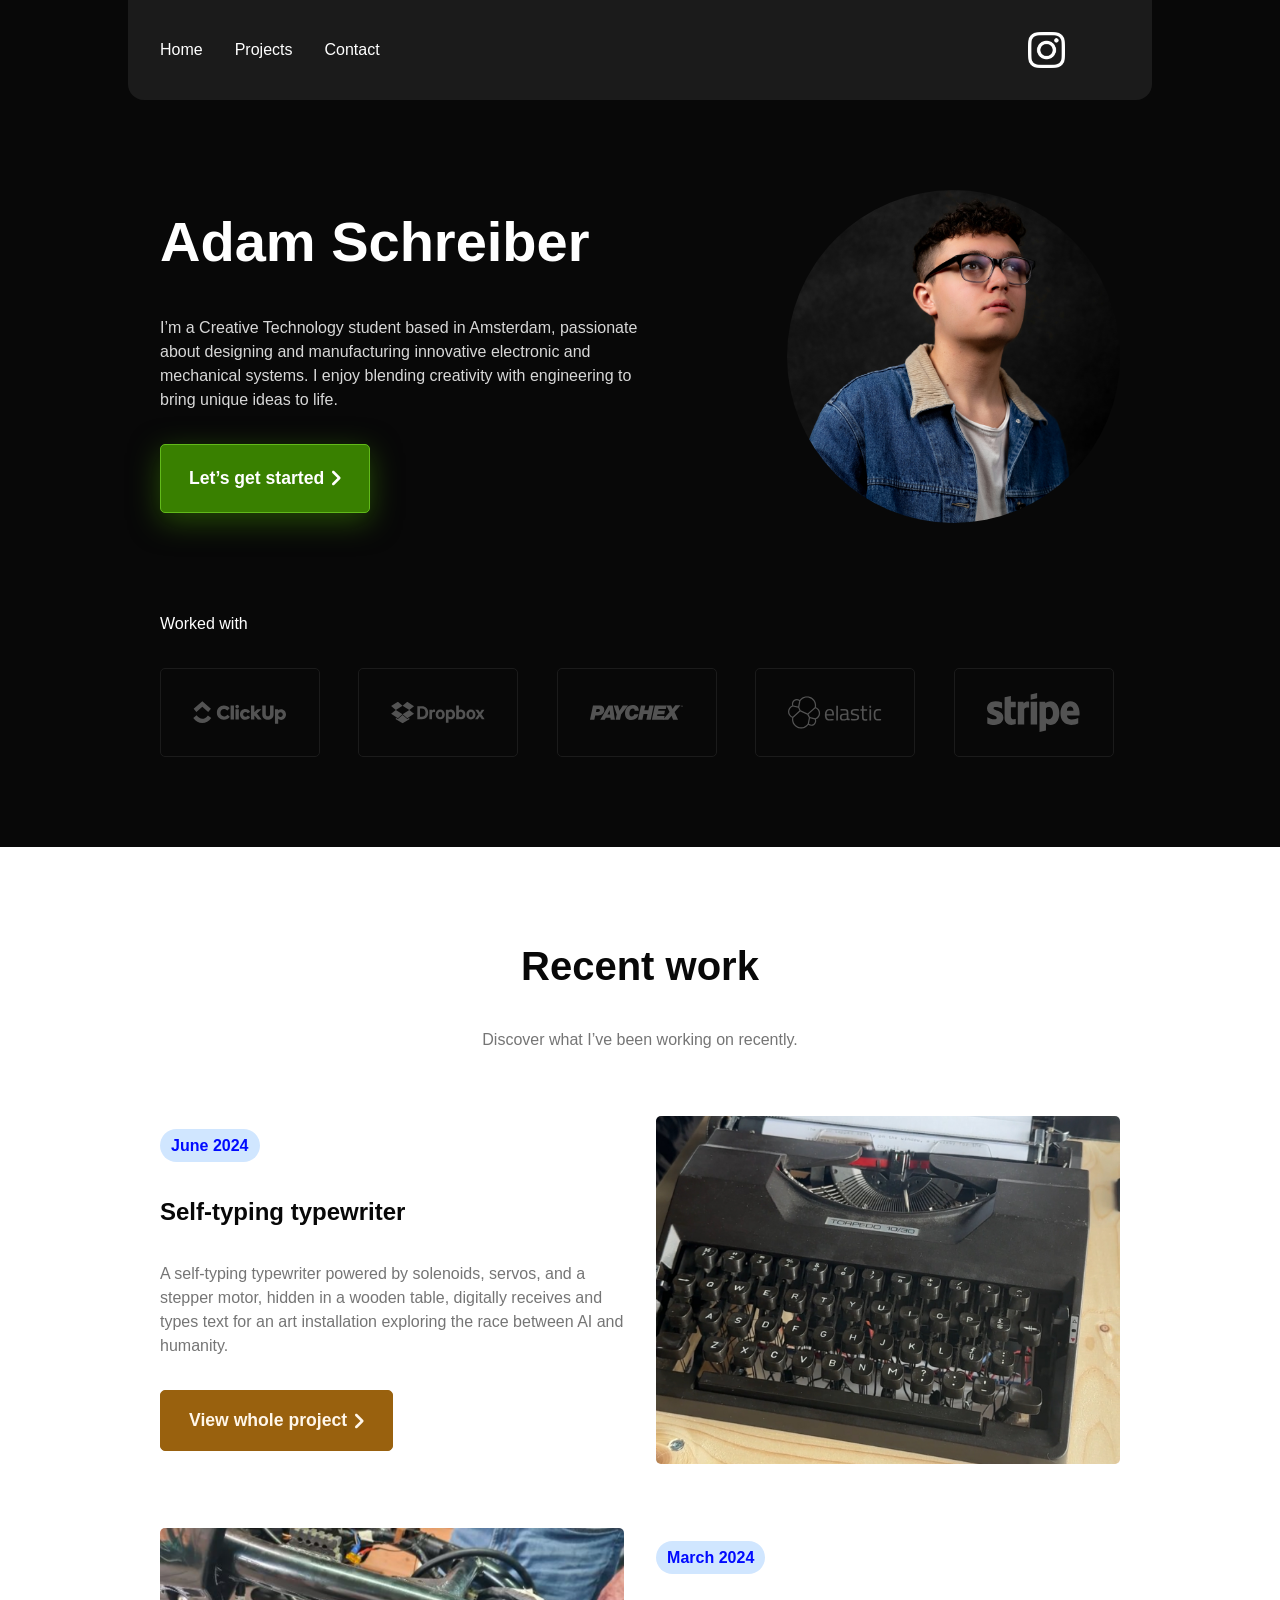
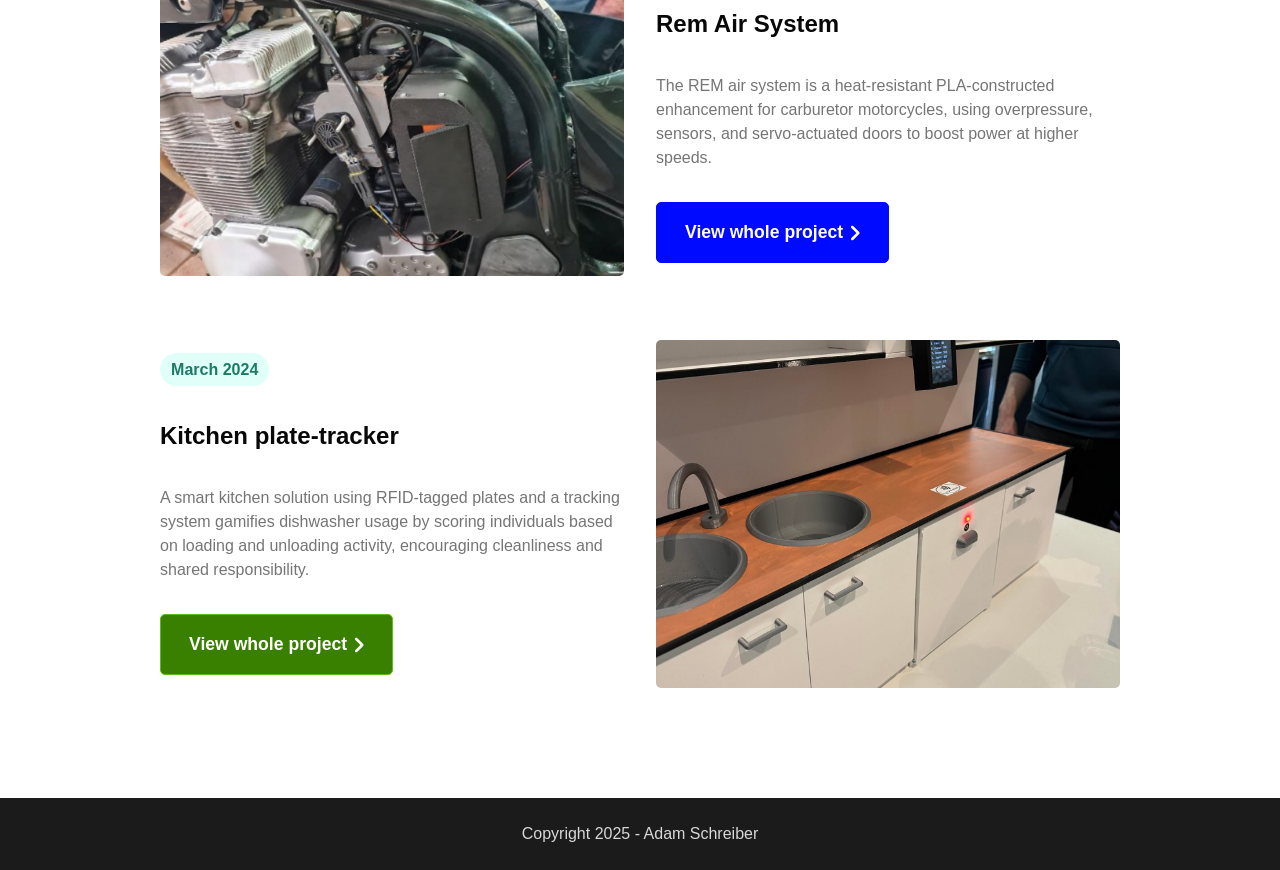
<file: index.html>
<!doctype html>
<html lang="en">
  <head>
    <link
      rel="stylesheet"
      type="text/css"
      href="/assets/static/app_generated_index-6937cd5a.DDUkP7f3.css"
    />
    <meta charset="UTF-8" />
    <meta name="viewport" content="width=device-width,initial-scale=1" />
    <link
      rel="preload"
      as="image"
      imagesrcset="/assets/jackson-schaal-MXOMvdH0E0A-unsplash_LJ3g1g03b8ed1gQbFj4vf.jpg 16w, /assets/jackson-schaal-MXOMvdH0E0A-unsplash_LJ3g1g03b8ed1gQbFj4vf.jpg 32w, /assets/jackson-schaal-MXOMvdH0E0A-unsplash_LJ3g1g03b8ed1gQbFj4vf.jpg 48w, /assets/jackson-schaal-MXOMvdH0E0A-unsplash_LJ3g1g03b8ed1gQbFj4vf.jpg 64w, /assets/jackson-schaal-MXOMvdH0E0A-unsplash_LJ3g1g03b8ed1gQbFj4vf.jpg 96w, /assets/jackson-schaal-MXOMvdH0E0A-unsplash_LJ3g1g03b8ed1gQbFj4vf.jpg 128w, /assets/jackson-schaal-MXOMvdH0E0A-unsplash_LJ3g1g03b8ed1gQbFj4vf.jpg 256w, /assets/jackson-schaal-MXOMvdH0E0A-unsplash_LJ3g1g03b8ed1gQbFj4vf.jpg 384w, /assets/jackson-schaal-MXOMvdH0E0A-unsplash_LJ3g1g03b8ed1gQbFj4vf.jpg 640w, /assets/jackson-schaal-MXOMvdH0E0A-unsplash_LJ3g1g03b8ed1gQbFj4vf.jpg 750w, /assets/jackson-schaal-MXOMvdH0E0A-unsplash_LJ3g1g03b8ed1gQbFj4vf.jpg 828w, /assets/jackson-schaal-MXOMvdH0E0A-unsplash_LJ3g1g03b8ed1gQbFj4vf.jpg 1080w"
      imagesizes="100vw"
    />
    <link
      rel="preload"
      as="image"
      imagesrcset="/assets/clickup_logo_1_N0xfWHz5Su17oejLYSjgH.svg 16w, /assets/clickup_logo_1_N0xfWHz5Su17oejLYSjgH.svg 32w, /assets/clickup_logo_1_N0xfWHz5Su17oejLYSjgH.svg 48w, /assets/clickup_logo_1_N0xfWHz5Su17oejLYSjgH.svg 64w, /assets/clickup_logo_1_N0xfWHz5Su17oejLYSjgH.svg 96w, /assets/clickup_logo_1_N0xfWHz5Su17oejLYSjgH.svg 128w, /assets/clickup_logo_1_N0xfWHz5Su17oejLYSjgH.svg 256w"
      imagesizes="100vw"
    />
    <link
      rel="preload"
      as="image"
      imagesrcset="/assets/dropbox_blue_1_3KbvkJlT6gMLtNm2Pj9sh.svg 16w, /assets/dropbox_blue_1_3KbvkJlT6gMLtNm2Pj9sh.svg 32w, /assets/dropbox_blue_1_3KbvkJlT6gMLtNm2Pj9sh.svg 48w, /assets/dropbox_blue_1_3KbvkJlT6gMLtNm2Pj9sh.svg 64w, /assets/dropbox_blue_1_3KbvkJlT6gMLtNm2Pj9sh.svg 96w, /assets/dropbox_blue_1_3KbvkJlT6gMLtNm2Pj9sh.svg 128w, /assets/dropbox_blue_1_3KbvkJlT6gMLtNm2Pj9sh.svg 256w"
      imagesizes="100vw"
    />
    <link
      rel="preload"
      as="image"
      imagesrcset="/assets/Group_(1)_3wsl5LDM-tBOSPQkbnCc3.svg 16w, /assets/Group_(1)_3wsl5LDM-tBOSPQkbnCc3.svg 32w, /assets/Group_(1)_3wsl5LDM-tBOSPQkbnCc3.svg 48w, /assets/Group_(1)_3wsl5LDM-tBOSPQkbnCc3.svg 64w, /assets/Group_(1)_3wsl5LDM-tBOSPQkbnCc3.svg 96w, /assets/Group_(1)_3wsl5LDM-tBOSPQkbnCc3.svg 128w, /assets/Group_(1)_3wsl5LDM-tBOSPQkbnCc3.svg 256w"
      imagesizes="100vw"
    />
    <link
      rel="preload"
      as="image"
      imagesrcset="/assets/Elastic_logo_1_jIqqikC1QFcSQhPOD55I-.svg 16w, /assets/Elastic_logo_1_jIqqikC1QFcSQhPOD55I-.svg 32w, /assets/Elastic_logo_1_jIqqikC1QFcSQhPOD55I-.svg 48w, /assets/Elastic_logo_1_jIqqikC1QFcSQhPOD55I-.svg 64w, /assets/Elastic_logo_1_jIqqikC1QFcSQhPOD55I-.svg 96w, /assets/Elastic_logo_1_jIqqikC1QFcSQhPOD55I-.svg 128w, /assets/Elastic_logo_1_jIqqikC1QFcSQhPOD55I-.svg 256w"
      imagesizes="100vw"
    />
    <link
      rel="preload"
      as="image"
      imagesrcset="/assets/Group_howpTHBKp5i1QxNPrrG_5.svg 16w, /assets/Group_howpTHBKp5i1QxNPrrG_5.svg 32w, /assets/Group_howpTHBKp5i1QxNPrrG_5.svg 48w, /assets/Group_howpTHBKp5i1QxNPrrG_5.svg 64w, /assets/Group_howpTHBKp5i1QxNPrrG_5.svg 96w, /assets/Group_howpTHBKp5i1QxNPrrG_5.svg 128w"
      imagesizes="100vw"
    />
    <meta property="og:url" content="https://url/" />
    <title>Personal Portfolio Template</title>
    <meta property="og:title" content="Personal Portfolio Template" />
    <meta
      name="description"
      content="Portoflio of my work and customer stories."
    />
    <meta
      property="og:description"
      content="Portoflio of my work and customer stories."
    />
    <meta property="og:type" content="website" />
    <meta property="og:image" />
    <link rel="icon" href="/assets/logo_r1qaJQiri6sK3rPyq-Sar.svg" />
  </head>
  <body class="w-body">
    <div class="w-box">
      <div style="display: contents">
        <div style="display: contents">
          <div class="w-html-embed">
            <style>
              * {
                /* Remove preset margins on everything so they can be applied where we want. */
                margin: 0;
                /* Make links scroll to their sections smoothly. */
                scroll-behavior: smooth;
              }
            </style>
          </div>
          <div class="w-box c130qyz3">
            <nav
              class="w-box c1357293 c9jnjeu c5tmc3l c1ldum37 czr2pxy c155uc7w cry9bxc c1lxiyww ca4qjwu c1cdc69r c1e5l06w c1kujfpy c1vfv5ml c18v2pa2 c1gut7ra cvyaqlm c5dy17i c1hsfuam c12jt7do cc3dq2t"
            >
              <div style="display: contents">
                <div style="display: contents">
                  <div
                    class="w-box cry9bxc c1qyy4dh c18v2pa2 c10zkoym ct8c5y2 c15cml01 c10x096o c1rstvfo"
                  >
                    <a
                      href="/"
                      class="w-link c1b44psv csru8nn c1hz2opz c1c9nyn co9inq6 c18nx7en c13zjl4p c135vpv5 c1qyy4dh ct02u4h cl60rel c1ib9cr2 cb06ied"
                      >Home</a
                    ><a
                      href="/#casestudies"
                      class="w-link c1b44psv csru8nn c1hz2opz c1c9nyn co9inq6 c18nx7en c13zjl4p c135vpv5 c1qyy4dh ct02u4h cl60rel c1ib9cr2 cb06ied"
                      >Projects</a
                    ><a
                      href="/#contact"
                      class="w-link c1b44psv csru8nn c1hz2opz c1c9nyn co9inq6 c18nx7en c13zjl4p c135vpv5 c1qyy4dh ct02u4h cl60rel c1ib9cr2 cb06ied"
                      >Contact</a
                    >
                  </div>
                  <div
                    class="w-box cry9bxc ce5h5qp csadq8m c1qyy4dh ct02u4h ck3ozxv c1rstvfo c10x096o"
                  >
                    <a
                      href="https://www.instagram.com/engineerschreiber?igsh=MW0wenJ1MzNwYWd0bA=="
                      class="w-link cir85gx cavd3zn calgwjp c1bkqfhr c1rpznit"
                      ><img
                        alt=""
                        width="512"
                        height="512"
                        src="/assets/instagram-white-icon_0GWjIe9xWKgG1WqUfUwi6.webp"
                        class="w-image czr2pxy cavd3zn c1n6cdq4 c3xzas1"
                        sizes="100vw"
                        srcset="
                          /assets/instagram-white-icon_0GWjIe9xWKgG1WqUfUwi6.webp   16w,
                          /assets/instagram-white-icon_0GWjIe9xWKgG1WqUfUwi6.webp   32w,
                          /assets/instagram-white-icon_0GWjIe9xWKgG1WqUfUwi6.webp   48w,
                          /assets/instagram-white-icon_0GWjIe9xWKgG1WqUfUwi6.webp   64w,
                          /assets/instagram-white-icon_0GWjIe9xWKgG1WqUfUwi6.webp   96w,
                          /assets/instagram-white-icon_0GWjIe9xWKgG1WqUfUwi6.webp  128w,
                          /assets/instagram-white-icon_0GWjIe9xWKgG1WqUfUwi6.webp  256w,
                          /assets/instagram-white-icon_0GWjIe9xWKgG1WqUfUwi6.webp  384w,
                          /assets/instagram-white-icon_0GWjIe9xWKgG1WqUfUwi6.webp  640w,
                          /assets/instagram-white-icon_0GWjIe9xWKgG1WqUfUwi6.webp  750w,
                          /assets/instagram-white-icon_0GWjIe9xWKgG1WqUfUwi6.webp  828w,
                          /assets/instagram-white-icon_0GWjIe9xWKgG1WqUfUwi6.webp 1080w
                        "
                        decoding="async"
                        loading="lazy"
                    /></a>
                  </div>
                </div>
              </div>
            </nav>
            <div
              data-state="closed"
              class="w-collapsible cwvpjlf cx6c9kw c174sw29 czqy8m4 c4etu7w c10x096o c1fvno8n c18rgifh cscsz6x coh89bn"
            >
              <button
                type="button"
                aria-label="Open mobile menu"
                class="w-button c1b44psv cl8m66n c1b2tb9q c1xm4ef6 c1j33arz c1r2vfc1 ccfzz03 cub2gss cgcvr98 c1xjllne c135vpv5 ckm1y83 csru8nn c1md20bl c1e892th c1qyy4dh ct02u4h c1nouzdk c1hz2opz c1c9nyn co9inq6 c18nx7en c13zjl4p c1cb3y4c c1h3d6dm c10psuuk cl60rel c1ib9cr2 cb06ied cv7lanz c1q2ekan cngthtj ckqzz7r"
                aria-controls="radix-:R56:"
                aria-expanded="false"
                data-state="closed"
              >
                <div class="w-html-embed">
                  <svg
                    xmlns="http://www.w3.org/2000/svg"
                    width="100%"
                    height="100%"
                    viewBox="0 0 24 24"
                    fill="none"
                    stroke="currentColor"
                    stroke-width="2"
                    stroke-linecap="round"
                    stroke-linejoin="round"
                    class="lucide lucide-menu"
                  >
                    <line x1="4" x2="20" y1="12" y2="12"></line>
                    <line x1="4" x2="20" y1="6" y2="6"></line>
                    <line x1="4" x2="20" y1="18" y2="18"></line>
                  </svg>
                </div>
              </button>
              <div
                data-state="closed"
                id="radix-:R56:"
                hidden=""
                data-ani="expand"
                class="w-collapsible-content"
              ></div>
            </div>
          </div>
        </div>
      </div>
      <main class="w-box">
        <section class="w-box cna0hdz c1mzb2kd c130qyz3 cqlgvkl c82o5tr">
          <div
            class="w-box c1357293 c9jnjeu c5tmc3l c1ldum37 czr2pxy c155uc7w copqmak c1lfjoq7 czt6zfr cen6rs1 c109i5bh c1qyy4dh cx6c9kw c174sw29"
          >
            <div
              class="w-box cry9bxc c1lfjoq7 c16xs6ny ct02u4h c10zkoym ct8c5y2"
            >
              <h1 class="w-heading c11nr3ex c11dowh9 c1b44psv c8ys3vy">
                Adam Schreiber
              </h1>
              <div class="w-box cwvpjlf c149s0mc">
                <div style="display: contents">
                  <div style="display: contents">
                    <img
                      alt="Picture of me"
                      width="500"
                      height="500"
                      src="/assets/jackson-schaal-MXOMvdH0E0A-unsplash_LJ3g1g03b8ed1gQbFj4vf.jpg"
                      class="w-image c57yvzh c1nj04wn c1nitjp7 c195lvp6 c1hr6a6t"
                      sizes="100vw"
                      srcset="
                        /assets/jackson-schaal-MXOMvdH0E0A-unsplash_LJ3g1g03b8ed1gQbFj4vf.jpg   16w,
                        /assets/jackson-schaal-MXOMvdH0E0A-unsplash_LJ3g1g03b8ed1gQbFj4vf.jpg   32w,
                        /assets/jackson-schaal-MXOMvdH0E0A-unsplash_LJ3g1g03b8ed1gQbFj4vf.jpg   48w,
                        /assets/jackson-schaal-MXOMvdH0E0A-unsplash_LJ3g1g03b8ed1gQbFj4vf.jpg   64w,
                        /assets/jackson-schaal-MXOMvdH0E0A-unsplash_LJ3g1g03b8ed1gQbFj4vf.jpg   96w,
                        /assets/jackson-schaal-MXOMvdH0E0A-unsplash_LJ3g1g03b8ed1gQbFj4vf.jpg  128w,
                        /assets/jackson-schaal-MXOMvdH0E0A-unsplash_LJ3g1g03b8ed1gQbFj4vf.jpg  256w,
                        /assets/jackson-schaal-MXOMvdH0E0A-unsplash_LJ3g1g03b8ed1gQbFj4vf.jpg  384w,
                        /assets/jackson-schaal-MXOMvdH0E0A-unsplash_LJ3g1g03b8ed1gQbFj4vf.jpg  640w,
                        /assets/jackson-schaal-MXOMvdH0E0A-unsplash_LJ3g1g03b8ed1gQbFj4vf.jpg  750w,
                        /assets/jackson-schaal-MXOMvdH0E0A-unsplash_LJ3g1g03b8ed1gQbFj4vf.jpg  828w,
                        /assets/jackson-schaal-MXOMvdH0E0A-unsplash_LJ3g1g03b8ed1gQbFj4vf.jpg 1080w
                      "
                      decoding="async"
                      loading="eager"
                    />
                  </div>
                </div>
              </div>
              <p class="w-paragraph c1rco612">
                I’m a Creative Technology student based in Amsterdam, passionate
                about designing and manufacturing innovative electronic and
                mechanical systems. I enjoy blending creativity with engineering
                to bring unique ideas to life.
              </p>
              <a
                href="/#casestudies"
                class="w-link c1b44psv cl8m66n cihfpxt cb4vmi8 c1j33arz c1r2vfc1 ccfzz03 cub2gss cgcvr98 c1xjllne c135vpv5 ckm1y83 csru8nn c1md20bl c1e892th c1qyy4dh ct02u4h c1nouzdk c1hz2opz c1c9nyn co9inq6 c18nx7en c13zjl4p c1cb3y4c c1h3d6dm c10psuuk cl60rel c1ib9cr2 cb06ied"
                ><span class="w-text">Let’s get started</span>
                <div class="w-html-embed csru8nn cblpe2z c1y0z7zr">
                  <svg
                    width="100%"
                    height="100%"
                    viewBox="0 0 6 11"
                    fill="none"
                    xmlns="http://www.w3.org/2000/svg"
                  >
                    <path
                      d="M5.63335 4.87364L1.51379 0.759206C1.16776 0.413598 0.605566 0.413598 0.259528 0.759206C-0.0865095 1.10481 -0.0865095 1.66631 0.259528 2.01191L3.75196 5.5L0.259528 8.9881C-0.0865095 9.3337 -0.0865095 9.8952 0.259528 10.2408C0.432545 10.4136 0.65957 10.5 0.886652 10.5C1.11373 10.5 1.34078 10.4136 1.51378 10.2408L5.63333 6.12637C5.97937 5.78076 5.97937 5.21927 5.63333 4.87366L5.63335 4.87364Z"
                      fill="currentColor"
                    ></path>
                  </svg></div
              ></a>
            </div>
            <div class="w-box cc3dq2t">
              <div style="display: contents">
                <div style="display: contents">
                  <img
                    alt="Picture of me"
                    width="500"
                    height="500"
                    src="/assets/jackson-schaal-MXOMvdH0E0A-unsplash_LJ3g1g03b8ed1gQbFj4vf.jpg"
                    class="w-image c57yvzh c1nj04wn c1nitjp7 c195lvp6 c1hr6a6t"
                    sizes="100vw"
                    srcset="
                      /assets/jackson-schaal-MXOMvdH0E0A-unsplash_LJ3g1g03b8ed1gQbFj4vf.jpg   16w,
                      /assets/jackson-schaal-MXOMvdH0E0A-unsplash_LJ3g1g03b8ed1gQbFj4vf.jpg   32w,
                      /assets/jackson-schaal-MXOMvdH0E0A-unsplash_LJ3g1g03b8ed1gQbFj4vf.jpg   48w,
                      /assets/jackson-schaal-MXOMvdH0E0A-unsplash_LJ3g1g03b8ed1gQbFj4vf.jpg   64w,
                      /assets/jackson-schaal-MXOMvdH0E0A-unsplash_LJ3g1g03b8ed1gQbFj4vf.jpg   96w,
                      /assets/jackson-schaal-MXOMvdH0E0A-unsplash_LJ3g1g03b8ed1gQbFj4vf.jpg  128w,
                      /assets/jackson-schaal-MXOMvdH0E0A-unsplash_LJ3g1g03b8ed1gQbFj4vf.jpg  256w,
                      /assets/jackson-schaal-MXOMvdH0E0A-unsplash_LJ3g1g03b8ed1gQbFj4vf.jpg  384w,
                      /assets/jackson-schaal-MXOMvdH0E0A-unsplash_LJ3g1g03b8ed1gQbFj4vf.jpg  640w,
                      /assets/jackson-schaal-MXOMvdH0E0A-unsplash_LJ3g1g03b8ed1gQbFj4vf.jpg  750w,
                      /assets/jackson-schaal-MXOMvdH0E0A-unsplash_LJ3g1g03b8ed1gQbFj4vf.jpg  828w,
                      /assets/jackson-schaal-MXOMvdH0E0A-unsplash_LJ3g1g03b8ed1gQbFj4vf.jpg 1080w
                    "
                    decoding="async"
                    loading="eager"
                  />
                </div>
              </div>
            </div>
          </div>
        </section>
        <section
          id="casestudies"
          class="w-box c1fo9lv5 c1mzb2kd c130qyz3 cqlgvkl c82o5tr"
        >
          <div
            class="w-box c1357293 c9jnjeu c5tmc3l c1ldum37 czr2pxy c155uc7w cry9bxc c1lfjoq7 c1v273o4 c1nn476t"
          >
            <h2 class="w-heading c160atll cn12ej2 c1b44psv c1iq8fyu c12f3mdq">
              Worked with
            </h2>
            <div
              class="w-box copqmak c10zkoym ct8c5y2 corcrpm cx6c9kw c1mpedrw c1jjfh4b c1bulmrh cehyk0s"
            >
              <img
                alt="Clickup Logo"
                width="83"
                height="20"
                src="/assets/clickup_logo_1_N0xfWHz5Su17oejLYSjgH.svg"
                class="w-image cup9vyi c1ldum37 c1n5d942 c5tmc3l ccfzz03 cub2gss cgcvr98 c1xjllne c1s9lq31 c1bkqfhr c1bt8bzx c1e3v5m0 c17jj8qr c1mt98we"
                sizes="100vw"
                srcset="
                  /assets/clickup_logo_1_N0xfWHz5Su17oejLYSjgH.svg  16w,
                  /assets/clickup_logo_1_N0xfWHz5Su17oejLYSjgH.svg  32w,
                  /assets/clickup_logo_1_N0xfWHz5Su17oejLYSjgH.svg  48w,
                  /assets/clickup_logo_1_N0xfWHz5Su17oejLYSjgH.svg  64w,
                  /assets/clickup_logo_1_N0xfWHz5Su17oejLYSjgH.svg  96w,
                  /assets/clickup_logo_1_N0xfWHz5Su17oejLYSjgH.svg 128w,
                  /assets/clickup_logo_1_N0xfWHz5Su17oejLYSjgH.svg 256w
                "
                decoding="async"
                loading="eager"
              /><img
                alt="Dropbox Logo"
                width="95"
                height="22"
                src="/assets/dropbox_blue_1_3KbvkJlT6gMLtNm2Pj9sh.svg"
                class="w-image cup9vyi c1ldum37 c1n5d942 c5tmc3l ccfzz03 cub2gss cgcvr98 c1xjllne c1s9lq31 c1bkqfhr c1bt8bzx c1e3v5m0 c17jj8qr c1mt98we"
                sizes="100vw"
                srcset="
                  /assets/dropbox_blue_1_3KbvkJlT6gMLtNm2Pj9sh.svg  16w,
                  /assets/dropbox_blue_1_3KbvkJlT6gMLtNm2Pj9sh.svg  32w,
                  /assets/dropbox_blue_1_3KbvkJlT6gMLtNm2Pj9sh.svg  48w,
                  /assets/dropbox_blue_1_3KbvkJlT6gMLtNm2Pj9sh.svg  64w,
                  /assets/dropbox_blue_1_3KbvkJlT6gMLtNm2Pj9sh.svg  96w,
                  /assets/dropbox_blue_1_3KbvkJlT6gMLtNm2Pj9sh.svg 128w,
                  /assets/dropbox_blue_1_3KbvkJlT6gMLtNm2Pj9sh.svg 256w
                "
                decoding="async"
                loading="eager"
              /><img
                alt="Paychex Logo"
                width="88"
                height="14"
                src="/assets/Group_(1)_3wsl5LDM-tBOSPQkbnCc3.svg"
                class="w-image cup9vyi c1ldum37 c1n5d942 c5tmc3l ccfzz03 cub2gss cgcvr98 c1xjllne c1s9lq31 c1bkqfhr c1bt8bzx c1e3v5m0 c17jj8qr c1mt98we"
                sizes="100vw"
                srcset="
                  /assets/Group_(1)_3wsl5LDM-tBOSPQkbnCc3.svg  16w,
                  /assets/Group_(1)_3wsl5LDM-tBOSPQkbnCc3.svg  32w,
                  /assets/Group_(1)_3wsl5LDM-tBOSPQkbnCc3.svg  48w,
                  /assets/Group_(1)_3wsl5LDM-tBOSPQkbnCc3.svg  64w,
                  /assets/Group_(1)_3wsl5LDM-tBOSPQkbnCc3.svg  96w,
                  /assets/Group_(1)_3wsl5LDM-tBOSPQkbnCc3.svg 128w,
                  /assets/Group_(1)_3wsl5LDM-tBOSPQkbnCc3.svg 256w
                "
                decoding="async"
                loading="eager"
              /><img
                alt="Elastic Logo"
                width="82"
                height="28"
                src="/assets/Elastic_logo_1_jIqqikC1QFcSQhPOD55I-.svg"
                class="w-image cup9vyi c1ldum37 c1n5d942 c5tmc3l ccfzz03 cub2gss cgcvr98 c1xjllne c1s9lq31 c1bkqfhr c1bt8bzx c1e3v5m0 c17jj8qr c1mt98we"
                sizes="100vw"
                srcset="
                  /assets/Elastic_logo_1_jIqqikC1QFcSQhPOD55I-.svg  16w,
                  /assets/Elastic_logo_1_jIqqikC1QFcSQhPOD55I-.svg  32w,
                  /assets/Elastic_logo_1_jIqqikC1QFcSQhPOD55I-.svg  48w,
                  /assets/Elastic_logo_1_jIqqikC1QFcSQhPOD55I-.svg  64w,
                  /assets/Elastic_logo_1_jIqqikC1QFcSQhPOD55I-.svg  96w,
                  /assets/Elastic_logo_1_jIqqikC1QFcSQhPOD55I-.svg 128w,
                  /assets/Elastic_logo_1_jIqqikC1QFcSQhPOD55I-.svg 256w
                "
                decoding="async"
                loading="eager"
              /><img
                alt="Stripe Logo"
                width="61"
                height="25"
                src="/assets/Group_howpTHBKp5i1QxNPrrG_5.svg"
                class="w-image cup9vyi c1ldum37 c1n5d942 c5tmc3l ccfzz03 cub2gss cgcvr98 c1xjllne c1s9lq31 c1bkqfhr c1bt8bzx c1e3v5m0 c17jj8qr c1mt98we"
                sizes="100vw"
                srcset="
                  /assets/Group_howpTHBKp5i1QxNPrrG_5.svg  16w,
                  /assets/Group_howpTHBKp5i1QxNPrrG_5.svg  32w,
                  /assets/Group_howpTHBKp5i1QxNPrrG_5.svg  48w,
                  /assets/Group_howpTHBKp5i1QxNPrrG_5.svg  64w,
                  /assets/Group_howpTHBKp5i1QxNPrrG_5.svg  96w,
                  /assets/Group_howpTHBKp5i1QxNPrrG_5.svg 128w
                "
                decoding="async"
                loading="eager"
              />
            </div>
          </div>
        </section>
        <section id="casestudies" class="w-box cna0hdz c1mzb2kd">
          <div
            class="w-box c1357293 c9jnjeu c5tmc3l c1ldum37 czr2pxy c155uc7w cry9bxc c1lfjoq7 ca4qjwu c1cdc69r"
          >
            <div
              class="w-box cry9bxc c1qyy4dh ct02u4h c1z0l37u c1ml0hr7 c1lfjoq7 c1qom380 c1rco612 c9jnjeu c1357293"
            >
              <h2 class="w-heading c1dxq9cf c11dowh9 c12y6bqh c8ys3vy c1qom380">
                Recent work
              </h2>
              <p class="w-paragraph c1qom380">
                Discover what I’ve been working on recently.
              </p>
            </div>
            <div class="w-box cry9bxc c1lfjoq7 c1s46o9r cdczzub">
              <div
                class="w-box c1p8k1aa copqmak c1lxiyww c10zkoym ct8c5y2 c18v2pa2 c1qyy4dh c1f64byh cx6c9kw c13vvg1g"
              >
                <div
                  data-ani="slide-right"
                  class="w-box cry9bxc c1lfjoq7 c10zkoym ct8c5y2 ct02u4h c1mcu1jn c16xs6ny"
                >
                  <div
                    class="w-text c9o269a c1tpxdjq c1911kcz cif7xwi crezeol cy9kb2v cu385pj cvghewe cfzf927 c1noknrj c11dowh9"
                  >
                    June 2024
                  </div>
                  <div
                    class="w-box cry9bxc c1lfjoq7 c1z0l37u c1ml0hr7 c16xs6ny c1wt8a7g"
                  >
                    <h3 class="w-heading cuoke4w c11dowh9 c12y6bqh c8ys3vy">
                      Self-typing typewriter
                    </h3>
                    <p class="w-paragraph">
                      A self-typing typewriter powered by solenoids, servos, and
                      a stepper motor, hidden in a wooden table, digitally
                      receives and types text for an art installation exploring
                      the race between AI and humanity.
                    </p>
                  </div>
                  <div class="w-box">
                    <a
                      href="/typewriter"
                      class="w-link c1a6lg5i c276cpf c1b2tb9q c1xm4ef6 c1j33arz c1r2vfc1 ccfzz03 cub2gss cgcvr98 c1xjllne c135vpv5 caafw5v csru8nn c1md20bl c1e892th c1qyy4dh ct02u4h c1nouzdk c1hz2opz c1c9nyn co9inq6 c18nx7en c13zjl4p c1cb3y4c c1h3d6dm cm6idqo cl60rel c1ib9cr2 cb06ied"
                      ><span class="w-text">View whole project</span>
                      <div class="w-html-embed csru8nn cblpe2z c1y0z7zr">
                        <svg
                          width="100%"
                          height="100%"
                          viewBox="0 0 6 11"
                          fill="none"
                          xmlns="http://www.w3.org/2000/svg"
                        >
                          <path
                            d="M5.63335 4.87364L1.51379 0.759206C1.16776 0.413598 0.605566 0.413598 0.259528 0.759206C-0.0865095 1.10481 -0.0865095 1.66631 0.259528 2.01191L3.75196 5.5L0.259528 8.9881C-0.0865095 9.3337 -0.0865095 9.8952 0.259528 10.2408C0.432545 10.4136 0.65957 10.5 0.886652 10.5C1.11373 10.5 1.34078 10.4136 1.51378 10.2408L5.63333 6.12637C5.97937 5.78076 5.97937 5.21927 5.63333 4.87366L5.63335 4.87364Z"
                            fill="currentColor"
                          ></path>
                        </svg></div
                    ></a>
                  </div>
                </div>
                <div data-ani="slide-left" class="w-box">
                  <img
                    alt="Laptop on desk"
                    width="1290"
                    height="2143"
                    src="/assets/IMG-8912_uYb7gSM64sDFPRnU_Bwa-.jpg"
                    class="w-image cr8yqfm c1ufwdzl c5blvcv cml0h3f crf3ls2 c1gxuxwl c57idyp"
                    sizes="100vw"
                    srcset="
                      /assets/IMG-8912_uYb7gSM64sDFPRnU_Bwa-.jpg   16w,
                      /assets/IMG-8912_uYb7gSM64sDFPRnU_Bwa-.jpg   32w,
                      /assets/IMG-8912_uYb7gSM64sDFPRnU_Bwa-.jpg   48w,
                      /assets/IMG-8912_uYb7gSM64sDFPRnU_Bwa-.jpg   64w,
                      /assets/IMG-8912_uYb7gSM64sDFPRnU_Bwa-.jpg   96w,
                      /assets/IMG-8912_uYb7gSM64sDFPRnU_Bwa-.jpg  128w,
                      /assets/IMG-8912_uYb7gSM64sDFPRnU_Bwa-.jpg  256w,
                      /assets/IMG-8912_uYb7gSM64sDFPRnU_Bwa-.jpg  384w,
                      /assets/IMG-8912_uYb7gSM64sDFPRnU_Bwa-.jpg  640w,
                      /assets/IMG-8912_uYb7gSM64sDFPRnU_Bwa-.jpg  750w,
                      /assets/IMG-8912_uYb7gSM64sDFPRnU_Bwa-.jpg  828w,
                      /assets/IMG-8912_uYb7gSM64sDFPRnU_Bwa-.jpg 1080w,
                      /assets/IMG-8912_uYb7gSM64sDFPRnU_Bwa-.jpg 1200w,
                      /assets/IMG-8912_uYb7gSM64sDFPRnU_Bwa-.jpg 1920w,
                      /assets/IMG-8912_uYb7gSM64sDFPRnU_Bwa-.jpg 2048w,
                      /assets/IMG-8912_uYb7gSM64sDFPRnU_Bwa-.jpg 3840w
                    "
                    decoding="async"
                    loading="lazy"
                  />
                </div>
              </div>
              <div
                class="w-box c1p8k1aa copqmak c1lxiyww c10zkoym ct8c5y2 c18v2pa2 c1qyy4dh c1f64byh cx6c9kw c174sw29"
              >
                <div data-ani="slide-right" class="w-box">
                  <img
                    alt="creator studio"
                    width="1188"
                    height="886"
                    src="/assets/Screenshot_2024-07-16_at_12.21.07_pqOqax8ViHoVTbqwaX9ua.png"
                    class="w-image cr8yqfm c1ufwdzl c5blvcv cml0h3f crf3ls2 c1gxuxwl c57idyp"
                    sizes="100vw"
                    srcset="
                      /assets/Screenshot_2024-07-16_at_12.21.07_pqOqax8ViHoVTbqwaX9ua.png   16w,
                      /assets/Screenshot_2024-07-16_at_12.21.07_pqOqax8ViHoVTbqwaX9ua.png   32w,
                      /assets/Screenshot_2024-07-16_at_12.21.07_pqOqax8ViHoVTbqwaX9ua.png   48w,
                      /assets/Screenshot_2024-07-16_at_12.21.07_pqOqax8ViHoVTbqwaX9ua.png   64w,
                      /assets/Screenshot_2024-07-16_at_12.21.07_pqOqax8ViHoVTbqwaX9ua.png   96w,
                      /assets/Screenshot_2024-07-16_at_12.21.07_pqOqax8ViHoVTbqwaX9ua.png  128w,
                      /assets/Screenshot_2024-07-16_at_12.21.07_pqOqax8ViHoVTbqwaX9ua.png  256w,
                      /assets/Screenshot_2024-07-16_at_12.21.07_pqOqax8ViHoVTbqwaX9ua.png  384w,
                      /assets/Screenshot_2024-07-16_at_12.21.07_pqOqax8ViHoVTbqwaX9ua.png  640w,
                      /assets/Screenshot_2024-07-16_at_12.21.07_pqOqax8ViHoVTbqwaX9ua.png  750w,
                      /assets/Screenshot_2024-07-16_at_12.21.07_pqOqax8ViHoVTbqwaX9ua.png  828w,
                      /assets/Screenshot_2024-07-16_at_12.21.07_pqOqax8ViHoVTbqwaX9ua.png 1080w,
                      /assets/Screenshot_2024-07-16_at_12.21.07_pqOqax8ViHoVTbqwaX9ua.png 1200w,
                      /assets/Screenshot_2024-07-16_at_12.21.07_pqOqax8ViHoVTbqwaX9ua.png 1920w,
                      /assets/Screenshot_2024-07-16_at_12.21.07_pqOqax8ViHoVTbqwaX9ua.png 2048w,
                      /assets/Screenshot_2024-07-16_at_12.21.07_pqOqax8ViHoVTbqwaX9ua.png 3840w
                    "
                    decoding="async"
                    loading="lazy"
                  />
                </div>
                <div
                  data-ani="slide-left"
                  class="w-box cry9bxc c1lfjoq7 c10zkoym ct8c5y2 ct02u4h c1mcu1jn c16xs6ny"
                >
                  <div
                    class="w-box cry9bxc c1lfjoq7 c1z0l37u c1ml0hr7 c16xs6ny c1wt8a7g"
                  >
                    <div
                      class="w-text c9o269a c1tpxdjq c1911kcz cif7xwi crezeol cy9kb2v cu385pj cvghewe cfzf927 c1noknrj c11dowh9"
                    >
                      March 2024
                    </div>
                    <h3 class="w-heading cuoke4w c11dowh9 c12y6bqh c8ys3vy">
                      Rem Air System
                    </h3>
                    <p class="w-paragraph">
                      The REM air system is a heat-resistant PLA-constructed
                      enhancement for carburetor motorcycles, using
                      overpressure, sensors, and servo-actuated doors to boost
                      power at higher speeds.
                    </p>
                  </div>
                  <div class="w-box">
                    <a
                      href="/rem"
                      class="w-link c1b44psv c1l1cgt9 c1b2tb9q c1xm4ef6 c1j33arz c1r2vfc1 ccfzz03 cub2gss cgcvr98 c1xjllne c135vpv5 caafw5v csru8nn c1md20bl c1e892th c1qyy4dh ct02u4h c1nouzdk c1hz2opz c1c9nyn co9inq6 c18nx7en c13zjl4p c1cb3y4c c1h3d6dm c5nr124 cl60rel c1ib9cr2 cb06ied"
                      ><span class="w-text">View whole project</span>
                      <div class="w-html-embed csru8nn cblpe2z c1y0z7zr">
                        <svg
                          width="100%"
                          height="100%"
                          viewBox="0 0 6 11"
                          fill="none"
                          xmlns="http://www.w3.org/2000/svg"
                        >
                          <path
                            d="M5.63335 4.87364L1.51379 0.759206C1.16776 0.413598 0.605566 0.413598 0.259528 0.759206C-0.0865095 1.10481 -0.0865095 1.66631 0.259528 2.01191L3.75196 5.5L0.259528 8.9881C-0.0865095 9.3337 -0.0865095 9.8952 0.259528 10.2408C0.432545 10.4136 0.65957 10.5 0.886652 10.5C1.11373 10.5 1.34078 10.4136 1.51378 10.2408L5.63333 6.12637C5.97937 5.78076 5.97937 5.21927 5.63333 4.87366L5.63335 4.87364Z"
                            fill="currentColor"
                          ></path>
                        </svg></div
                    ></a>
                  </div>
                </div>
              </div>
              <div
                class="w-box c1p8k1aa copqmak c1lxiyww c10zkoym ct8c5y2 c18v2pa2 c1qyy4dh c1f64byh cx6c9kw c13vvg1g"
              >
                <div
                  data-ani="slide-right"
                  class="w-box cry9bxc c1lfjoq7 c10zkoym ct8c5y2 ct02u4h c1mcu1jn c16xs6ny"
                >
                  <div
                    class="w-box cry9bxc c1lfjoq7 c1z0l37u c1ml0hr7 c16xs6ny c1wt8a7g"
                  >
                    <div
                      class="w-text c24qcja c9u18q3 c1911kcz cif7xwi crezeol cy9kb2v cu385pj cvghewe cfzf927 c1noknrj c11dowh9"
                    >
                      March 2024
                    </div>
                    <h3 class="w-heading cuoke4w c11dowh9 c12y6bqh c8ys3vy">
                      Kitchen plate-tracker
                    </h3>
                    <p class="w-paragraph">
                      A smart kitchen solution using RFID-tagged plates and a
                      tracking system gamifies dishwasher usage by scoring
                      individuals based on loading and unloading activity,
                      encouraging cleanliness and shared responsibility.
                    </p>
                  </div>
                  <div class="w-box">
                    <a
                      href="/kitchen"
                      class="w-link c1b44psv cl8m66n c1b2tb9q c1xm4ef6 c1j33arz c1r2vfc1 ccfzz03 cub2gss cgcvr98 c1xjllne c135vpv5 caafw5v csru8nn c1md20bl c1e892th c1qyy4dh ct02u4h c1nouzdk c1hz2opz c1c9nyn co9inq6 c18nx7en c13zjl4p c1cb3y4c c1h3d6dm c10psuuk cl60rel c1ib9cr2 cb06ied"
                      ><span class="w-text">View whole project</span>
                      <div class="w-html-embed csru8nn cblpe2z c1y0z7zr">
                        <svg
                          width="100%"
                          height="100%"
                          viewBox="0 0 6 11"
                          fill="none"
                          xmlns="http://www.w3.org/2000/svg"
                        >
                          <path
                            d="M5.63335 4.87364L1.51379 0.759206C1.16776 0.413598 0.605566 0.413598 0.259528 0.759206C-0.0865095 1.10481 -0.0865095 1.66631 0.259528 2.01191L3.75196 5.5L0.259528 8.9881C-0.0865095 9.3337 -0.0865095 9.8952 0.259528 10.2408C0.432545 10.4136 0.65957 10.5 0.886652 10.5C1.11373 10.5 1.34078 10.4136 1.51378 10.2408L5.63333 6.12637C5.97937 5.78076 5.97937 5.21927 5.63333 4.87366L5.63335 4.87364Z"
                            fill="currentColor"
                          ></path>
                        </svg></div
                    ></a>
                  </div>
                </div>
                <div data-ani="slide-left" class="w-box">
                  <img
                    alt="Screen behind plant"
                    width="1440"
                    height="1920"
                    src="/assets/6E207AEC-FA0F-45A7-B802-5828901F51AD_MLw61Vc3zN1mu6IgM4JuU.jpg"
                    class="w-image cr8yqfm c1ufwdzl c5blvcv cml0h3f crf3ls2 c1gxuxwl c57idyp"
                    sizes="100vw"
                    srcset="
                      /assets/6E207AEC-FA0F-45A7-B802-5828901F51AD_MLw61Vc3zN1mu6IgM4JuU.jpg   16w,
                      /assets/6E207AEC-FA0F-45A7-B802-5828901F51AD_MLw61Vc3zN1mu6IgM4JuU.jpg   32w,
                      /assets/6E207AEC-FA0F-45A7-B802-5828901F51AD_MLw61Vc3zN1mu6IgM4JuU.jpg   48w,
                      /assets/6E207AEC-FA0F-45A7-B802-5828901F51AD_MLw61Vc3zN1mu6IgM4JuU.jpg   64w,
                      /assets/6E207AEC-FA0F-45A7-B802-5828901F51AD_MLw61Vc3zN1mu6IgM4JuU.jpg   96w,
                      /assets/6E207AEC-FA0F-45A7-B802-5828901F51AD_MLw61Vc3zN1mu6IgM4JuU.jpg  128w,
                      /assets/6E207AEC-FA0F-45A7-B802-5828901F51AD_MLw61Vc3zN1mu6IgM4JuU.jpg  256w,
                      /assets/6E207AEC-FA0F-45A7-B802-5828901F51AD_MLw61Vc3zN1mu6IgM4JuU.jpg  384w,
                      /assets/6E207AEC-FA0F-45A7-B802-5828901F51AD_MLw61Vc3zN1mu6IgM4JuU.jpg  640w,
                      /assets/6E207AEC-FA0F-45A7-B802-5828901F51AD_MLw61Vc3zN1mu6IgM4JuU.jpg  750w,
                      /assets/6E207AEC-FA0F-45A7-B802-5828901F51AD_MLw61Vc3zN1mu6IgM4JuU.jpg  828w,
                      /assets/6E207AEC-FA0F-45A7-B802-5828901F51AD_MLw61Vc3zN1mu6IgM4JuU.jpg 1080w,
                      /assets/6E207AEC-FA0F-45A7-B802-5828901F51AD_MLw61Vc3zN1mu6IgM4JuU.jpg 1200w,
                      /assets/6E207AEC-FA0F-45A7-B802-5828901F51AD_MLw61Vc3zN1mu6IgM4JuU.jpg 1920w,
                      /assets/6E207AEC-FA0F-45A7-B802-5828901F51AD_MLw61Vc3zN1mu6IgM4JuU.jpg 2048w,
                      /assets/6E207AEC-FA0F-45A7-B802-5828901F51AD_MLw61Vc3zN1mu6IgM4JuU.jpg 3840w
                    "
                    decoding="async"
                    loading="lazy"
                  />
                </div>
              </div>
            </div>
          </div>
          <form class="w-form"></form>
        </section>
      </main>
      <div style="display: contents">
        <div style="display: contents">
          <footer id="contact" class="w-box c130qyz3 cqlgvkl c82o5tr">
            <div class="w-box c1e5l06w cup9vyi c1n5d942">
              <div
                class="w-box c1357293 c9jnjeu c5tmc3l c1ldum37 czr2pxy c155uc7w cry9bxc c1lfjoq7 c1md20bl c1e892th c1qyy4dh c1wt8a7g"
              >
                <div class="w-text c1qom380">
                  Copyright 2025 - Adam Schreiber
                </div>
              </div>
            </div>
          </footer>
          <div style="display: contents">
            <div style="display: contents">
              <div class="w-html-embed">
                <style>
                  :root {
                    --ani-duration: var(--duration-default, 0.2s);
                    --ani-delay: 0s;
                    --ani-slide-offset: 20%;
                    --ani-zoom-in-scale: 1;
                    --ani-zoom-out-scale: 0.85;
                    --ani-flip-rotate: 30deg;
                    --ani-easing: var(--easing-default, ease);
                    --ani-fill-mode: forwards;
                  }
                  [data-ani]:not([data-ani-children]),
                  [data-ani-children]:not([data-ani-progress]) > * {
                    animation-duration: var(--ani-duration);
                    animation-delay: var(--ani-delay);
                    animation-timing-function: var(--ani-easing);
                    animation-fill-mode: var(--ani-fill-mode);
                    opacity: 0;
                  }
                  [data-ani-progress]:not([data-ani-children]),
                  [data-ani-children]:not([data-ani]) > * {
                    transition-property: opacity, transform;
                    transition-duration: var(--ani-duration);
                    transition-timing-function: var(--ani-easing);
                    opacity: 0;
                  }
                  @keyframes fadeIn {
                    from {
                      opacity: 0;
                    }
                    to {
                      opacity: 1;
                    }
                  }
                  @keyframes fadeOut {
                    from {
                      opacity: 1;
                    }
                    to {
                      opacity: 0;
                    }
                  }
                  [data-ani-children][data-ani="fade"] > .in,
                  [data-ani="fade"]:where(
                      .in:not([data-state]),
                      [data-state$="open"],
                      [data-state="active"]
                    ) {
                    animation-name: fadeIn;
                  }
                  [data-ani-children][data-ani="fade"] > .out,
                  [data-ani="fade"]:where(
                      .out:not([data-state]),
                      [data-state="closed"],
                      [data-state="inactive"]
                    ) {
                    animation-name: fadeOut;
                  }
                  @keyframes slideIn {
                    from {
                      opacity: 0;
                      translate: var(--ani-slide-transform);
                    }
                    to {
                      opacity: 1;
                      translate: none;
                    }
                  }
                  @keyframes slideOut {
                    from {
                      opacity: 1;
                      translate: none;
                    }
                    to {
                      opacity: 0;
                      translate: var(--ani-slide-transform);
                    }
                  }
                  [data-ani-children][data-ani|="slide"] > .in,
                  [data-ani|="slide"]:where(
                      .in:not([data-state]),
                      [data-state$="open"],
                      [data-state="active"]
                    ) {
                    animation-name: slideIn;
                  }
                  [data-ani-children][data-ani|="slide"] > .out,
                  [data-ani|="slide"]:where(
                      .out:not([data-state]),
                      [data-state="closed"],
                      [data-state="inactive"]
                    ) {
                    animation-name: slideOut;
                  }
                  [data-ani="slide-up"] {
                    --ani-slide-transform: 0 var(--ani-slide-offset);
                  }
                  [data-ani="slide-down"] {
                    --ani-slide-transform: 0 calc(-1 * var(--ani-slide-offset));
                  }
                  [data-ani="slide-left"] {
                    --ani-slide-transform: var(--ani-slide-offset);
                  }
                  [data-ani="slide-right"] {
                    --ani-slide-transform: calc(-1 * var(--ani-slide-offset));
                  }
                  @keyframes zoomIn {
                    from {
                      opacity: 0;
                      scale: var(--ani-zoom-out-scale);
                    }
                    to {
                      opacity: 1;
                      scale: 1;
                    }
                  }
                  @keyframes zoomOut {
                    from {
                      opacity: 1;
                      scale: 1;
                    }
                    to {
                      opacity: 0;
                      scale: var(--ani-zoom-in-scale);
                    }
                  }
                  [data-ani-children][data-ani="zoom"] > .in,
                  [data-ani|="zoom"]:where(
                      .in:not([data-state]),
                      [data-state$="open"],
                      [data-state="active"]
                    ) {
                    animation-name: zoomIn;
                  }
                  [data-ani-children][data-ani="zoom"] > .out,
                  [data-ani|="zoom"]:where(
                      .out:not([data-state]),
                      [data-state="closed"],
                      [data-state="inactive"]
                    ) {
                    animation-name: zoomOut;
                  }
                  [data-ani-children][data-ani-progress="zoom"] > *,
                  [data-ani-progress="zoom"]:not([data-ani-children]) {
                    transform: scale(var(--ani-zoom-out-scale));
                  }
                  @keyframes flipInY {
                    from {
                      rotate: y var(--ani-flip-rotate);
                      perspective: 2000px;
                      opacity: 0;
                    }
                    to {
                      rotate: y 0;
                      opacity: 1;
                    }
                  }
                  @keyframes flipOutY {
                    from {
                      rotate: y 0;
                      opacity: 1;
                    }
                    to {
                      perspective: 2000px;
                      rotate: y var(--ani-flip-rotate);
                      opacity: 0;
                    }
                  }
                  @keyframes flipInX {
                    from {
                      perspective: 2000px;
                      rotate: x var(--ani-flip-rotate);
                      opacity: 0;
                    }
                    to {
                      rotate: x 0;
                      opacity: 1;
                    }
                  }
                  @keyframes flipOutX {
                    from {
                      rotate: x 0;
                      opacity: 1;
                    }
                    to {
                      perspective: 2000px;
                      rotate: x var(--ani-flip-rotate);
                      opacity: 0;
                    }
                  }
                  [data-ani-children][data-ani="flip-y"] > .in,
                  [data-ani="flip-y"]:where(
                      .in:not([data-state]),
                      [data-state$="open"],
                      [data-state="active"]
                    ) {
                    animation-name: flipInY;
                  }
                  [data-ani-children][data-ani="flip-x"] > .in,
                  [data-ani="flip-x"]:where(
                      .in:not([data-state]),
                      [data-state$="open"],
                      [data-state="active"]
                    ) {
                    animation-name: flipInX;
                  }
                  [data-ani-children][data-ani="flip-y"] > .out,
                  [data-ani="flip-y"]:where(
                      .out:not([data-state]),
                      [data-state="closed"],
                      [data-state="inactive"]
                    ) {
                    animation-name: flipOutY;
                  }
                  [data-ani-children][data-ani="flip-x"] > .out,
                  [data-ani="flip-x"]:where(
                      .out:not([data-state]),
                      [data-state="closed"],
                      [data-state="inactive"]
                    ) {
                    animation-name: flipOutX;
                  }
                  @keyframes expandDown {
                    from {
                      height: 0;
                    }
                    to {
                      height: var(--newHeight);
                    }
                  }
                  @keyframes expandUp {
                    from {
                      height: var(--newHeight);
                    }
                    to {
                      height: 0;
                    }
                  }
                  [data-ani="expand"],
                  [data-ani="expand"][data-state="open"],
                  [data-ani="expand"].in {
                    --newHeight: var(
                      --custom-height,
                      var(
                        --radix-accordion-content-height,
                        var(--radix-collapsible-content-height, 100%)
                      )
                    );
                    overflow: hidden;
                    opacity: 1;
                  }
                  [data-ani-children][data-ani="expand"] > .in,
                  [data-ani="expand"]:where(
                      .in:not([data-state]),
                      [data-state$="open"],
                      [data-state="active"]
                    ) {
                    animation: expandDown var(--ani-duration) var(--ani-easing);
                  }
                  [data-ani-children][data-ani="expand"] > .out,
                  [data-ani="expand"]:where(
                      .out:not([data-state]),
                      [data-state="closed"],
                      [data-state="inactive"]
                    ) {
                    animation: expandUp var(--ani-duration) var(--ani-easing);
                  }
                  @media (prefers-reduced-motion: reduce) {
                    [data-ani]:not([data-ani-children]),
                    [data-ani-progress]:not([data-ani-children]),
                    [data-ani-children] > * {
                      opacity: 1;
                      transform: none;
                      animation: none;
                      rotate: none;
                      scale: none;
                      translate: none;
                    }
                  }
                </style>
              </div>
            </div>
          </div>
        </div>
      </div>
    </div>
    <script id="vike_pageContext" type="application/json">
      {
        "abortReason": "!undefined",
        "_urlRewrite": null,
        "_urlRedirect": "!undefined",
        "abortStatusCode": "!undefined",
        "_abortCall": "!undefined",
        "_pageContextInitIsPassedToClient": "!undefined",
        "pageId": "/pages/index",
        "routeParams": {},
        "data": {
          "url": "https://url/",
          "system": { "params": {}, "search": {}, "origin": "https://url" },
          "resources": {},
          "pageMeta": {
            "title": "Personal Portfolio Template",
            "description": "Portoflio of my work and customer stories.",
            "excludePageFromSearch": false,
            "language": "!undefined",
            "socialImageAssetName": "personal-template-cover-dashboard_spB7Gi5zu-002iSzK8HOo.png",
            "socialImageUrl": "!undefined",
            "status": "!undefined",
            "redirect": "!undefined",
            "custom": []
          }
        }
      }
    </script>
    <script
      src="/assets/entries/entry-server-routing.BAQwm0j9.js"
      type="module"
      async
    ></script>
    <link
      rel="modulepreload"
      href="/assets/entries/pages_index.DA03UTuo.js"
      as="script"
      type="text/javascript"
    /><link
      rel="modulepreload"
      href="/assets/chunks/chunk-SkIsAsCn.js"
      as="script"
      type="text/javascript"
    />
  </body>
</html>
</file>
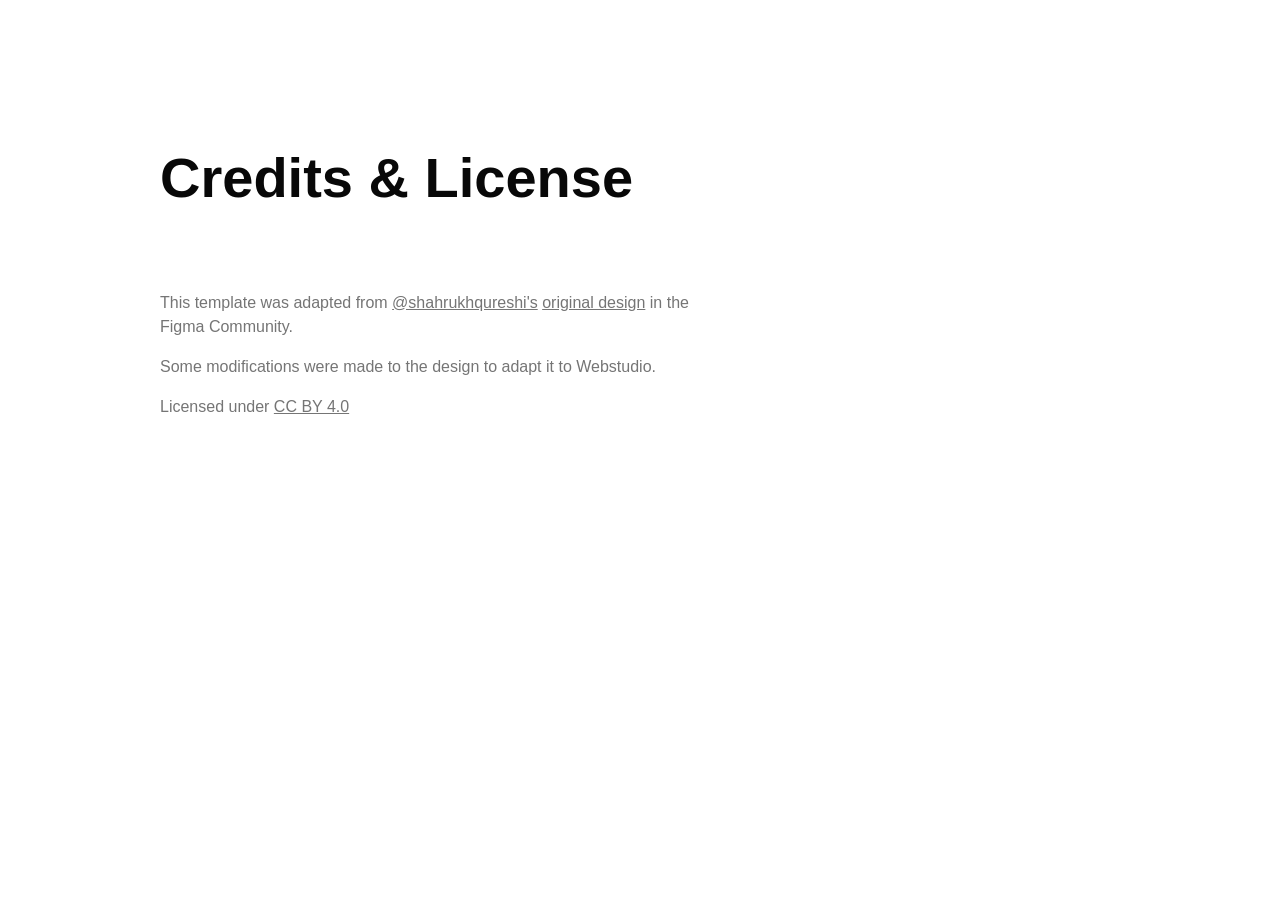
<file: credits/index.html>
<!doctype html>
<html lang="en">
  <head>
    <link
      rel="stylesheet"
      type="text/css"
      href="/assets/static/app_generated_index-6937cd5a.DDUkP7f3.css"
    />
    <meta charset="UTF-8" />
    <meta name="viewport" content="width=device-width,initial-scale=1" />
    <meta property="og:url" content="https://url/credits" />
    <title>Credits</title>
    <meta property="og:title" content="Credits" />
    <meta property="og:type" content="website" />
    <meta name="robots" content="noindex, nofollow" />
    <link rel="icon" href="/assets/logo_r1qaJQiri6sK3rPyq-Sar.svg" />
  </head>
  <body class="w-body">
    <div class="w-box">
      <main class="w-box">
        <section class="w-box cna0hdz c1mzb2kd">
          <div
            class="w-box c1357293 c9jnjeu c5tmc3l c1ldum37 czr2pxy c155uc7w cry9bxc c1lfjoq7 cn6056e c1117wcl"
          >
            <h1 class="w-heading c11nr3ex c11dowh9 c1dnnq07 c8ys3vy">
              Credits &amp; License
            </h1>
            <div class="w-box c1rco612">
              <p class="w-paragraph">
                This template was adapted from
                <a
                  href="https://www.figma.com/@shahrukhqureshi"
                  target="_blank"
                  class="w-rich-text-link cd07aq5 cld4m44 c1hz2opz c1c9nyn co9inq6 c18nx7en c13zjl4p cl60rel c1ib9cr2 cb06ied"
                  >@shahrukhqureshi&#x27;s</a
                >
                <a
                  href="https://www.figma.com/community/file/1116316830579955404"
                  target="_blank"
                  class="w-rich-text-link cd07aq5 cld4m44 c1hz2opz c1c9nyn co9inq6 c18nx7en c13zjl4p cl60rel c1ib9cr2 cb06ied"
                  >original design</a
                >
                in the Figma Community.
              </p>
              <p class="w-paragraph">
                Some modifications were made to the design to adapt it to
                Webstudio.
              </p>
              <p class="w-paragraph">
                Licensed under
                <a
                  href="https://creativecommons.org/licenses/by/4.0/"
                  target="_blank"
                  class="w-rich-text-link cd07aq5 cld4m44 c1hz2opz c1c9nyn co9inq6 c18nx7en c13zjl4p cl60rel c1ib9cr2 cb06ied"
                  >CC BY 4.0</a
                >
              </p>
            </div>
          </div>
        </section>
      </main>
    </div>
    <script id="vike_pageContext" type="application/json">
      {
        "abortReason": "!undefined",
        "_urlRewrite": null,
        "_urlRedirect": "!undefined",
        "abortStatusCode": "!undefined",
        "_abortCall": "!undefined",
        "_pageContextInitIsPassedToClient": "!undefined",
        "pageId": "/pages/credits",
        "routeParams": {},
        "data": {
          "url": "https://url/credits",
          "system": { "params": {}, "search": {}, "origin": "https://url" },
          "resources": {},
          "pageMeta": {
            "title": "Credits",
            "description": "",
            "excludePageFromSearch": true,
            "language": "",
            "socialImageAssetName": "!undefined",
            "socialImageUrl": "",
            "status": 200,
            "redirect": "",
            "custom": []
          }
        }
      }
    </script>
    <script
      src="/assets/entries/entry-server-routing.BAQwm0j9.js"
      type="module"
      async
    ></script>
    <link
      rel="modulepreload"
      href="/assets/entries/pages_credits.CFG44ymU.js"
      as="script"
      type="text/javascript"
    /><link
      rel="modulepreload"
      href="/assets/chunks/chunk-SkIsAsCn.js"
      as="script"
      type="text/javascript"
    />
  </body>
</html>
</file>
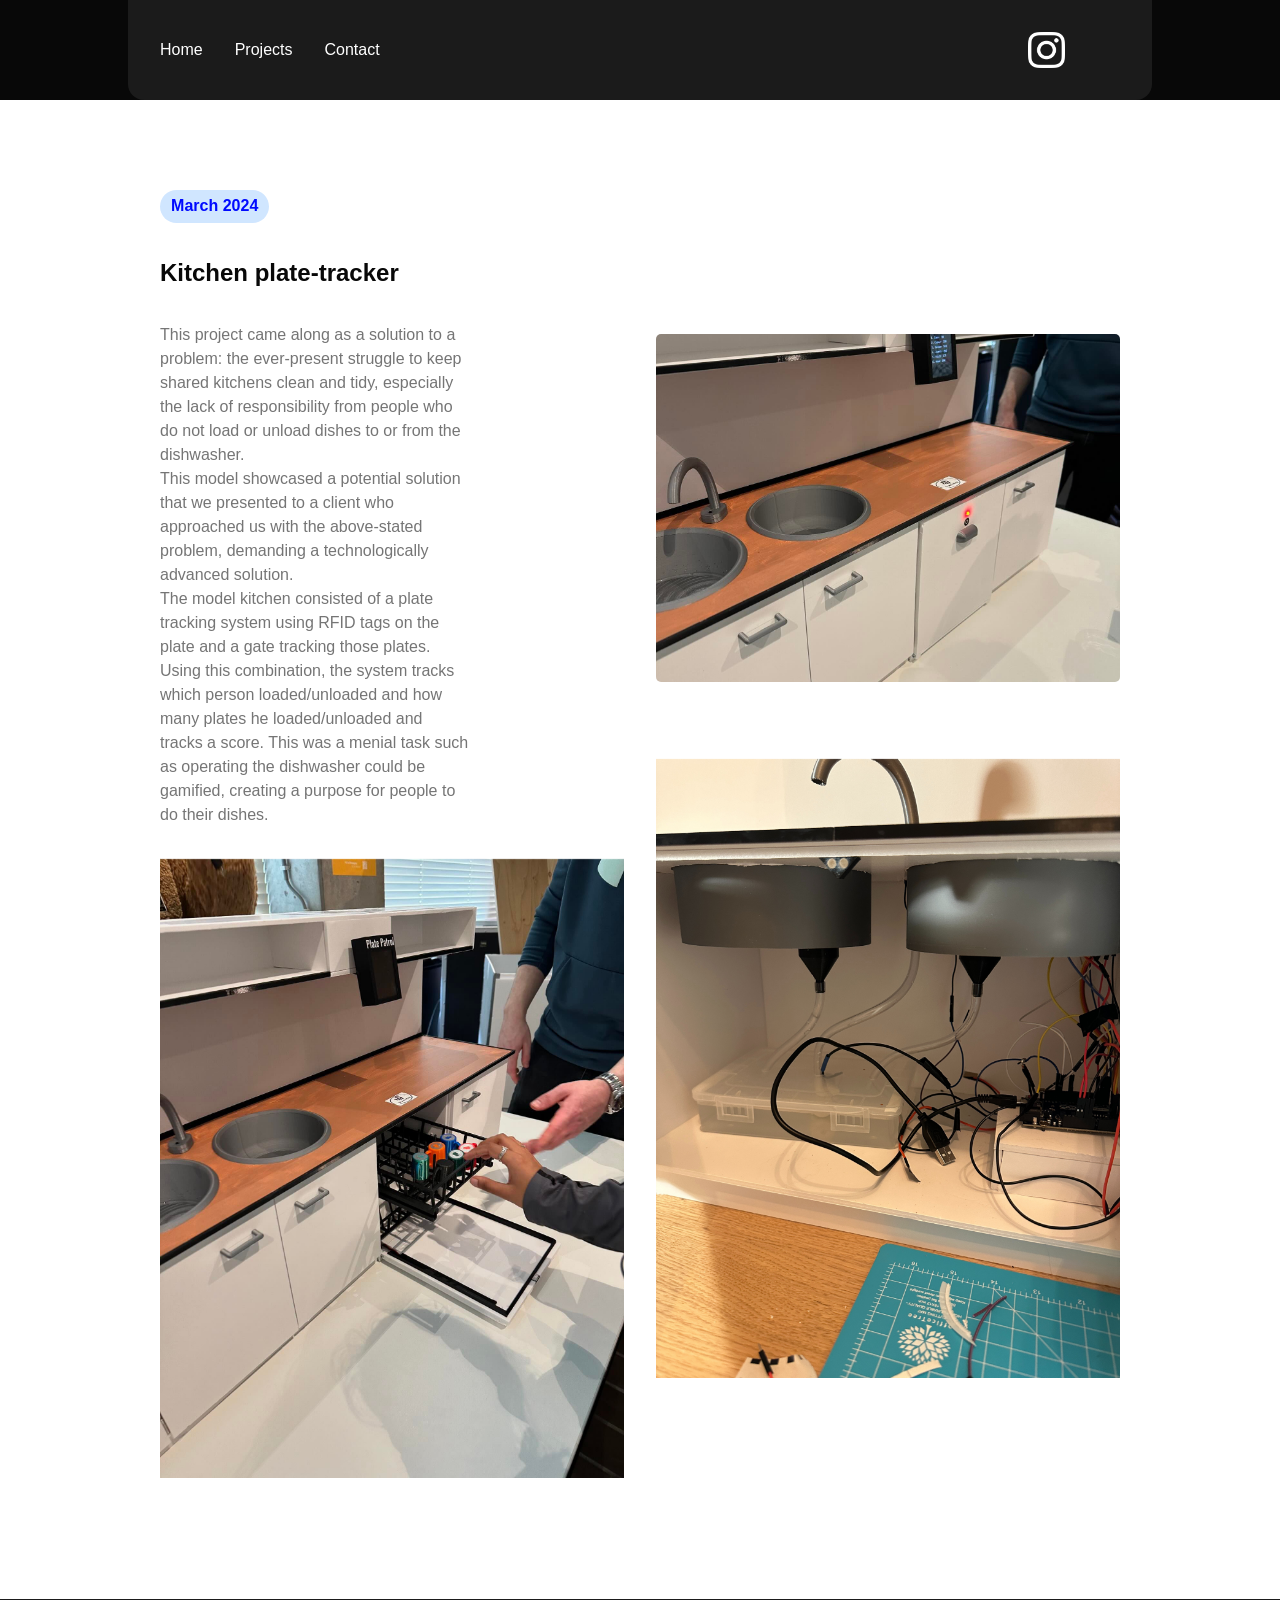
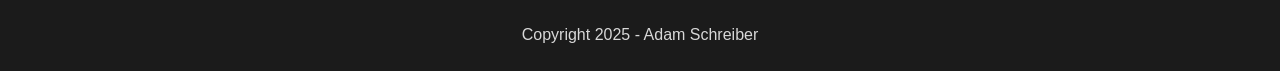
<file: kitchen/index.html>
<!doctype html>
<html lang="en">
  <head>
    <link
      rel="stylesheet"
      type="text/css"
      href="/assets/static/app_generated_index-6937cd5a.DDUkP7f3.css"
    />
    <meta charset="UTF-8" />
    <meta name="viewport" content="width=device-width,initial-scale=1" />
    <meta property="og:url" content="https://url/kitchen" />
    <title>Personal Portfolio Template</title>
    <meta property="og:title" content="Personal Portfolio Template" />
    <meta
      name="description"
      content="Portoflio of my work and customer stories."
    />
    <meta
      property="og:description"
      content="Portoflio of my work and customer stories."
    />
    <meta property="og:type" content="website" />
    <meta property="og:image" />
    <link rel="icon" href="/assets/logo_r1qaJQiri6sK3rPyq-Sar.svg" />
  </head>
  <body class="w-body">
    <div class="w-box">
      <div style="display: contents">
        <div style="display: contents">
          <div class="w-html-embed">
            <style>
              * {
                /* Remove preset margins on everything so they can be applied where we want. */
                margin: 0;
                /* Make links scroll to their sections smoothly. */
                scroll-behavior: smooth;
              }
            </style>
          </div>
          <div class="w-box c130qyz3">
            <nav
              class="w-box c1357293 c9jnjeu c5tmc3l c1ldum37 czr2pxy c155uc7w cry9bxc c1lxiyww ca4qjwu c1cdc69r c1e5l06w c1kujfpy c1vfv5ml c18v2pa2 c1gut7ra cvyaqlm c5dy17i c1hsfuam c12jt7do cc3dq2t"
            >
              <div style="display: contents">
                <div style="display: contents">
                  <div
                    class="w-box cry9bxc c1qyy4dh c18v2pa2 c10zkoym ct8c5y2 c15cml01 c10x096o c1rstvfo"
                  >
                    <a
                      href="/"
                      class="w-link c1b44psv csru8nn c1hz2opz c1c9nyn co9inq6 c18nx7en c13zjl4p c135vpv5 c1qyy4dh ct02u4h cl60rel c1ib9cr2 cb06ied"
                      >Home</a
                    ><a
                      href="/#casestudies"
                      class="w-link c1b44psv csru8nn c1hz2opz c1c9nyn co9inq6 c18nx7en c13zjl4p c135vpv5 c1qyy4dh ct02u4h cl60rel c1ib9cr2 cb06ied"
                      >Projects</a
                    ><a
                      href="/#contact"
                      class="w-link c1b44psv csru8nn c1hz2opz c1c9nyn co9inq6 c18nx7en c13zjl4p c135vpv5 c1qyy4dh ct02u4h cl60rel c1ib9cr2 cb06ied"
                      >Contact</a
                    >
                  </div>
                  <div
                    class="w-box cry9bxc ce5h5qp csadq8m c1qyy4dh ct02u4h ck3ozxv c1rstvfo c10x096o"
                  >
                    <a
                      href="https://www.instagram.com/engineerschreiber?igsh=MW0wenJ1MzNwYWd0bA=="
                      class="w-link cir85gx cavd3zn calgwjp c1bkqfhr c1rpznit"
                      ><img
                        alt=""
                        width="512"
                        height="512"
                        src="/assets/instagram-white-icon_0GWjIe9xWKgG1WqUfUwi6.webp"
                        class="w-image czr2pxy cavd3zn c1n6cdq4 c3xzas1"
                        sizes="100vw"
                        srcset="
                          /assets/instagram-white-icon_0GWjIe9xWKgG1WqUfUwi6.webp   16w,
                          /assets/instagram-white-icon_0GWjIe9xWKgG1WqUfUwi6.webp   32w,
                          /assets/instagram-white-icon_0GWjIe9xWKgG1WqUfUwi6.webp   48w,
                          /assets/instagram-white-icon_0GWjIe9xWKgG1WqUfUwi6.webp   64w,
                          /assets/instagram-white-icon_0GWjIe9xWKgG1WqUfUwi6.webp   96w,
                          /assets/instagram-white-icon_0GWjIe9xWKgG1WqUfUwi6.webp  128w,
                          /assets/instagram-white-icon_0GWjIe9xWKgG1WqUfUwi6.webp  256w,
                          /assets/instagram-white-icon_0GWjIe9xWKgG1WqUfUwi6.webp  384w,
                          /assets/instagram-white-icon_0GWjIe9xWKgG1WqUfUwi6.webp  640w,
                          /assets/instagram-white-icon_0GWjIe9xWKgG1WqUfUwi6.webp  750w,
                          /assets/instagram-white-icon_0GWjIe9xWKgG1WqUfUwi6.webp  828w,
                          /assets/instagram-white-icon_0GWjIe9xWKgG1WqUfUwi6.webp 1080w
                        "
                        decoding="async"
                        loading="lazy"
                    /></a>
                  </div>
                </div>
              </div>
            </nav>
            <div
              data-state="closed"
              class="w-collapsible cwvpjlf cx6c9kw c174sw29 czqy8m4 c4etu7w c10x096o c1fvno8n c18rgifh cscsz6x coh89bn"
            >
              <button
                type="button"
                aria-label="Open mobile menu"
                class="w-button c1b44psv cl8m66n c1b2tb9q c1xm4ef6 c1j33arz c1r2vfc1 ccfzz03 cub2gss cgcvr98 c1xjllne c135vpv5 ckm1y83 csru8nn c1md20bl c1e892th c1qyy4dh ct02u4h c1nouzdk c1hz2opz c1c9nyn co9inq6 c18nx7en c13zjl4p c1cb3y4c c1h3d6dm c10psuuk cl60rel c1ib9cr2 cb06ied cv7lanz c1q2ekan cngthtj ckqzz7r"
                aria-controls="radix-:R56:"
                aria-expanded="false"
                data-state="closed"
              >
                <div class="w-html-embed">
                  <svg
                    xmlns="http://www.w3.org/2000/svg"
                    width="100%"
                    height="100%"
                    viewBox="0 0 24 24"
                    fill="none"
                    stroke="currentColor"
                    stroke-width="2"
                    stroke-linecap="round"
                    stroke-linejoin="round"
                    class="lucide lucide-menu"
                  >
                    <line x1="4" x2="20" y1="12" y2="12"></line>
                    <line x1="4" x2="20" y1="6" y2="6"></line>
                    <line x1="4" x2="20" y1="18" y2="18"></line>
                  </svg>
                </div>
              </button>
              <div
                data-state="closed"
                id="radix-:R56:"
                hidden=""
                data-ani="expand"
                class="w-collapsible-content"
              ></div>
            </div>
          </div>
        </div>
      </div>
      <main class="w-box">
        <section id="casestudies" class="w-box cna0hdz c1mzb2kd">
          <div
            class="w-box c1357293 c9jnjeu c5tmc3l c1ldum37 czr2pxy c155uc7w cry9bxc c1lfjoq7 ca4qjwu c1cdc69r"
          >
            <div class="w-box cry9bxc c1lfjoq7 c1s46o9r cdczzub">
              <div
                class="w-box c1p8k1aa copqmak c1lxiyww c10zkoym ct8c5y2 c18v2pa2 c1qyy4dh c1f64byh cx6c9kw c13vvg1g"
              >
                <div
                  data-ani="slide-right"
                  class="w-box cry9bxc c1lfjoq7 c10zkoym ct8c5y2 ct02u4h c1mcu1jn c16xs6ny"
                >
                  <div
                    class="w-text c9o269a c1tpxdjq c1911kcz cif7xwi crezeol cy9kb2v cu385pj cvghewe cfzf927 c1noknrj c11dowh9"
                  >
                    March 2024
                  </div>
                  <div
                    class="w-box cry9bxc c1lfjoq7 c1z0l37u c1ml0hr7 c16xs6ny c1wt8a7g"
                  >
                    <h3 class="w-heading cuoke4w c11dowh9 c12y6bqh c8ys3vy">
                      Kitchen plate-tracker
                    </h3>
                    <p class="w-paragraph">
                      This project came along as a solution to a<br />problem:
                      the ever-present struggle to keep<br />shared kitchens
                      clean and tidy, especially<br />the lack of responsibility
                      from people who<br />do not load or unload dishes to or
                      from the<br />dishwasher.<br />This model showcased a
                      potential solution<br />that we presented to a client
                      who<br />approached us with the above-stated<br />problem,
                      demanding a technologically<br />advanced solution.<br />The
                      model kitchen consisted of a plate<br />tracking system
                      using RFID tags on the<br />plate and a gate tracking
                      those plates.<br />Using this combination, the system
                      tracks<br />which person loaded/unloaded and how<br />many
                      plates he loaded/unloaded and<br />tracks a score. This
                      was a menial task such<br />as operating the dishwasher
                      could be<br />gamified, creating a purpose for people
                      to<br />do their dishes.
                    </p>
                  </div>
                </div>
                <img
                  alt="Laptop on desk"
                  width="1440"
                  height="1920"
                  src="/assets/6E207AEC-FA0F-45A7-B802-5828901F51AD_MLw61Vc3zN1mu6IgM4JuU.jpg"
                  class="w-image cr8yqfm c1ufwdzl c5blvcv cml0h3f crf3ls2 c1gxuxwl c57idyp cavd3zn"
                  sizes="100vw"
                  srcset="
                    /assets/6E207AEC-FA0F-45A7-B802-5828901F51AD_MLw61Vc3zN1mu6IgM4JuU.jpg   16w,
                    /assets/6E207AEC-FA0F-45A7-B802-5828901F51AD_MLw61Vc3zN1mu6IgM4JuU.jpg   32w,
                    /assets/6E207AEC-FA0F-45A7-B802-5828901F51AD_MLw61Vc3zN1mu6IgM4JuU.jpg   48w,
                    /assets/6E207AEC-FA0F-45A7-B802-5828901F51AD_MLw61Vc3zN1mu6IgM4JuU.jpg   64w,
                    /assets/6E207AEC-FA0F-45A7-B802-5828901F51AD_MLw61Vc3zN1mu6IgM4JuU.jpg   96w,
                    /assets/6E207AEC-FA0F-45A7-B802-5828901F51AD_MLw61Vc3zN1mu6IgM4JuU.jpg  128w,
                    /assets/6E207AEC-FA0F-45A7-B802-5828901F51AD_MLw61Vc3zN1mu6IgM4JuU.jpg  256w,
                    /assets/6E207AEC-FA0F-45A7-B802-5828901F51AD_MLw61Vc3zN1mu6IgM4JuU.jpg  384w,
                    /assets/6E207AEC-FA0F-45A7-B802-5828901F51AD_MLw61Vc3zN1mu6IgM4JuU.jpg  640w,
                    /assets/6E207AEC-FA0F-45A7-B802-5828901F51AD_MLw61Vc3zN1mu6IgM4JuU.jpg  750w,
                    /assets/6E207AEC-FA0F-45A7-B802-5828901F51AD_MLw61Vc3zN1mu6IgM4JuU.jpg  828w,
                    /assets/6E207AEC-FA0F-45A7-B802-5828901F51AD_MLw61Vc3zN1mu6IgM4JuU.jpg 1080w,
                    /assets/6E207AEC-FA0F-45A7-B802-5828901F51AD_MLw61Vc3zN1mu6IgM4JuU.jpg 1200w,
                    /assets/6E207AEC-FA0F-45A7-B802-5828901F51AD_MLw61Vc3zN1mu6IgM4JuU.jpg 1920w,
                    /assets/6E207AEC-FA0F-45A7-B802-5828901F51AD_MLw61Vc3zN1mu6IgM4JuU.jpg 2048w,
                    /assets/6E207AEC-FA0F-45A7-B802-5828901F51AD_MLw61Vc3zN1mu6IgM4JuU.jpg 3840w
                  "
                  decoding="async"
                  loading="lazy"
                /><img
                  alt=""
                  width="1440"
                  height="1920"
                  src="/assets/D313C1D1-C9BA-4C34-AE74-9E2E960CA83B_2GQ7a9wwRBkM2BA4RQQDo.jpg"
                  class="w-image cavd3zn c1cvcmzo"
                  sizes="100vw"
                  srcset="
                    /assets/D313C1D1-C9BA-4C34-AE74-9E2E960CA83B_2GQ7a9wwRBkM2BA4RQQDo.jpg   16w,
                    /assets/D313C1D1-C9BA-4C34-AE74-9E2E960CA83B_2GQ7a9wwRBkM2BA4RQQDo.jpg   32w,
                    /assets/D313C1D1-C9BA-4C34-AE74-9E2E960CA83B_2GQ7a9wwRBkM2BA4RQQDo.jpg   48w,
                    /assets/D313C1D1-C9BA-4C34-AE74-9E2E960CA83B_2GQ7a9wwRBkM2BA4RQQDo.jpg   64w,
                    /assets/D313C1D1-C9BA-4C34-AE74-9E2E960CA83B_2GQ7a9wwRBkM2BA4RQQDo.jpg   96w,
                    /assets/D313C1D1-C9BA-4C34-AE74-9E2E960CA83B_2GQ7a9wwRBkM2BA4RQQDo.jpg  128w,
                    /assets/D313C1D1-C9BA-4C34-AE74-9E2E960CA83B_2GQ7a9wwRBkM2BA4RQQDo.jpg  256w,
                    /assets/D313C1D1-C9BA-4C34-AE74-9E2E960CA83B_2GQ7a9wwRBkM2BA4RQQDo.jpg  384w,
                    /assets/D313C1D1-C9BA-4C34-AE74-9E2E960CA83B_2GQ7a9wwRBkM2BA4RQQDo.jpg  640w,
                    /assets/D313C1D1-C9BA-4C34-AE74-9E2E960CA83B_2GQ7a9wwRBkM2BA4RQQDo.jpg  750w,
                    /assets/D313C1D1-C9BA-4C34-AE74-9E2E960CA83B_2GQ7a9wwRBkM2BA4RQQDo.jpg  828w,
                    /assets/D313C1D1-C9BA-4C34-AE74-9E2E960CA83B_2GQ7a9wwRBkM2BA4RQQDo.jpg 1080w,
                    /assets/D313C1D1-C9BA-4C34-AE74-9E2E960CA83B_2GQ7a9wwRBkM2BA4RQQDo.jpg 1200w,
                    /assets/D313C1D1-C9BA-4C34-AE74-9E2E960CA83B_2GQ7a9wwRBkM2BA4RQQDo.jpg 1920w,
                    /assets/D313C1D1-C9BA-4C34-AE74-9E2E960CA83B_2GQ7a9wwRBkM2BA4RQQDo.jpg 2048w,
                    /assets/D313C1D1-C9BA-4C34-AE74-9E2E960CA83B_2GQ7a9wwRBkM2BA4RQQDo.jpg 3840w
                  "
                  decoding="async"
                  loading="lazy"
                /><img
                  alt=""
                  width="3024"
                  height="4032"
                  src="/assets/IMG_7147_QGHZ8xiCe3PLI_0HM54o-.jpg"
                  class="w-image cavd3zn ctinjr"
                  sizes="100vw"
                  srcset="
                    /assets/IMG_7147_QGHZ8xiCe3PLI_0HM54o-.jpg   16w,
                    /assets/IMG_7147_QGHZ8xiCe3PLI_0HM54o-.jpg   32w,
                    /assets/IMG_7147_QGHZ8xiCe3PLI_0HM54o-.jpg   48w,
                    /assets/IMG_7147_QGHZ8xiCe3PLI_0HM54o-.jpg   64w,
                    /assets/IMG_7147_QGHZ8xiCe3PLI_0HM54o-.jpg   96w,
                    /assets/IMG_7147_QGHZ8xiCe3PLI_0HM54o-.jpg  128w,
                    /assets/IMG_7147_QGHZ8xiCe3PLI_0HM54o-.jpg  256w,
                    /assets/IMG_7147_QGHZ8xiCe3PLI_0HM54o-.jpg  384w,
                    /assets/IMG_7147_QGHZ8xiCe3PLI_0HM54o-.jpg  640w,
                    /assets/IMG_7147_QGHZ8xiCe3PLI_0HM54o-.jpg  750w,
                    /assets/IMG_7147_QGHZ8xiCe3PLI_0HM54o-.jpg  828w,
                    /assets/IMG_7147_QGHZ8xiCe3PLI_0HM54o-.jpg 1080w,
                    /assets/IMG_7147_QGHZ8xiCe3PLI_0HM54o-.jpg 1200w,
                    /assets/IMG_7147_QGHZ8xiCe3PLI_0HM54o-.jpg 1920w,
                    /assets/IMG_7147_QGHZ8xiCe3PLI_0HM54o-.jpg 2048w,
                    /assets/IMG_7147_QGHZ8xiCe3PLI_0HM54o-.jpg 3840w
                  "
                  decoding="async"
                  loading="lazy"
                />
                <div data-ani="slide-left" class="w-box"></div>
              </div>
            </div>
          </div>
        </section>
      </main>
      <div style="display: contents">
        <div style="display: contents">
          <footer id="contact" class="w-box c130qyz3 cqlgvkl c82o5tr">
            <div class="w-box c1e5l06w cup9vyi c1n5d942">
              <div
                class="w-box c1357293 c9jnjeu c5tmc3l c1ldum37 czr2pxy c155uc7w cry9bxc c1lfjoq7 c1md20bl c1e892th c1qyy4dh c1wt8a7g"
              >
                <div class="w-text c1qom380">
                  Copyright 2025 - Adam Schreiber
                </div>
              </div>
            </div>
          </footer>
          <div style="display: contents">
            <div style="display: contents">
              <div class="w-html-embed">
                <style>
                  :root {
                    --ani-duration: var(--duration-default, 0.2s);
                    --ani-delay: 0s;
                    --ani-slide-offset: 20%;
                    --ani-zoom-in-scale: 1;
                    --ani-zoom-out-scale: 0.85;
                    --ani-flip-rotate: 30deg;
                    --ani-easing: var(--easing-default, ease);
                    --ani-fill-mode: forwards;
                  }
                  [data-ani]:not([data-ani-children]),
                  [data-ani-children]:not([data-ani-progress]) > * {
                    animation-duration: var(--ani-duration);
                    animation-delay: var(--ani-delay);
                    animation-timing-function: var(--ani-easing);
                    animation-fill-mode: var(--ani-fill-mode);
                    opacity: 0;
                  }
                  [data-ani-progress]:not([data-ani-children]),
                  [data-ani-children]:not([data-ani]) > * {
                    transition-property: opacity, transform;
                    transition-duration: var(--ani-duration);
                    transition-timing-function: var(--ani-easing);
                    opacity: 0;
                  }
                  @keyframes fadeIn {
                    from {
                      opacity: 0;
                    }
                    to {
                      opacity: 1;
                    }
                  }
                  @keyframes fadeOut {
                    from {
                      opacity: 1;
                    }
                    to {
                      opacity: 0;
                    }
                  }
                  [data-ani-children][data-ani="fade"] > .in,
                  [data-ani="fade"]:where(
                      .in:not([data-state]),
                      [data-state$="open"],
                      [data-state="active"]
                    ) {
                    animation-name: fadeIn;
                  }
                  [data-ani-children][data-ani="fade"] > .out,
                  [data-ani="fade"]:where(
                      .out:not([data-state]),
                      [data-state="closed"],
                      [data-state="inactive"]
                    ) {
                    animation-name: fadeOut;
                  }
                  @keyframes slideIn {
                    from {
                      opacity: 0;
                      translate: var(--ani-slide-transform);
                    }
                    to {
                      opacity: 1;
                      translate: none;
                    }
                  }
                  @keyframes slideOut {
                    from {
                      opacity: 1;
                      translate: none;
                    }
                    to {
                      opacity: 0;
                      translate: var(--ani-slide-transform);
                    }
                  }
                  [data-ani-children][data-ani|="slide"] > .in,
                  [data-ani|="slide"]:where(
                      .in:not([data-state]),
                      [data-state$="open"],
                      [data-state="active"]
                    ) {
                    animation-name: slideIn;
                  }
                  [data-ani-children][data-ani|="slide"] > .out,
                  [data-ani|="slide"]:where(
                      .out:not([data-state]),
                      [data-state="closed"],
                      [data-state="inactive"]
                    ) {
                    animation-name: slideOut;
                  }
                  [data-ani="slide-up"] {
                    --ani-slide-transform: 0 var(--ani-slide-offset);
                  }
                  [data-ani="slide-down"] {
                    --ani-slide-transform: 0 calc(-1 * var(--ani-slide-offset));
                  }
                  [data-ani="slide-left"] {
                    --ani-slide-transform: var(--ani-slide-offset);
                  }
                  [data-ani="slide-right"] {
                    --ani-slide-transform: calc(-1 * var(--ani-slide-offset));
                  }
                  @keyframes zoomIn {
                    from {
                      opacity: 0;
                      scale: var(--ani-zoom-out-scale);
                    }
                    to {
                      opacity: 1;
                      scale: 1;
                    }
                  }
                  @keyframes zoomOut {
                    from {
                      opacity: 1;
                      scale: 1;
                    }
                    to {
                      opacity: 0;
                      scale: var(--ani-zoom-in-scale);
                    }
                  }
                  [data-ani-children][data-ani="zoom"] > .in,
                  [data-ani|="zoom"]:where(
                      .in:not([data-state]),
                      [data-state$="open"],
                      [data-state="active"]
                    ) {
                    animation-name: zoomIn;
                  }
                  [data-ani-children][data-ani="zoom"] > .out,
                  [data-ani|="zoom"]:where(
                      .out:not([data-state]),
                      [data-state="closed"],
                      [data-state="inactive"]
                    ) {
                    animation-name: zoomOut;
                  }
                  [data-ani-children][data-ani-progress="zoom"] > *,
                  [data-ani-progress="zoom"]:not([data-ani-children]) {
                    transform: scale(var(--ani-zoom-out-scale));
                  }
                  @keyframes flipInY {
                    from {
                      rotate: y var(--ani-flip-rotate);
                      perspective: 2000px;
                      opacity: 0;
                    }
                    to {
                      rotate: y 0;
                      opacity: 1;
                    }
                  }
                  @keyframes flipOutY {
                    from {
                      rotate: y 0;
                      opacity: 1;
                    }
                    to {
                      perspective: 2000px;
                      rotate: y var(--ani-flip-rotate);
                      opacity: 0;
                    }
                  }
                  @keyframes flipInX {
                    from {
                      perspective: 2000px;
                      rotate: x var(--ani-flip-rotate);
                      opacity: 0;
                    }
                    to {
                      rotate: x 0;
                      opacity: 1;
                    }
                  }
                  @keyframes flipOutX {
                    from {
                      rotate: x 0;
                      opacity: 1;
                    }
                    to {
                      perspective: 2000px;
                      rotate: x var(--ani-flip-rotate);
                      opacity: 0;
                    }
                  }
                  [data-ani-children][data-ani="flip-y"] > .in,
                  [data-ani="flip-y"]:where(
                      .in:not([data-state]),
                      [data-state$="open"],
                      [data-state="active"]
                    ) {
                    animation-name: flipInY;
                  }
                  [data-ani-children][data-ani="flip-x"] > .in,
                  [data-ani="flip-x"]:where(
                      .in:not([data-state]),
                      [data-state$="open"],
                      [data-state="active"]
                    ) {
                    animation-name: flipInX;
                  }
                  [data-ani-children][data-ani="flip-y"] > .out,
                  [data-ani="flip-y"]:where(
                      .out:not([data-state]),
                      [data-state="closed"],
                      [data-state="inactive"]
                    ) {
                    animation-name: flipOutY;
                  }
                  [data-ani-children][data-ani="flip-x"] > .out,
                  [data-ani="flip-x"]:where(
                      .out:not([data-state]),
                      [data-state="closed"],
                      [data-state="inactive"]
                    ) {
                    animation-name: flipOutX;
                  }
                  @keyframes expandDown {
                    from {
                      height: 0;
                    }
                    to {
                      height: var(--newHeight);
                    }
                  }
                  @keyframes expandUp {
                    from {
                      height: var(--newHeight);
                    }
                    to {
                      height: 0;
                    }
                  }
                  [data-ani="expand"],
                  [data-ani="expand"][data-state="open"],
                  [data-ani="expand"].in {
                    --newHeight: var(
                      --custom-height,
                      var(
                        --radix-accordion-content-height,
                        var(--radix-collapsible-content-height, 100%)
                      )
                    );
                    overflow: hidden;
                    opacity: 1;
                  }
                  [data-ani-children][data-ani="expand"] > .in,
                  [data-ani="expand"]:where(
                      .in:not([data-state]),
                      [data-state$="open"],
                      [data-state="active"]
                    ) {
                    animation: expandDown var(--ani-duration) var(--ani-easing);
                  }
                  [data-ani-children][data-ani="expand"] > .out,
                  [data-ani="expand"]:where(
                      .out:not([data-state]),
                      [data-state="closed"],
                      [data-state="inactive"]
                    ) {
                    animation: expandUp var(--ani-duration) var(--ani-easing);
                  }
                  @media (prefers-reduced-motion: reduce) {
                    [data-ani]:not([data-ani-children]),
                    [data-ani-progress]:not([data-ani-children]),
                    [data-ani-children] > * {
                      opacity: 1;
                      transform: none;
                      animation: none;
                      rotate: none;
                      scale: none;
                      translate: none;
                    }
                  }
                </style>
              </div>
            </div>
          </div>
        </div>
      </div>
    </div>
    <script id="vike_pageContext" type="application/json">
      {
        "abortReason": "!undefined",
        "_urlRewrite": null,
        "_urlRedirect": "!undefined",
        "abortStatusCode": "!undefined",
        "_abortCall": "!undefined",
        "_pageContextInitIsPassedToClient": "!undefined",
        "pageId": "/pages/kitchen",
        "routeParams": {},
        "data": {
          "url": "https://url/kitchen",
          "system": { "params": {}, "search": {}, "origin": "https://url" },
          "resources": {},
          "pageMeta": {
            "title": "Personal Portfolio Template",
            "description": "Portoflio of my work and customer stories.",
            "excludePageFromSearch": false,
            "language": "!undefined",
            "socialImageAssetName": "personal-template-cover-dashboard_spB7Gi5zu-002iSzK8HOo.png",
            "socialImageUrl": "!undefined",
            "status": "!undefined",
            "redirect": "!undefined",
            "custom": []
          }
        }
      }
    </script>
    <script
      src="/assets/entries/entry-server-routing.BAQwm0j9.js"
      type="module"
      async
    ></script>
    <link
      rel="modulepreload"
      href="/assets/entries/pages_kitchen.BfaKBQ6x.js"
      as="script"
      type="text/javascript"
    /><link
      rel="modulepreload"
      href="/assets/chunks/chunk-SkIsAsCn.js"
      as="script"
      type="text/javascript"
    />
  </body>
</html>
</file>
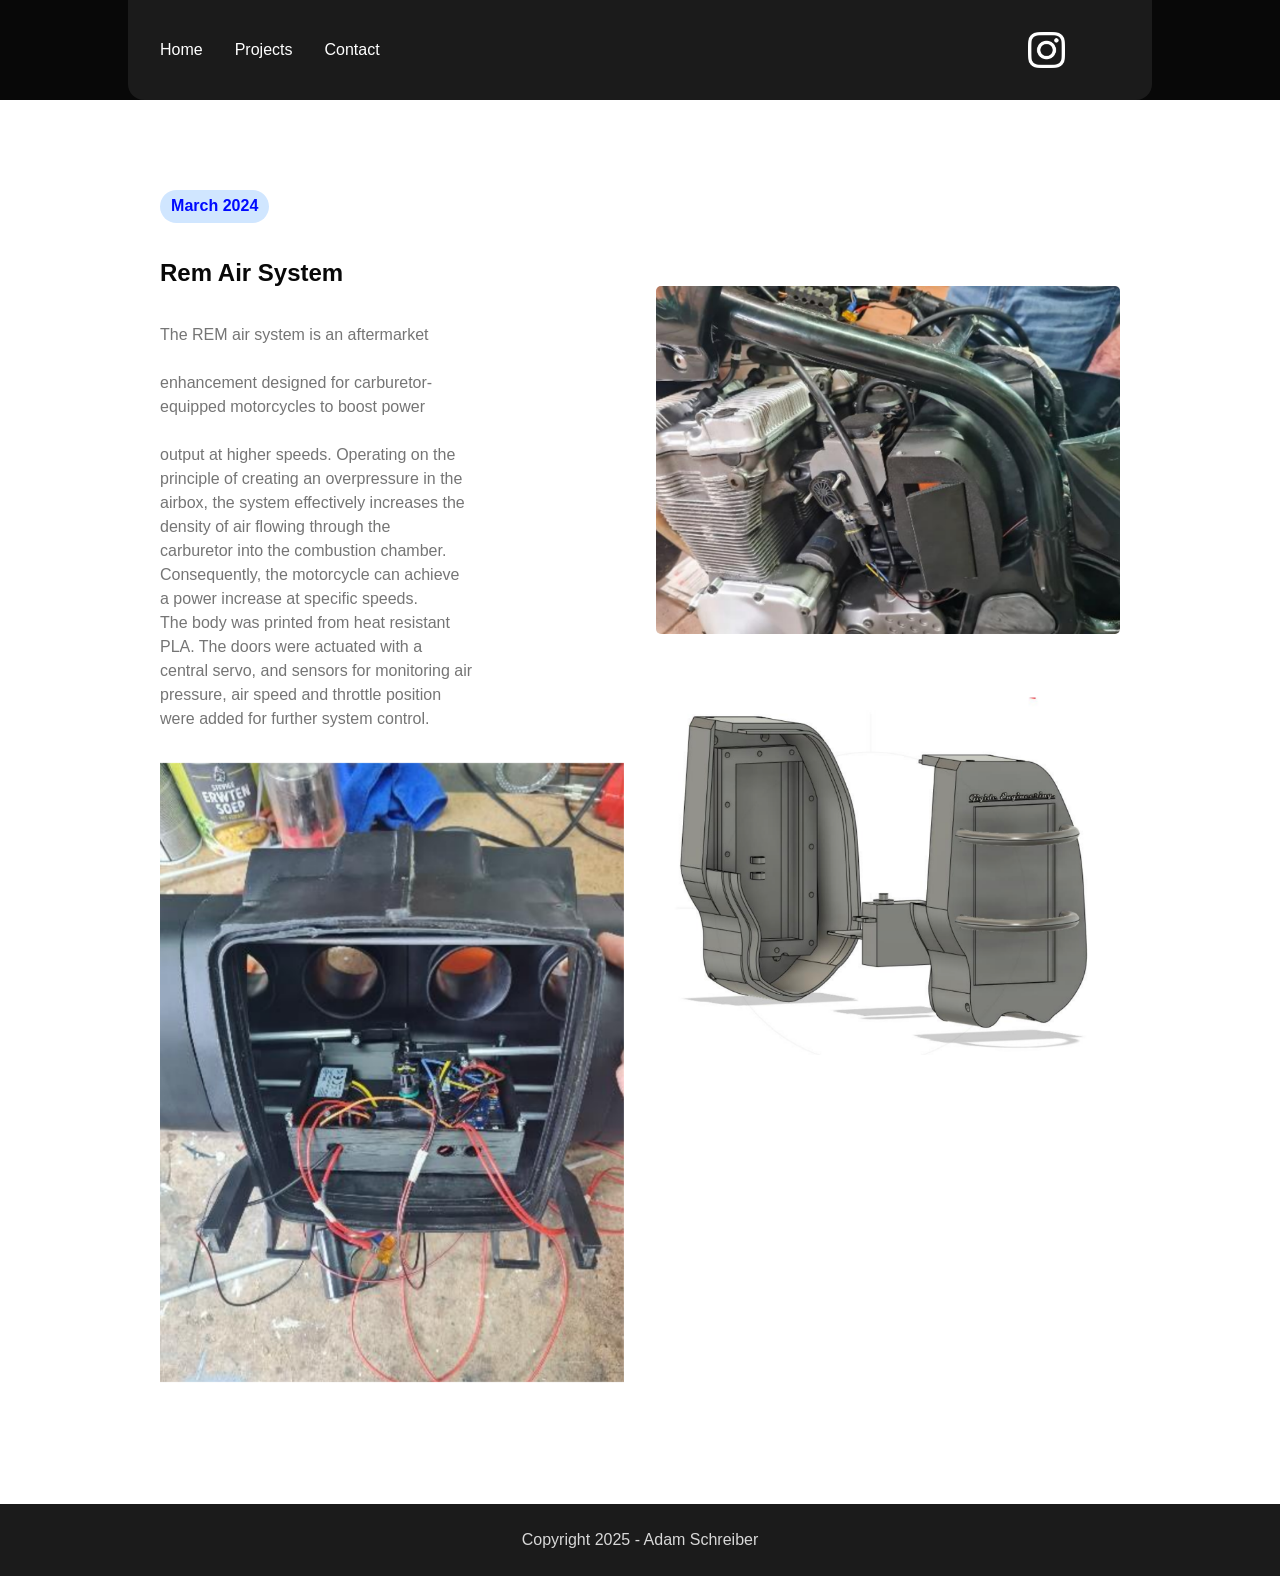
<file: rem/index.html>
<!doctype html>
<html lang="en">
  <head>
    <link
      rel="stylesheet"
      type="text/css"
      href="/assets/static/app_generated_index-6937cd5a.DDUkP7f3.css"
    />
    <meta charset="UTF-8" />
    <meta name="viewport" content="width=device-width,initial-scale=1" />
    <meta property="og:url" content="https://url/rem" />
    <title>Personal Portfolio Template</title>
    <meta property="og:title" content="Personal Portfolio Template" />
    <meta
      name="description"
      content="Portoflio of my work and customer stories."
    />
    <meta
      property="og:description"
      content="Portoflio of my work and customer stories."
    />
    <meta property="og:type" content="website" />
    <meta property="og:image" />
    <link rel="icon" href="/assets/logo_r1qaJQiri6sK3rPyq-Sar.svg" />
  </head>
  <body class="w-body">
    <div class="w-box">
      <div style="display: contents">
        <div style="display: contents">
          <div class="w-html-embed">
            <style>
              * {
                /* Remove preset margins on everything so they can be applied where we want. */
                margin: 0;
                /* Make links scroll to their sections smoothly. */
                scroll-behavior: smooth;
              }
            </style>
          </div>
          <div class="w-box c130qyz3">
            <nav
              class="w-box c1357293 c9jnjeu c5tmc3l c1ldum37 czr2pxy c155uc7w cry9bxc c1lxiyww ca4qjwu c1cdc69r c1e5l06w c1kujfpy c1vfv5ml c18v2pa2 c1gut7ra cvyaqlm c5dy17i c1hsfuam c12jt7do cc3dq2t"
            >
              <div style="display: contents">
                <div style="display: contents">
                  <div
                    class="w-box cry9bxc c1qyy4dh c18v2pa2 c10zkoym ct8c5y2 c15cml01 c10x096o c1rstvfo"
                  >
                    <a
                      href="/"
                      class="w-link c1b44psv csru8nn c1hz2opz c1c9nyn co9inq6 c18nx7en c13zjl4p c135vpv5 c1qyy4dh ct02u4h cl60rel c1ib9cr2 cb06ied"
                      >Home</a
                    ><a
                      href="/#casestudies"
                      class="w-link c1b44psv csru8nn c1hz2opz c1c9nyn co9inq6 c18nx7en c13zjl4p c135vpv5 c1qyy4dh ct02u4h cl60rel c1ib9cr2 cb06ied"
                      >Projects</a
                    ><a
                      href="/#contact"
                      class="w-link c1b44psv csru8nn c1hz2opz c1c9nyn co9inq6 c18nx7en c13zjl4p c135vpv5 c1qyy4dh ct02u4h cl60rel c1ib9cr2 cb06ied"
                      >Contact</a
                    >
                  </div>
                  <div
                    class="w-box cry9bxc ce5h5qp csadq8m c1qyy4dh ct02u4h ck3ozxv c1rstvfo c10x096o"
                  >
                    <a
                      href="https://www.instagram.com/engineerschreiber?igsh=MW0wenJ1MzNwYWd0bA=="
                      class="w-link cir85gx cavd3zn calgwjp c1bkqfhr c1rpznit"
                      ><img
                        alt=""
                        width="512"
                        height="512"
                        src="/assets/instagram-white-icon_0GWjIe9xWKgG1WqUfUwi6.webp"
                        class="w-image czr2pxy cavd3zn c1n6cdq4 c3xzas1"
                        sizes="100vw"
                        srcset="
                          /assets/instagram-white-icon_0GWjIe9xWKgG1WqUfUwi6.webp   16w,
                          /assets/instagram-white-icon_0GWjIe9xWKgG1WqUfUwi6.webp   32w,
                          /assets/instagram-white-icon_0GWjIe9xWKgG1WqUfUwi6.webp   48w,
                          /assets/instagram-white-icon_0GWjIe9xWKgG1WqUfUwi6.webp   64w,
                          /assets/instagram-white-icon_0GWjIe9xWKgG1WqUfUwi6.webp   96w,
                          /assets/instagram-white-icon_0GWjIe9xWKgG1WqUfUwi6.webp  128w,
                          /assets/instagram-white-icon_0GWjIe9xWKgG1WqUfUwi6.webp  256w,
                          /assets/instagram-white-icon_0GWjIe9xWKgG1WqUfUwi6.webp  384w,
                          /assets/instagram-white-icon_0GWjIe9xWKgG1WqUfUwi6.webp  640w,
                          /assets/instagram-white-icon_0GWjIe9xWKgG1WqUfUwi6.webp  750w,
                          /assets/instagram-white-icon_0GWjIe9xWKgG1WqUfUwi6.webp  828w,
                          /assets/instagram-white-icon_0GWjIe9xWKgG1WqUfUwi6.webp 1080w
                        "
                        decoding="async"
                        loading="lazy"
                    /></a>
                  </div>
                </div>
              </div>
            </nav>
            <div
              data-state="closed"
              class="w-collapsible cwvpjlf cx6c9kw c174sw29 czqy8m4 c4etu7w c10x096o c1fvno8n c18rgifh cscsz6x coh89bn"
            >
              <button
                type="button"
                aria-label="Open mobile menu"
                class="w-button c1b44psv cl8m66n c1b2tb9q c1xm4ef6 c1j33arz c1r2vfc1 ccfzz03 cub2gss cgcvr98 c1xjllne c135vpv5 ckm1y83 csru8nn c1md20bl c1e892th c1qyy4dh ct02u4h c1nouzdk c1hz2opz c1c9nyn co9inq6 c18nx7en c13zjl4p c1cb3y4c c1h3d6dm c10psuuk cl60rel c1ib9cr2 cb06ied cv7lanz c1q2ekan cngthtj ckqzz7r"
                aria-controls="radix-:R56:"
                aria-expanded="false"
                data-state="closed"
              >
                <div class="w-html-embed">
                  <svg
                    xmlns="http://www.w3.org/2000/svg"
                    width="100%"
                    height="100%"
                    viewBox="0 0 24 24"
                    fill="none"
                    stroke="currentColor"
                    stroke-width="2"
                    stroke-linecap="round"
                    stroke-linejoin="round"
                    class="lucide lucide-menu"
                  >
                    <line x1="4" x2="20" y1="12" y2="12"></line>
                    <line x1="4" x2="20" y1="6" y2="6"></line>
                    <line x1="4" x2="20" y1="18" y2="18"></line>
                  </svg>
                </div>
              </button>
              <div
                data-state="closed"
                id="radix-:R56:"
                hidden=""
                data-ani="expand"
                class="w-collapsible-content"
              ></div>
            </div>
          </div>
        </div>
      </div>
      <main class="w-box">
        <section id="casestudies" class="w-box cna0hdz c1mzb2kd">
          <div
            class="w-box c1357293 c9jnjeu c5tmc3l c1ldum37 czr2pxy c155uc7w cry9bxc c1lfjoq7 ca4qjwu c1cdc69r"
          >
            <div class="w-box cry9bxc c1lfjoq7 c1s46o9r cdczzub">
              <div
                class="w-box c1p8k1aa copqmak c1lxiyww c10zkoym ct8c5y2 c18v2pa2 c1qyy4dh c1f64byh cx6c9kw c13vvg1g"
              >
                <div
                  data-ani="slide-right"
                  class="w-box cry9bxc c1lfjoq7 c10zkoym ct8c5y2 ct02u4h c1mcu1jn c16xs6ny"
                >
                  <div
                    class="w-text c9o269a c1tpxdjq c1911kcz cif7xwi crezeol cy9kb2v cu385pj cvghewe cfzf927 c1noknrj c11dowh9"
                  >
                    March 2024
                  </div>
                  <div
                    class="w-box cry9bxc c1lfjoq7 c1z0l37u c1ml0hr7 c16xs6ny c1wt8a7g"
                  >
                    <h3 class="w-heading cuoke4w c11dowh9 c12y6bqh c8ys3vy">
                      Rem Air System
                    </h3>
                    <p class="w-paragraph">
                      The REM air system is an aftermarket<br /><br />enhancement
                      designed for carburetor-<br />equipped motorcycles to
                      boost power<br /><br />output at higher speeds. Operating
                      on the<br />principle of creating an overpressure in
                      the<br />airbox, the system effectively increases the<br />density
                      of air flowing through the<br />carburetor into the
                      combustion chamber.<br />Consequently, the motorcycle can
                      achieve<br />a power increase at specific speeds.<br />The
                      body was printed from heat resistant<br />PLA. The doors
                      were actuated with a<br />central servo, and sensors for
                      monitoring air<br />pressure, air speed and throttle
                      position<br />were added for further system control.
                    </p>
                  </div>
                </div>
                <img
                  alt="Laptop on desk"
                  width="1188"
                  height="886"
                  src="/assets/Screenshot_2024-07-16_at_12.21.07_pqOqax8ViHoVTbqwaX9ua.png"
                  class="w-image cr8yqfm c1ufwdzl c5blvcv cml0h3f crf3ls2 c1gxuxwl c57idyp cavd3zn"
                  sizes="100vw"
                  srcset="
                    /assets/Screenshot_2024-07-16_at_12.21.07_pqOqax8ViHoVTbqwaX9ua.png   16w,
                    /assets/Screenshot_2024-07-16_at_12.21.07_pqOqax8ViHoVTbqwaX9ua.png   32w,
                    /assets/Screenshot_2024-07-16_at_12.21.07_pqOqax8ViHoVTbqwaX9ua.png   48w,
                    /assets/Screenshot_2024-07-16_at_12.21.07_pqOqax8ViHoVTbqwaX9ua.png   64w,
                    /assets/Screenshot_2024-07-16_at_12.21.07_pqOqax8ViHoVTbqwaX9ua.png   96w,
                    /assets/Screenshot_2024-07-16_at_12.21.07_pqOqax8ViHoVTbqwaX9ua.png  128w,
                    /assets/Screenshot_2024-07-16_at_12.21.07_pqOqax8ViHoVTbqwaX9ua.png  256w,
                    /assets/Screenshot_2024-07-16_at_12.21.07_pqOqax8ViHoVTbqwaX9ua.png  384w,
                    /assets/Screenshot_2024-07-16_at_12.21.07_pqOqax8ViHoVTbqwaX9ua.png  640w,
                    /assets/Screenshot_2024-07-16_at_12.21.07_pqOqax8ViHoVTbqwaX9ua.png  750w,
                    /assets/Screenshot_2024-07-16_at_12.21.07_pqOqax8ViHoVTbqwaX9ua.png  828w,
                    /assets/Screenshot_2024-07-16_at_12.21.07_pqOqax8ViHoVTbqwaX9ua.png 1080w,
                    /assets/Screenshot_2024-07-16_at_12.21.07_pqOqax8ViHoVTbqwaX9ua.png 1200w,
                    /assets/Screenshot_2024-07-16_at_12.21.07_pqOqax8ViHoVTbqwaX9ua.png 1920w,
                    /assets/Screenshot_2024-07-16_at_12.21.07_pqOqax8ViHoVTbqwaX9ua.png 2048w,
                    /assets/Screenshot_2024-07-16_at_12.21.07_pqOqax8ViHoVTbqwaX9ua.png 3840w
                  "
                  decoding="async"
                  loading="lazy"
                /><img
                  alt=""
                  width="746"
                  height="996"
                  src="/assets/Screenshot_2024-07-16_at_12.20.57_0pDT54RZWV84p3aAYxe8T.png"
                  class="w-image cavd3zn c1cvcmzo"
                  sizes="100vw"
                  srcset="
                    /assets/Screenshot_2024-07-16_at_12.20.57_0pDT54RZWV84p3aAYxe8T.png   16w,
                    /assets/Screenshot_2024-07-16_at_12.20.57_0pDT54RZWV84p3aAYxe8T.png   32w,
                    /assets/Screenshot_2024-07-16_at_12.20.57_0pDT54RZWV84p3aAYxe8T.png   48w,
                    /assets/Screenshot_2024-07-16_at_12.20.57_0pDT54RZWV84p3aAYxe8T.png   64w,
                    /assets/Screenshot_2024-07-16_at_12.20.57_0pDT54RZWV84p3aAYxe8T.png   96w,
                    /assets/Screenshot_2024-07-16_at_12.20.57_0pDT54RZWV84p3aAYxe8T.png  128w,
                    /assets/Screenshot_2024-07-16_at_12.20.57_0pDT54RZWV84p3aAYxe8T.png  256w,
                    /assets/Screenshot_2024-07-16_at_12.20.57_0pDT54RZWV84p3aAYxe8T.png  384w,
                    /assets/Screenshot_2024-07-16_at_12.20.57_0pDT54RZWV84p3aAYxe8T.png  640w,
                    /assets/Screenshot_2024-07-16_at_12.20.57_0pDT54RZWV84p3aAYxe8T.png  750w,
                    /assets/Screenshot_2024-07-16_at_12.20.57_0pDT54RZWV84p3aAYxe8T.png  828w,
                    /assets/Screenshot_2024-07-16_at_12.20.57_0pDT54RZWV84p3aAYxe8T.png 1080w,
                    /assets/Screenshot_2024-07-16_at_12.20.57_0pDT54RZWV84p3aAYxe8T.png 1200w,
                    /assets/Screenshot_2024-07-16_at_12.20.57_0pDT54RZWV84p3aAYxe8T.png 1920w
                  "
                  decoding="async"
                  loading="lazy"
                /><img
                  alt=""
                  width="1350"
                  height="1062"
                  src="/assets/Screenshot_2024-07-16_at_12.20.19_2SO7rJ-klSRhUIHere6Gx.png"
                  class="w-image cavd3zn craukw5"
                  sizes="100vw"
                  srcset="
                    /assets/Screenshot_2024-07-16_at_12.20.19_2SO7rJ-klSRhUIHere6Gx.png   16w,
                    /assets/Screenshot_2024-07-16_at_12.20.19_2SO7rJ-klSRhUIHere6Gx.png   32w,
                    /assets/Screenshot_2024-07-16_at_12.20.19_2SO7rJ-klSRhUIHere6Gx.png   48w,
                    /assets/Screenshot_2024-07-16_at_12.20.19_2SO7rJ-klSRhUIHere6Gx.png   64w,
                    /assets/Screenshot_2024-07-16_at_12.20.19_2SO7rJ-klSRhUIHere6Gx.png   96w,
                    /assets/Screenshot_2024-07-16_at_12.20.19_2SO7rJ-klSRhUIHere6Gx.png  128w,
                    /assets/Screenshot_2024-07-16_at_12.20.19_2SO7rJ-klSRhUIHere6Gx.png  256w,
                    /assets/Screenshot_2024-07-16_at_12.20.19_2SO7rJ-klSRhUIHere6Gx.png  384w,
                    /assets/Screenshot_2024-07-16_at_12.20.19_2SO7rJ-klSRhUIHere6Gx.png  640w,
                    /assets/Screenshot_2024-07-16_at_12.20.19_2SO7rJ-klSRhUIHere6Gx.png  750w,
                    /assets/Screenshot_2024-07-16_at_12.20.19_2SO7rJ-klSRhUIHere6Gx.png  828w,
                    /assets/Screenshot_2024-07-16_at_12.20.19_2SO7rJ-klSRhUIHere6Gx.png 1080w,
                    /assets/Screenshot_2024-07-16_at_12.20.19_2SO7rJ-klSRhUIHere6Gx.png 1200w,
                    /assets/Screenshot_2024-07-16_at_12.20.19_2SO7rJ-klSRhUIHere6Gx.png 1920w,
                    /assets/Screenshot_2024-07-16_at_12.20.19_2SO7rJ-klSRhUIHere6Gx.png 2048w,
                    /assets/Screenshot_2024-07-16_at_12.20.19_2SO7rJ-klSRhUIHere6Gx.png 3840w
                  "
                  decoding="async"
                  loading="lazy"
                />
                <div data-ani="slide-left" class="w-box"></div>
              </div>
            </div>
          </div>
        </section>
      </main>
      <div style="display: contents">
        <div style="display: contents">
          <footer id="contact" class="w-box c130qyz3 cqlgvkl c82o5tr">
            <div class="w-box c1e5l06w cup9vyi c1n5d942">
              <div
                class="w-box c1357293 c9jnjeu c5tmc3l c1ldum37 czr2pxy c155uc7w cry9bxc c1lfjoq7 c1md20bl c1e892th c1qyy4dh c1wt8a7g"
              >
                <div class="w-text c1qom380">
                  Copyright 2025 - Adam Schreiber
                </div>
              </div>
            </div>
          </footer>
          <div style="display: contents">
            <div style="display: contents">
              <div class="w-html-embed">
                <style>
                  :root {
                    --ani-duration: var(--duration-default, 0.2s);
                    --ani-delay: 0s;
                    --ani-slide-offset: 20%;
                    --ani-zoom-in-scale: 1;
                    --ani-zoom-out-scale: 0.85;
                    --ani-flip-rotate: 30deg;
                    --ani-easing: var(--easing-default, ease);
                    --ani-fill-mode: forwards;
                  }
                  [data-ani]:not([data-ani-children]),
                  [data-ani-children]:not([data-ani-progress]) > * {
                    animation-duration: var(--ani-duration);
                    animation-delay: var(--ani-delay);
                    animation-timing-function: var(--ani-easing);
                    animation-fill-mode: var(--ani-fill-mode);
                    opacity: 0;
                  }
                  [data-ani-progress]:not([data-ani-children]),
                  [data-ani-children]:not([data-ani]) > * {
                    transition-property: opacity, transform;
                    transition-duration: var(--ani-duration);
                    transition-timing-function: var(--ani-easing);
                    opacity: 0;
                  }
                  @keyframes fadeIn {
                    from {
                      opacity: 0;
                    }
                    to {
                      opacity: 1;
                    }
                  }
                  @keyframes fadeOut {
                    from {
                      opacity: 1;
                    }
                    to {
                      opacity: 0;
                    }
                  }
                  [data-ani-children][data-ani="fade"] > .in,
                  [data-ani="fade"]:where(
                      .in:not([data-state]),
                      [data-state$="open"],
                      [data-state="active"]
                    ) {
                    animation-name: fadeIn;
                  }
                  [data-ani-children][data-ani="fade"] > .out,
                  [data-ani="fade"]:where(
                      .out:not([data-state]),
                      [data-state="closed"],
                      [data-state="inactive"]
                    ) {
                    animation-name: fadeOut;
                  }
                  @keyframes slideIn {
                    from {
                      opacity: 0;
                      translate: var(--ani-slide-transform);
                    }
                    to {
                      opacity: 1;
                      translate: none;
                    }
                  }
                  @keyframes slideOut {
                    from {
                      opacity: 1;
                      translate: none;
                    }
                    to {
                      opacity: 0;
                      translate: var(--ani-slide-transform);
                    }
                  }
                  [data-ani-children][data-ani|="slide"] > .in,
                  [data-ani|="slide"]:where(
                      .in:not([data-state]),
                      [data-state$="open"],
                      [data-state="active"]
                    ) {
                    animation-name: slideIn;
                  }
                  [data-ani-children][data-ani|="slide"] > .out,
                  [data-ani|="slide"]:where(
                      .out:not([data-state]),
                      [data-state="closed"],
                      [data-state="inactive"]
                    ) {
                    animation-name: slideOut;
                  }
                  [data-ani="slide-up"] {
                    --ani-slide-transform: 0 var(--ani-slide-offset);
                  }
                  [data-ani="slide-down"] {
                    --ani-slide-transform: 0 calc(-1 * var(--ani-slide-offset));
                  }
                  [data-ani="slide-left"] {
                    --ani-slide-transform: var(--ani-slide-offset);
                  }
                  [data-ani="slide-right"] {
                    --ani-slide-transform: calc(-1 * var(--ani-slide-offset));
                  }
                  @keyframes zoomIn {
                    from {
                      opacity: 0;
                      scale: var(--ani-zoom-out-scale);
                    }
                    to {
                      opacity: 1;
                      scale: 1;
                    }
                  }
                  @keyframes zoomOut {
                    from {
                      opacity: 1;
                      scale: 1;
                    }
                    to {
                      opacity: 0;
                      scale: var(--ani-zoom-in-scale);
                    }
                  }
                  [data-ani-children][data-ani="zoom"] > .in,
                  [data-ani|="zoom"]:where(
                      .in:not([data-state]),
                      [data-state$="open"],
                      [data-state="active"]
                    ) {
                    animation-name: zoomIn;
                  }
                  [data-ani-children][data-ani="zoom"] > .out,
                  [data-ani|="zoom"]:where(
                      .out:not([data-state]),
                      [data-state="closed"],
                      [data-state="inactive"]
                    ) {
                    animation-name: zoomOut;
                  }
                  [data-ani-children][data-ani-progress="zoom"] > *,
                  [data-ani-progress="zoom"]:not([data-ani-children]) {
                    transform: scale(var(--ani-zoom-out-scale));
                  }
                  @keyframes flipInY {
                    from {
                      rotate: y var(--ani-flip-rotate);
                      perspective: 2000px;
                      opacity: 0;
                    }
                    to {
                      rotate: y 0;
                      opacity: 1;
                    }
                  }
                  @keyframes flipOutY {
                    from {
                      rotate: y 0;
                      opacity: 1;
                    }
                    to {
                      perspective: 2000px;
                      rotate: y var(--ani-flip-rotate);
                      opacity: 0;
                    }
                  }
                  @keyframes flipInX {
                    from {
                      perspective: 2000px;
                      rotate: x var(--ani-flip-rotate);
                      opacity: 0;
                    }
                    to {
                      rotate: x 0;
                      opacity: 1;
                    }
                  }
                  @keyframes flipOutX {
                    from {
                      rotate: x 0;
                      opacity: 1;
                    }
                    to {
                      perspective: 2000px;
                      rotate: x var(--ani-flip-rotate);
                      opacity: 0;
                    }
                  }
                  [data-ani-children][data-ani="flip-y"] > .in,
                  [data-ani="flip-y"]:where(
                      .in:not([data-state]),
                      [data-state$="open"],
                      [data-state="active"]
                    ) {
                    animation-name: flipInY;
                  }
                  [data-ani-children][data-ani="flip-x"] > .in,
                  [data-ani="flip-x"]:where(
                      .in:not([data-state]),
                      [data-state$="open"],
                      [data-state="active"]
                    ) {
                    animation-name: flipInX;
                  }
                  [data-ani-children][data-ani="flip-y"] > .out,
                  [data-ani="flip-y"]:where(
                      .out:not([data-state]),
                      [data-state="closed"],
                      [data-state="inactive"]
                    ) {
                    animation-name: flipOutY;
                  }
                  [data-ani-children][data-ani="flip-x"] > .out,
                  [data-ani="flip-x"]:where(
                      .out:not([data-state]),
                      [data-state="closed"],
                      [data-state="inactive"]
                    ) {
                    animation-name: flipOutX;
                  }
                  @keyframes expandDown {
                    from {
                      height: 0;
                    }
                    to {
                      height: var(--newHeight);
                    }
                  }
                  @keyframes expandUp {
                    from {
                      height: var(--newHeight);
                    }
                    to {
                      height: 0;
                    }
                  }
                  [data-ani="expand"],
                  [data-ani="expand"][data-state="open"],
                  [data-ani="expand"].in {
                    --newHeight: var(
                      --custom-height,
                      var(
                        --radix-accordion-content-height,
                        var(--radix-collapsible-content-height, 100%)
                      )
                    );
                    overflow: hidden;
                    opacity: 1;
                  }
                  [data-ani-children][data-ani="expand"] > .in,
                  [data-ani="expand"]:where(
                      .in:not([data-state]),
                      [data-state$="open"],
                      [data-state="active"]
                    ) {
                    animation: expandDown var(--ani-duration) var(--ani-easing);
                  }
                  [data-ani-children][data-ani="expand"] > .out,
                  [data-ani="expand"]:where(
                      .out:not([data-state]),
                      [data-state="closed"],
                      [data-state="inactive"]
                    ) {
                    animation: expandUp var(--ani-duration) var(--ani-easing);
                  }
                  @media (prefers-reduced-motion: reduce) {
                    [data-ani]:not([data-ani-children]),
                    [data-ani-progress]:not([data-ani-children]),
                    [data-ani-children] > * {
                      opacity: 1;
                      transform: none;
                      animation: none;
                      rotate: none;
                      scale: none;
                      translate: none;
                    }
                  }
                </style>
              </div>
            </div>
          </div>
        </div>
      </div>
    </div>
    <script id="vike_pageContext" type="application/json">
      {
        "abortReason": "!undefined",
        "_urlRewrite": null,
        "_urlRedirect": "!undefined",
        "abortStatusCode": "!undefined",
        "_abortCall": "!undefined",
        "_pageContextInitIsPassedToClient": "!undefined",
        "pageId": "/pages/rem",
        "routeParams": {},
        "data": {
          "url": "https://url/rem",
          "system": { "params": {}, "search": {}, "origin": "https://url" },
          "resources": {},
          "pageMeta": {
            "title": "Personal Portfolio Template",
            "description": "Portoflio of my work and customer stories.",
            "excludePageFromSearch": false,
            "language": "!undefined",
            "socialImageAssetName": "personal-template-cover-dashboard_spB7Gi5zu-002iSzK8HOo.png",
            "socialImageUrl": "!undefined",
            "status": "!undefined",
            "redirect": "!undefined",
            "custom": []
          }
        }
      }
    </script>
    <script
      src="/assets/entries/entry-server-routing.BAQwm0j9.js"
      type="module"
      async
    ></script>
    <link
      rel="modulepreload"
      href="/assets/entries/pages_rem.CU2tTfVz.js"
      as="script"
      type="text/javascript"
    /><link
      rel="modulepreload"
      href="/assets/chunks/chunk-SkIsAsCn.js"
      as="script"
      type="text/javascript"
    />
  </body>
</html>
</file>
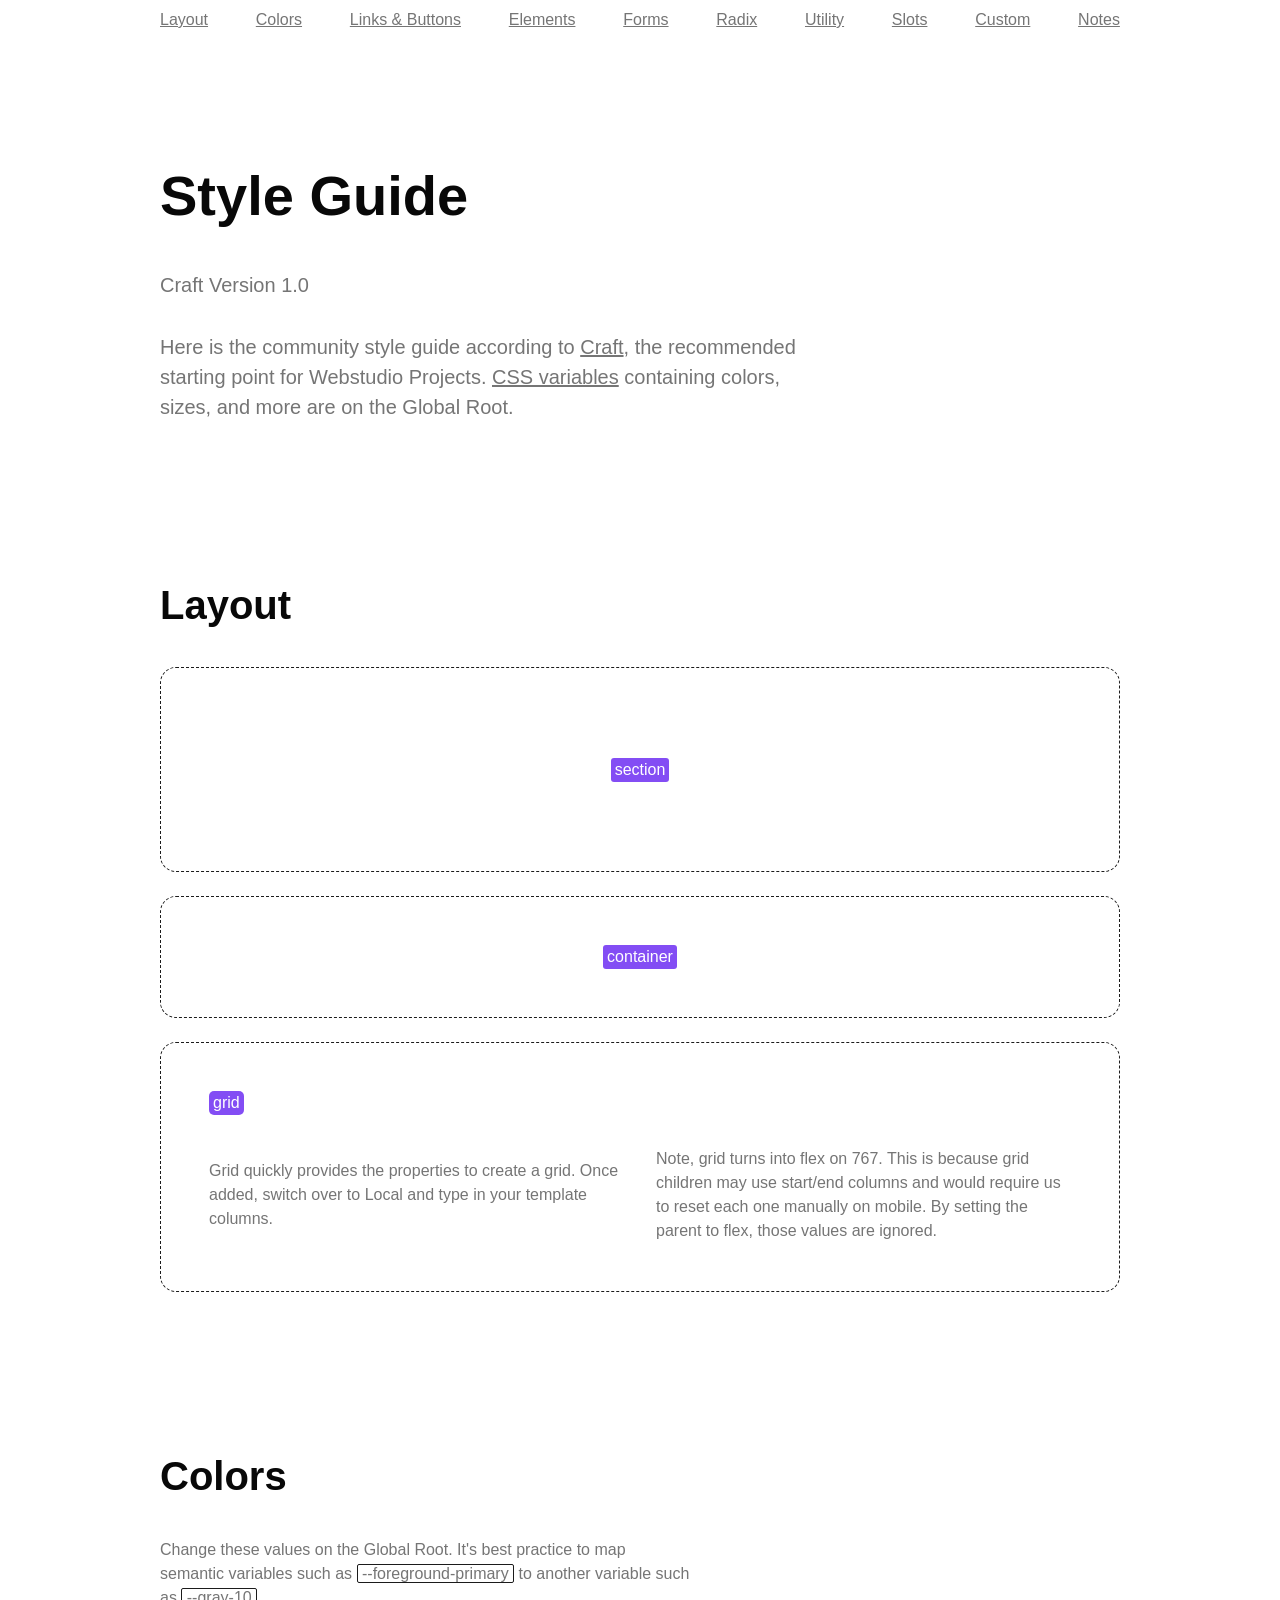
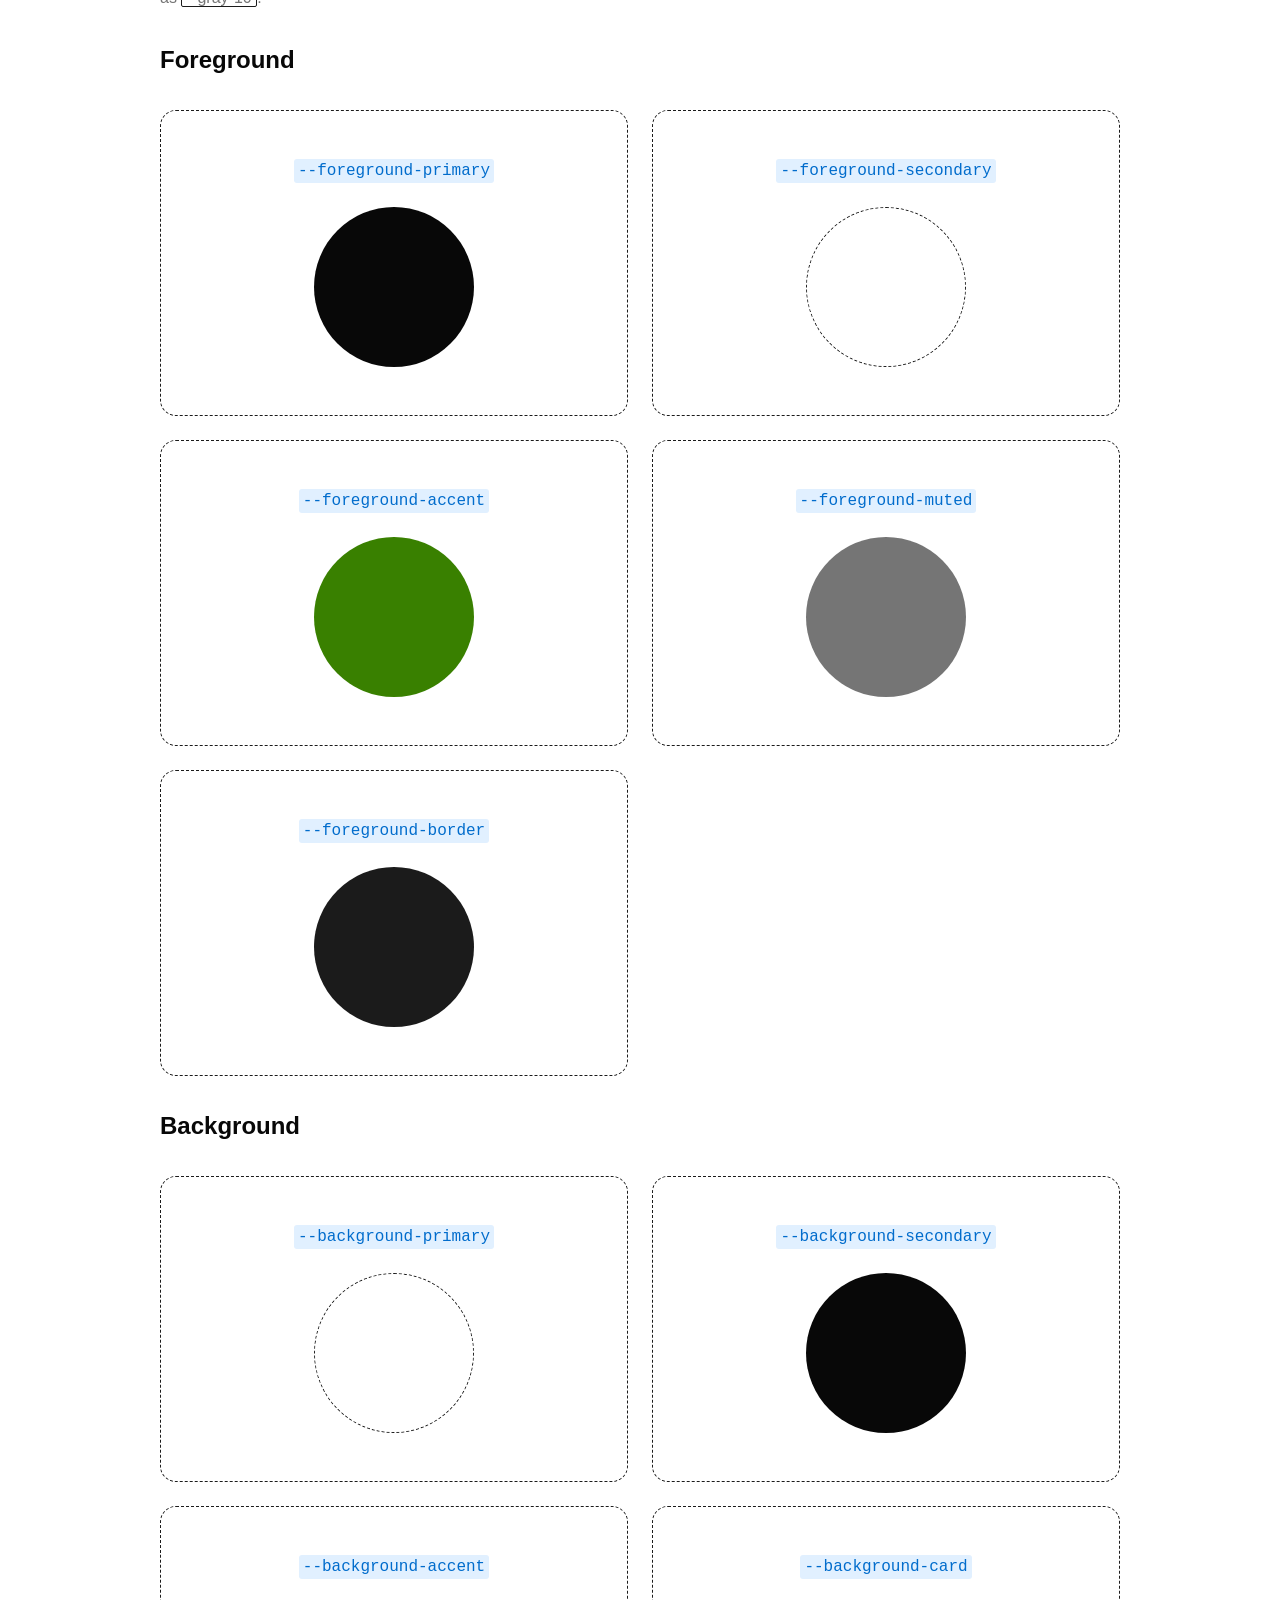
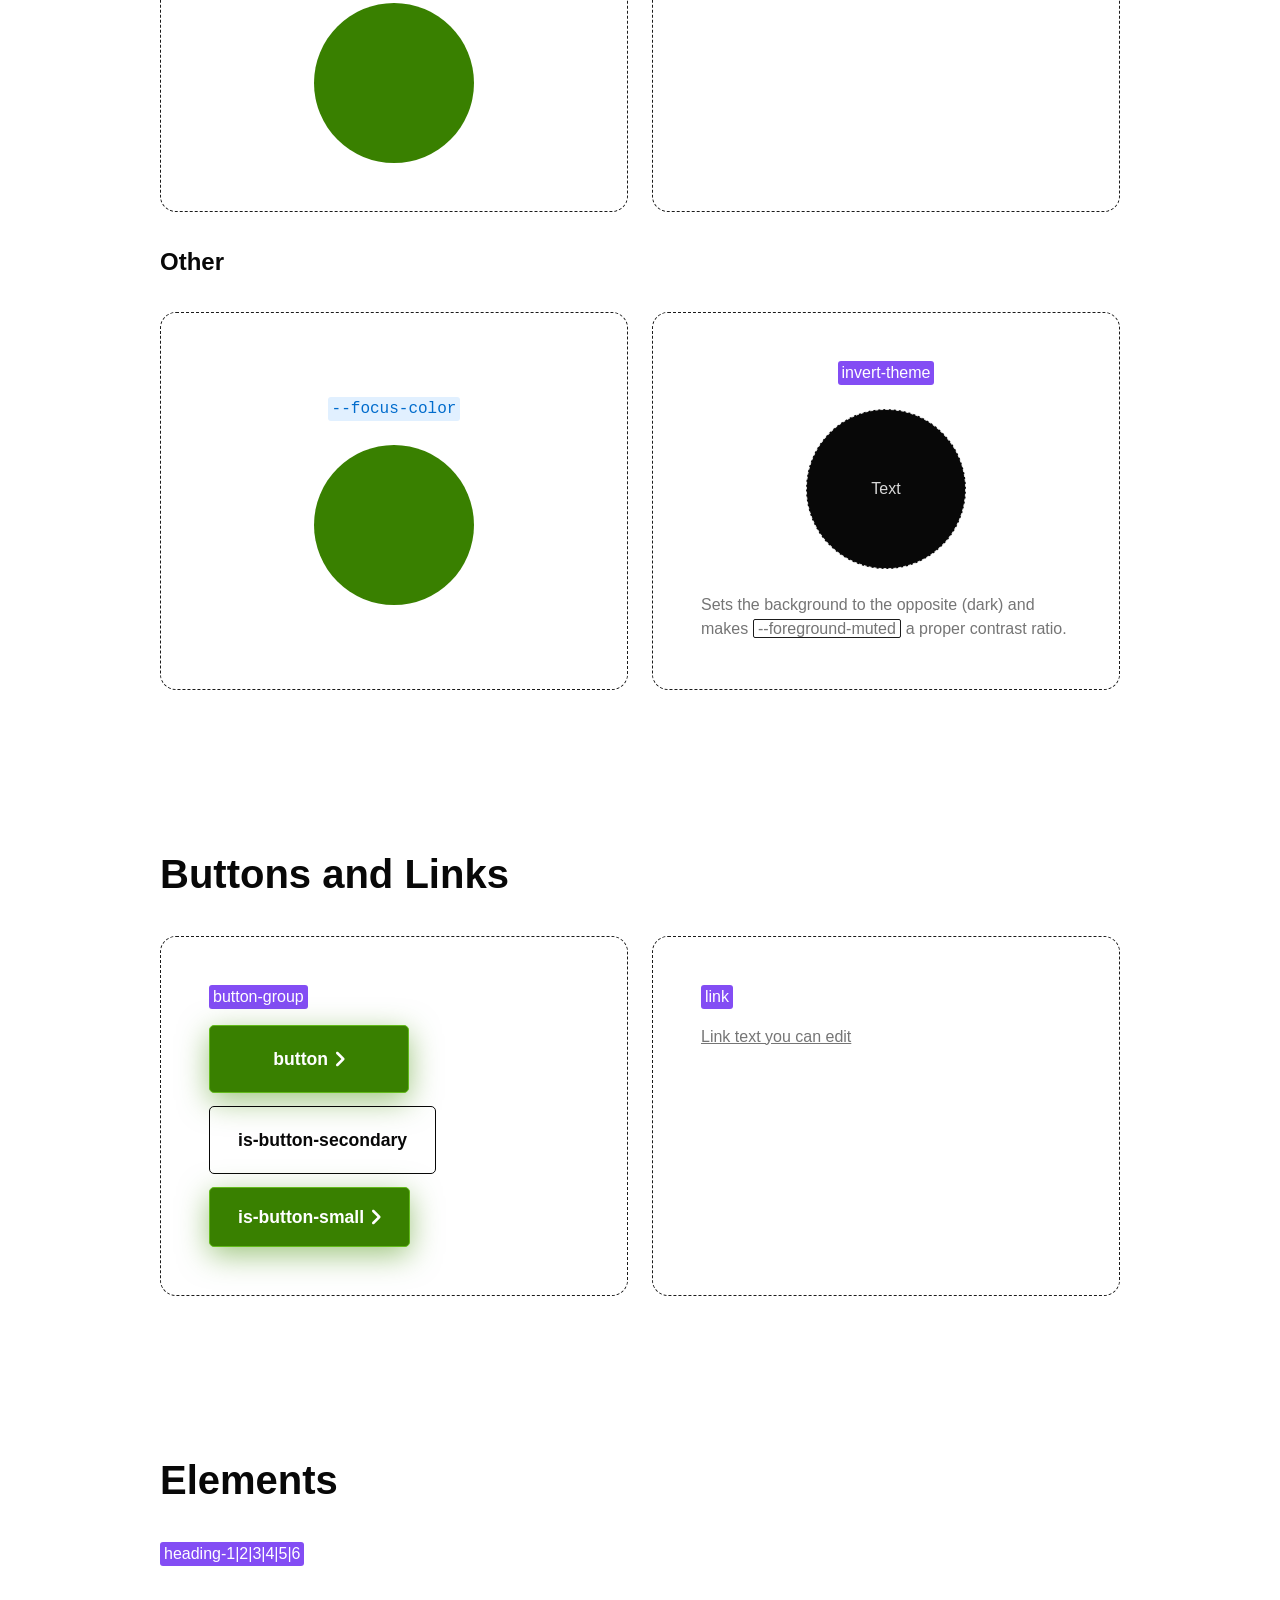
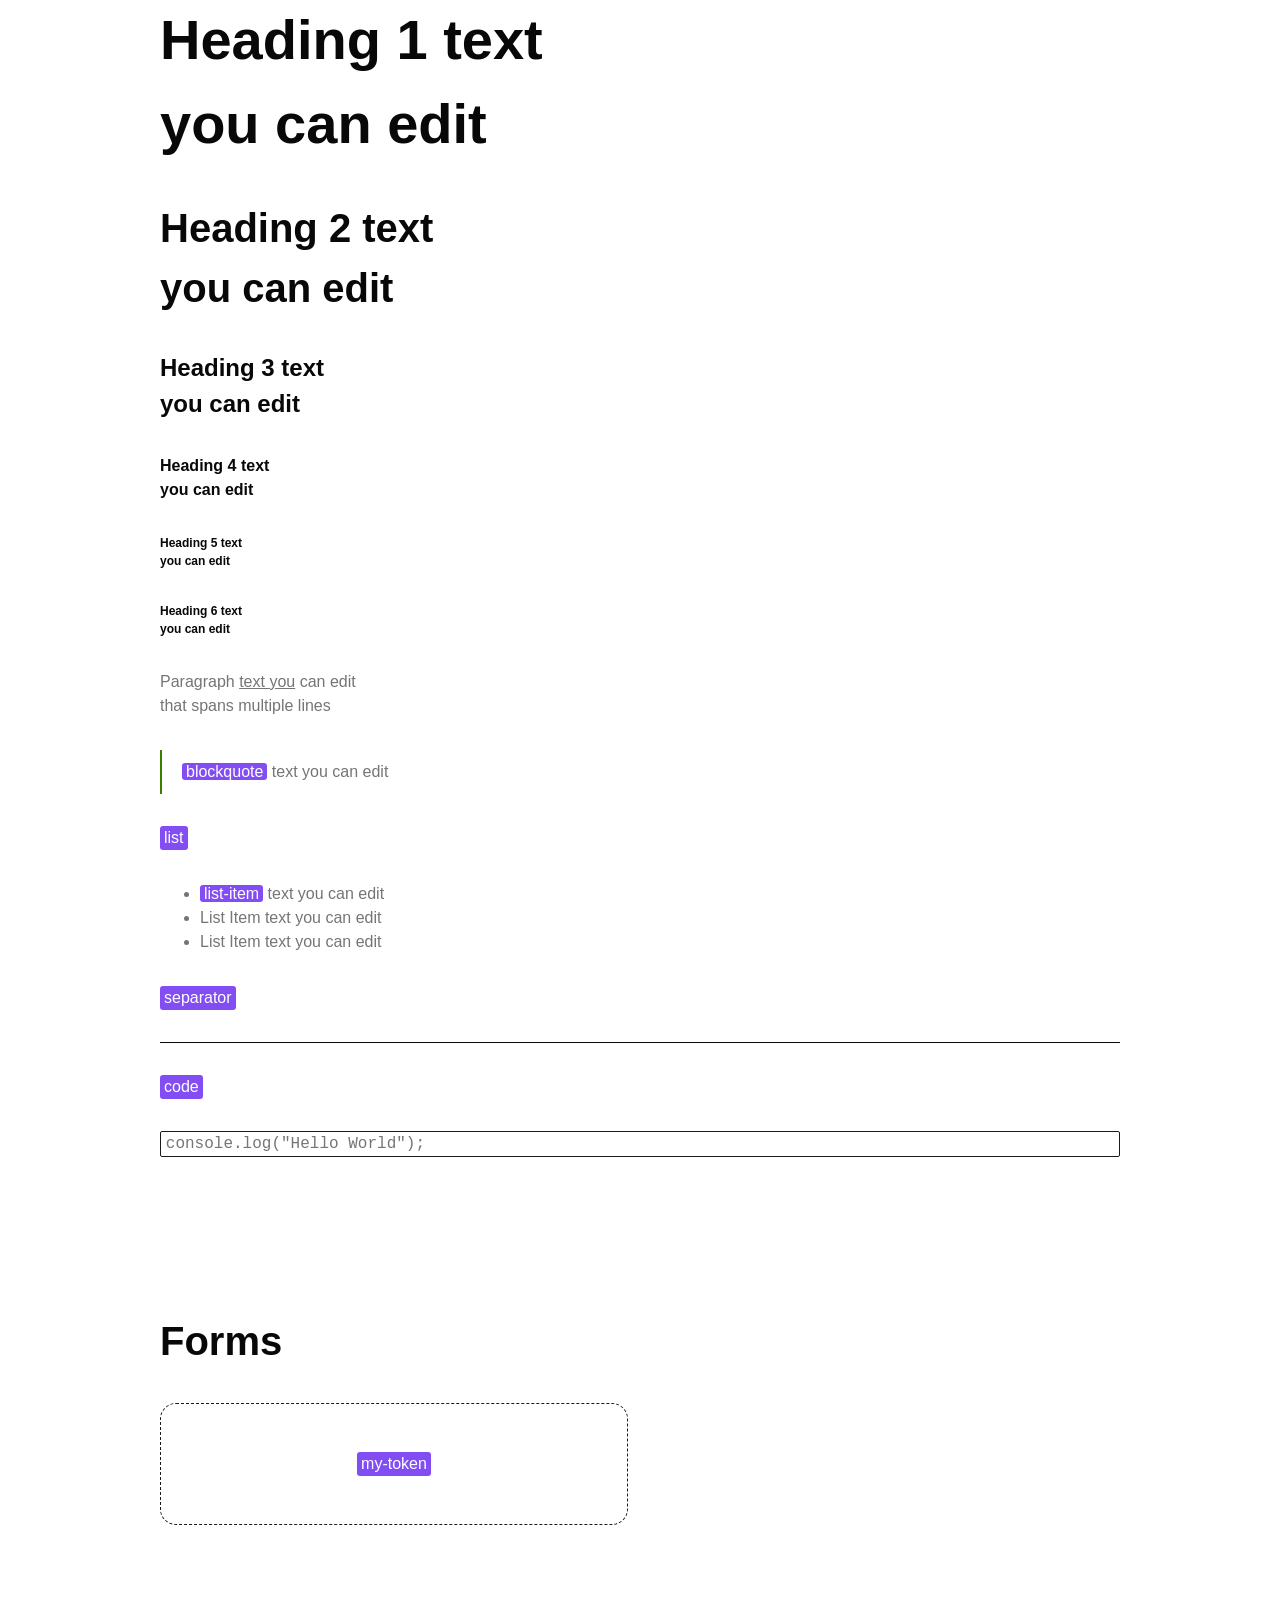
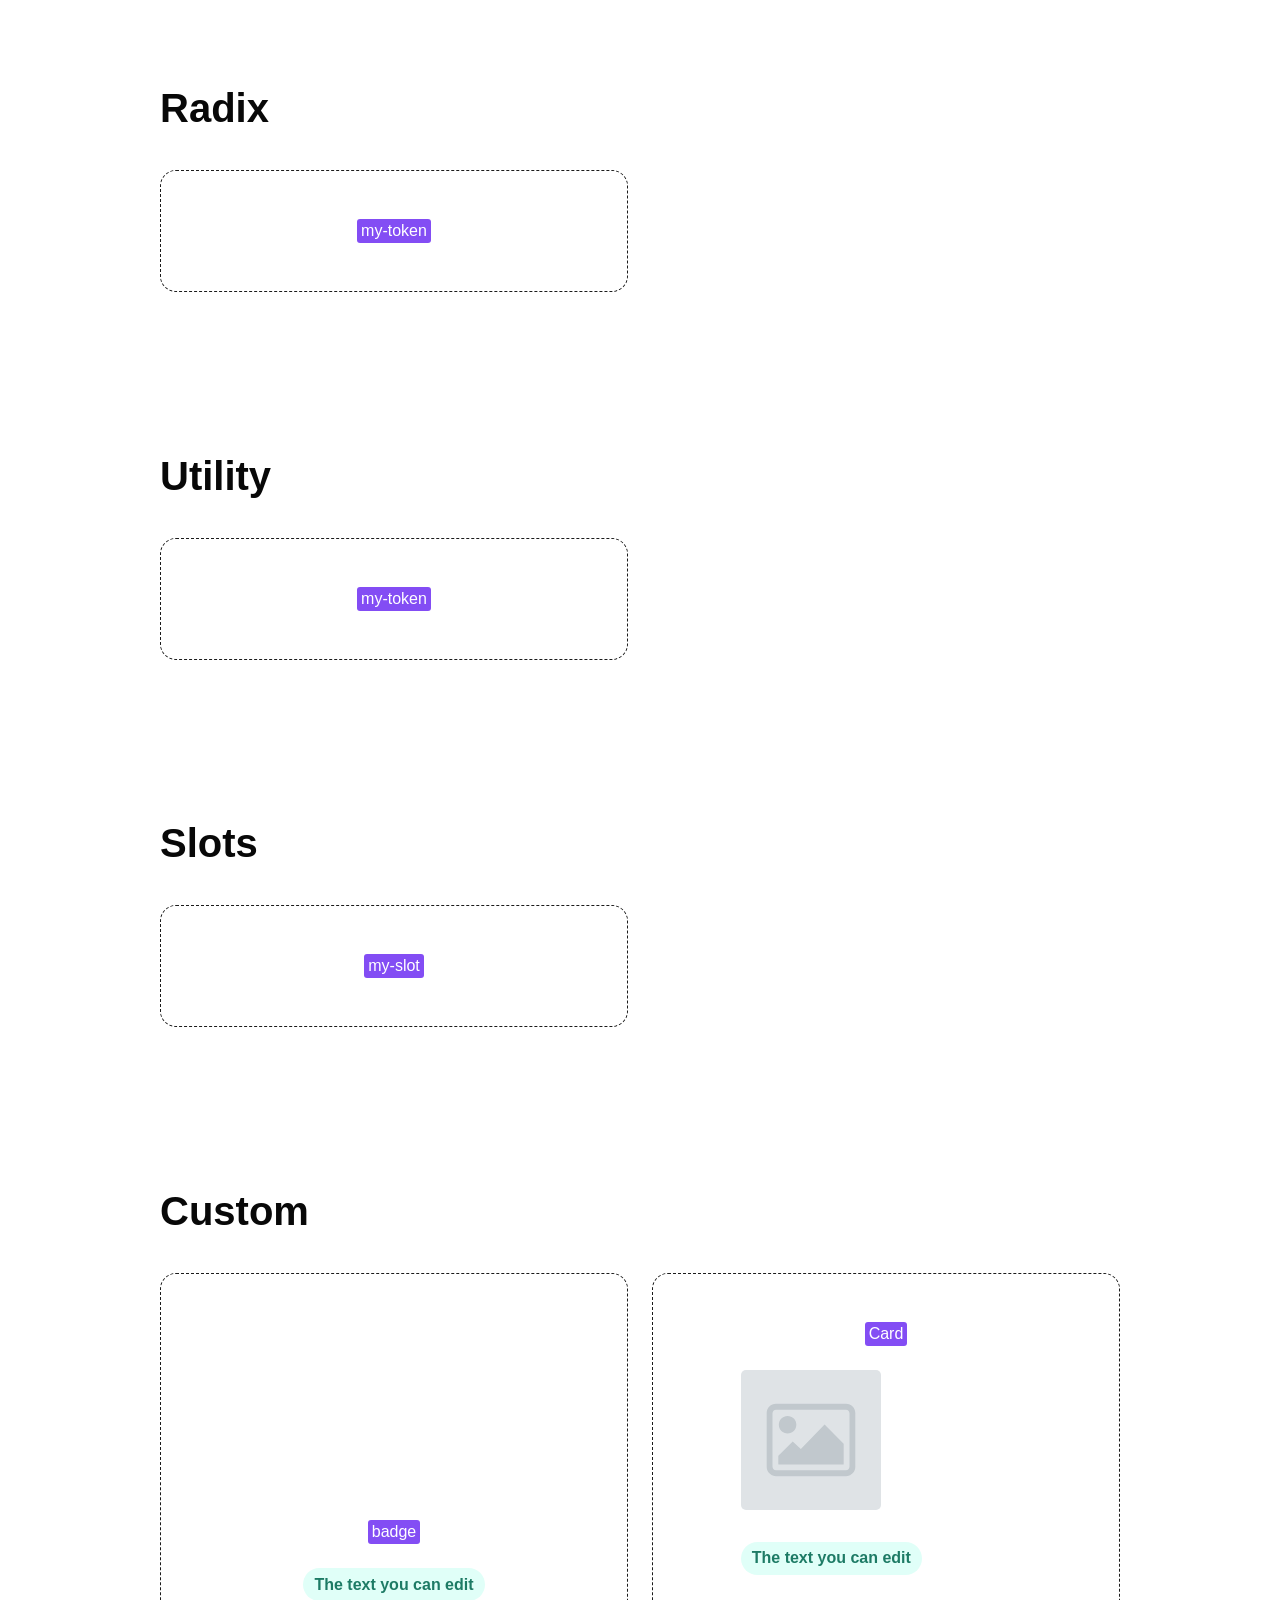
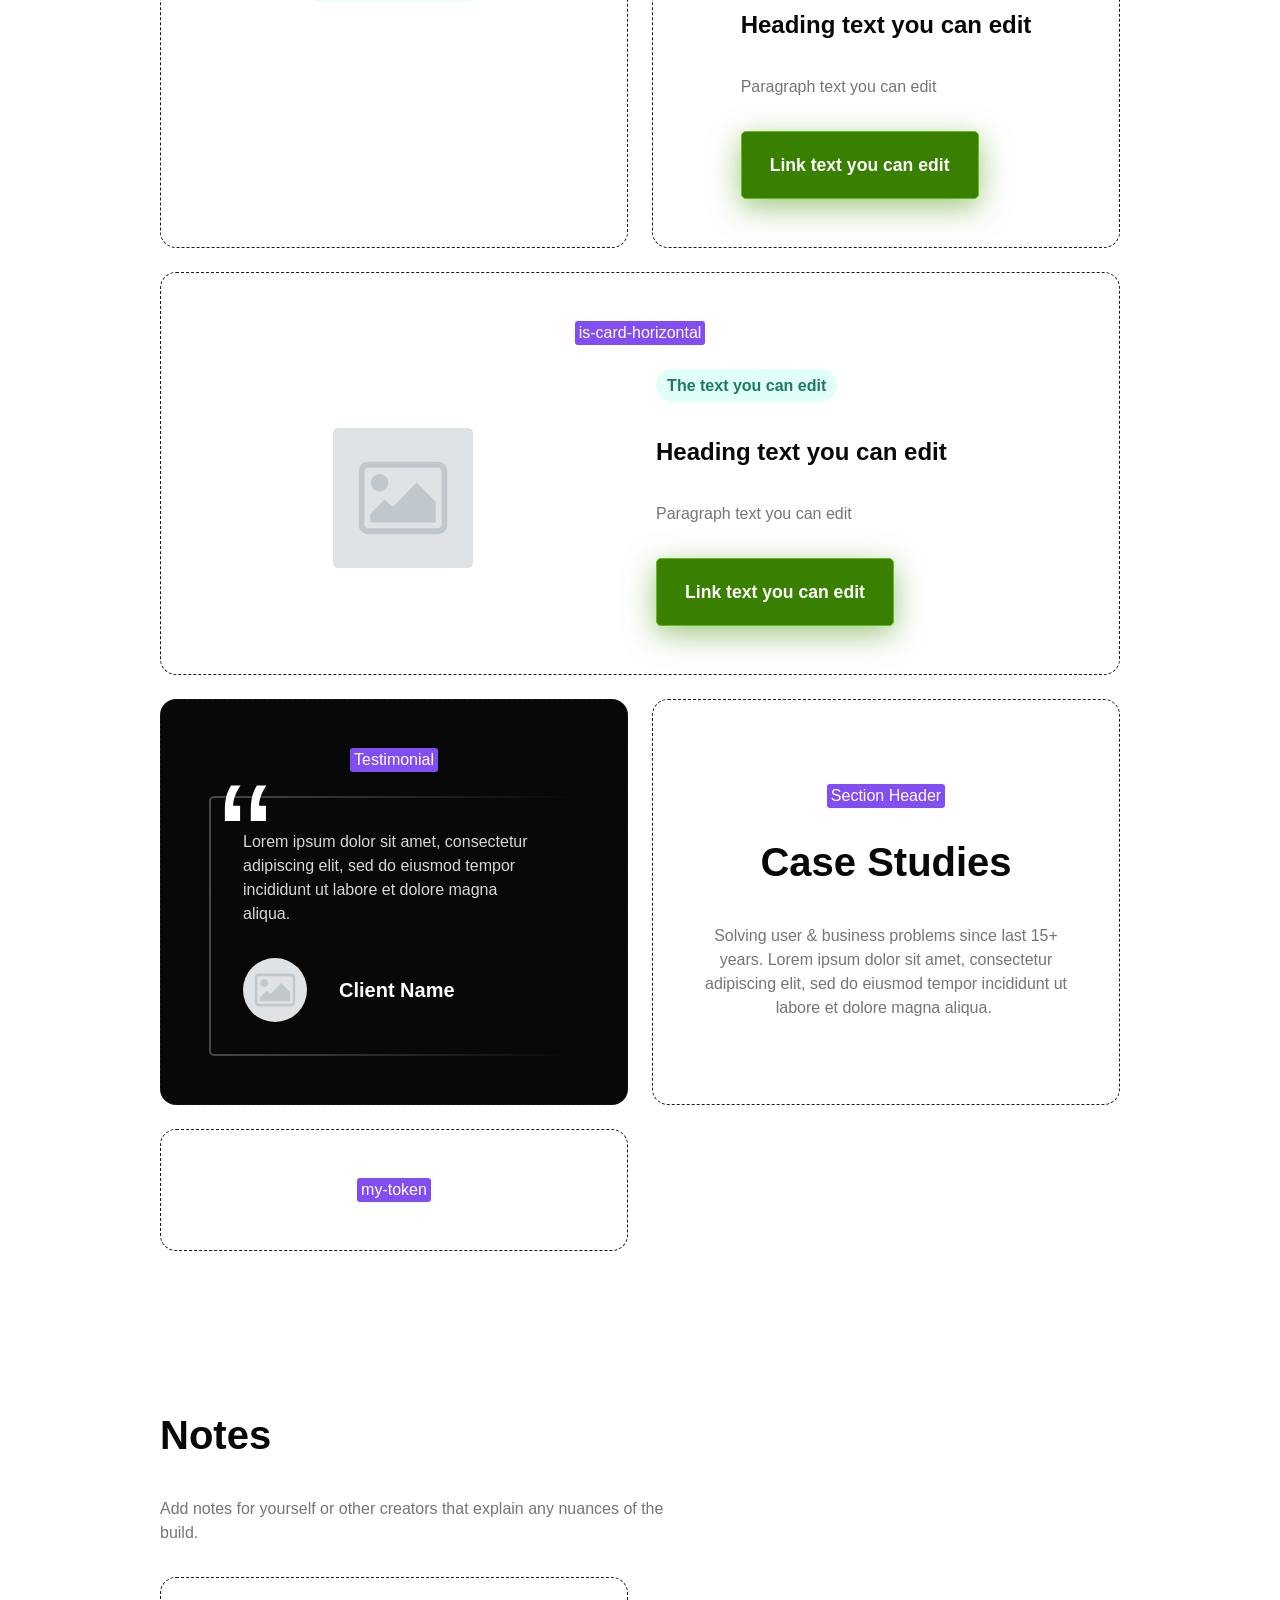
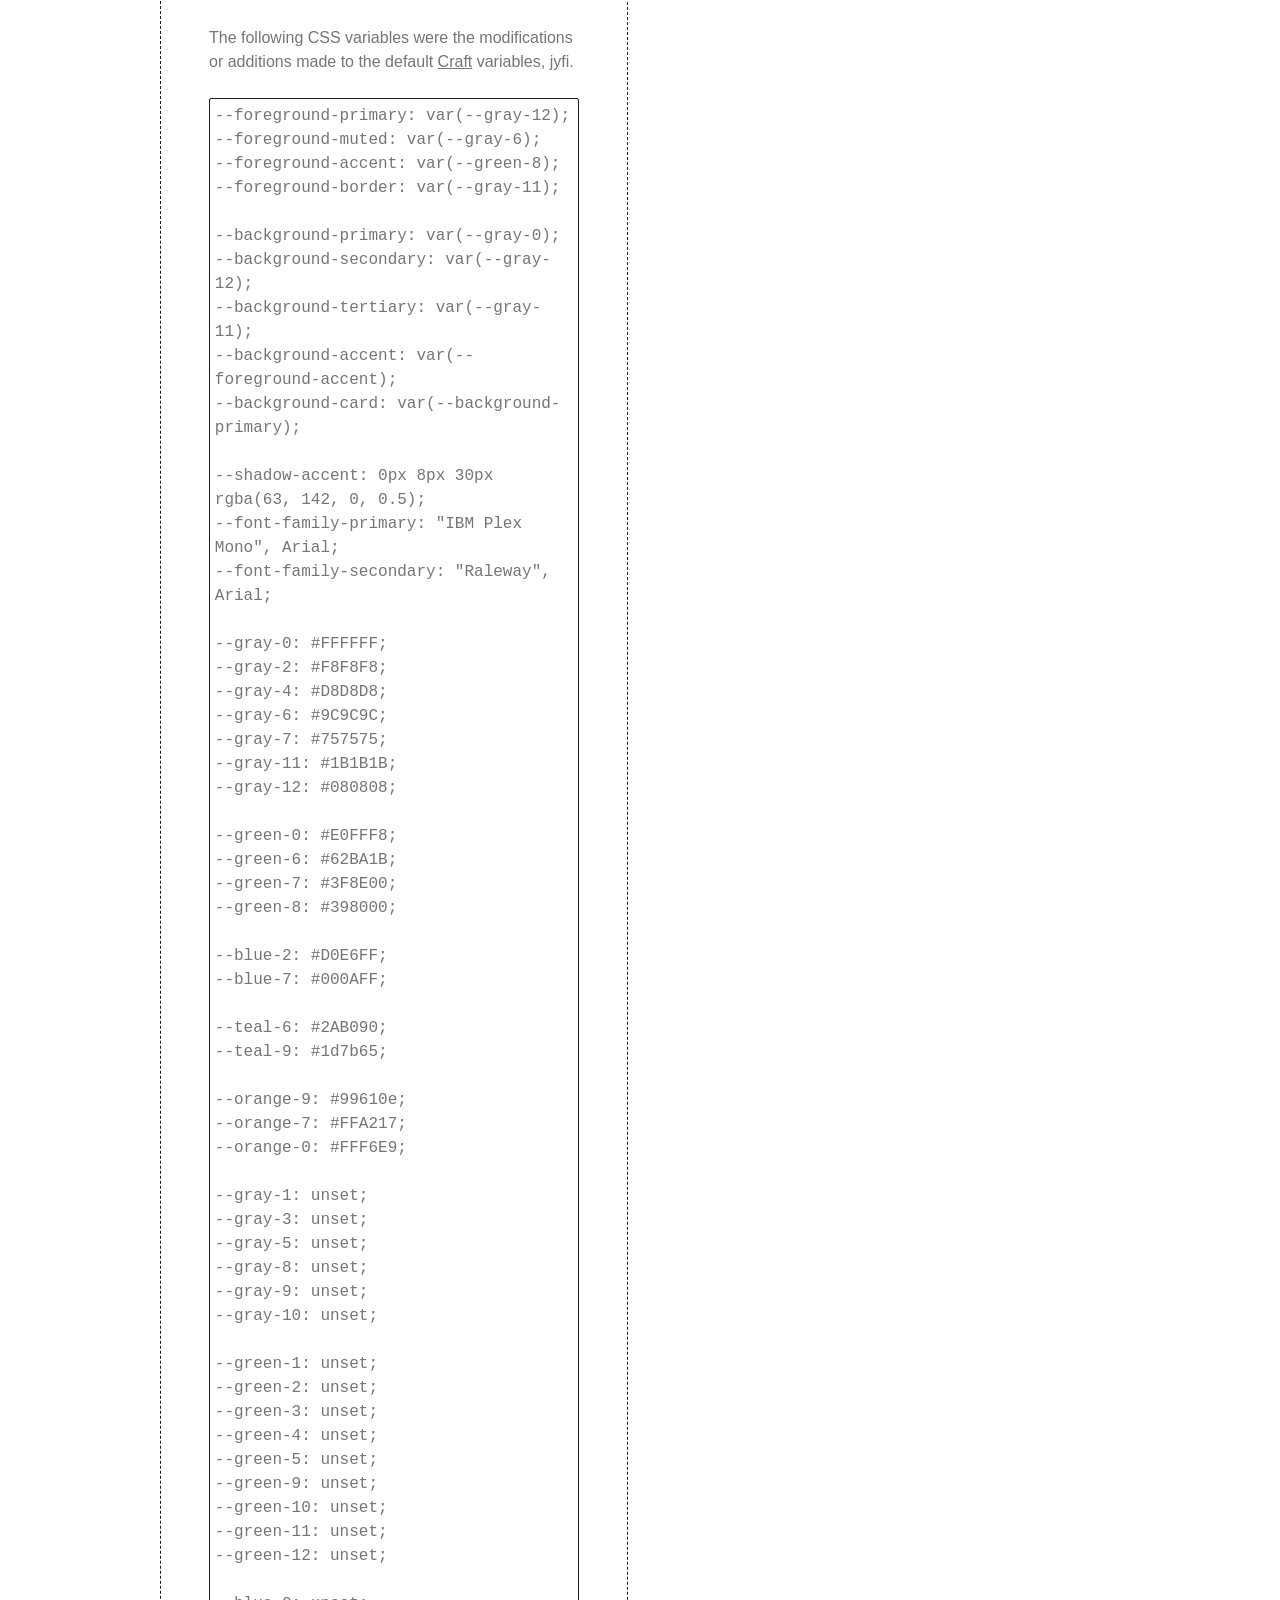
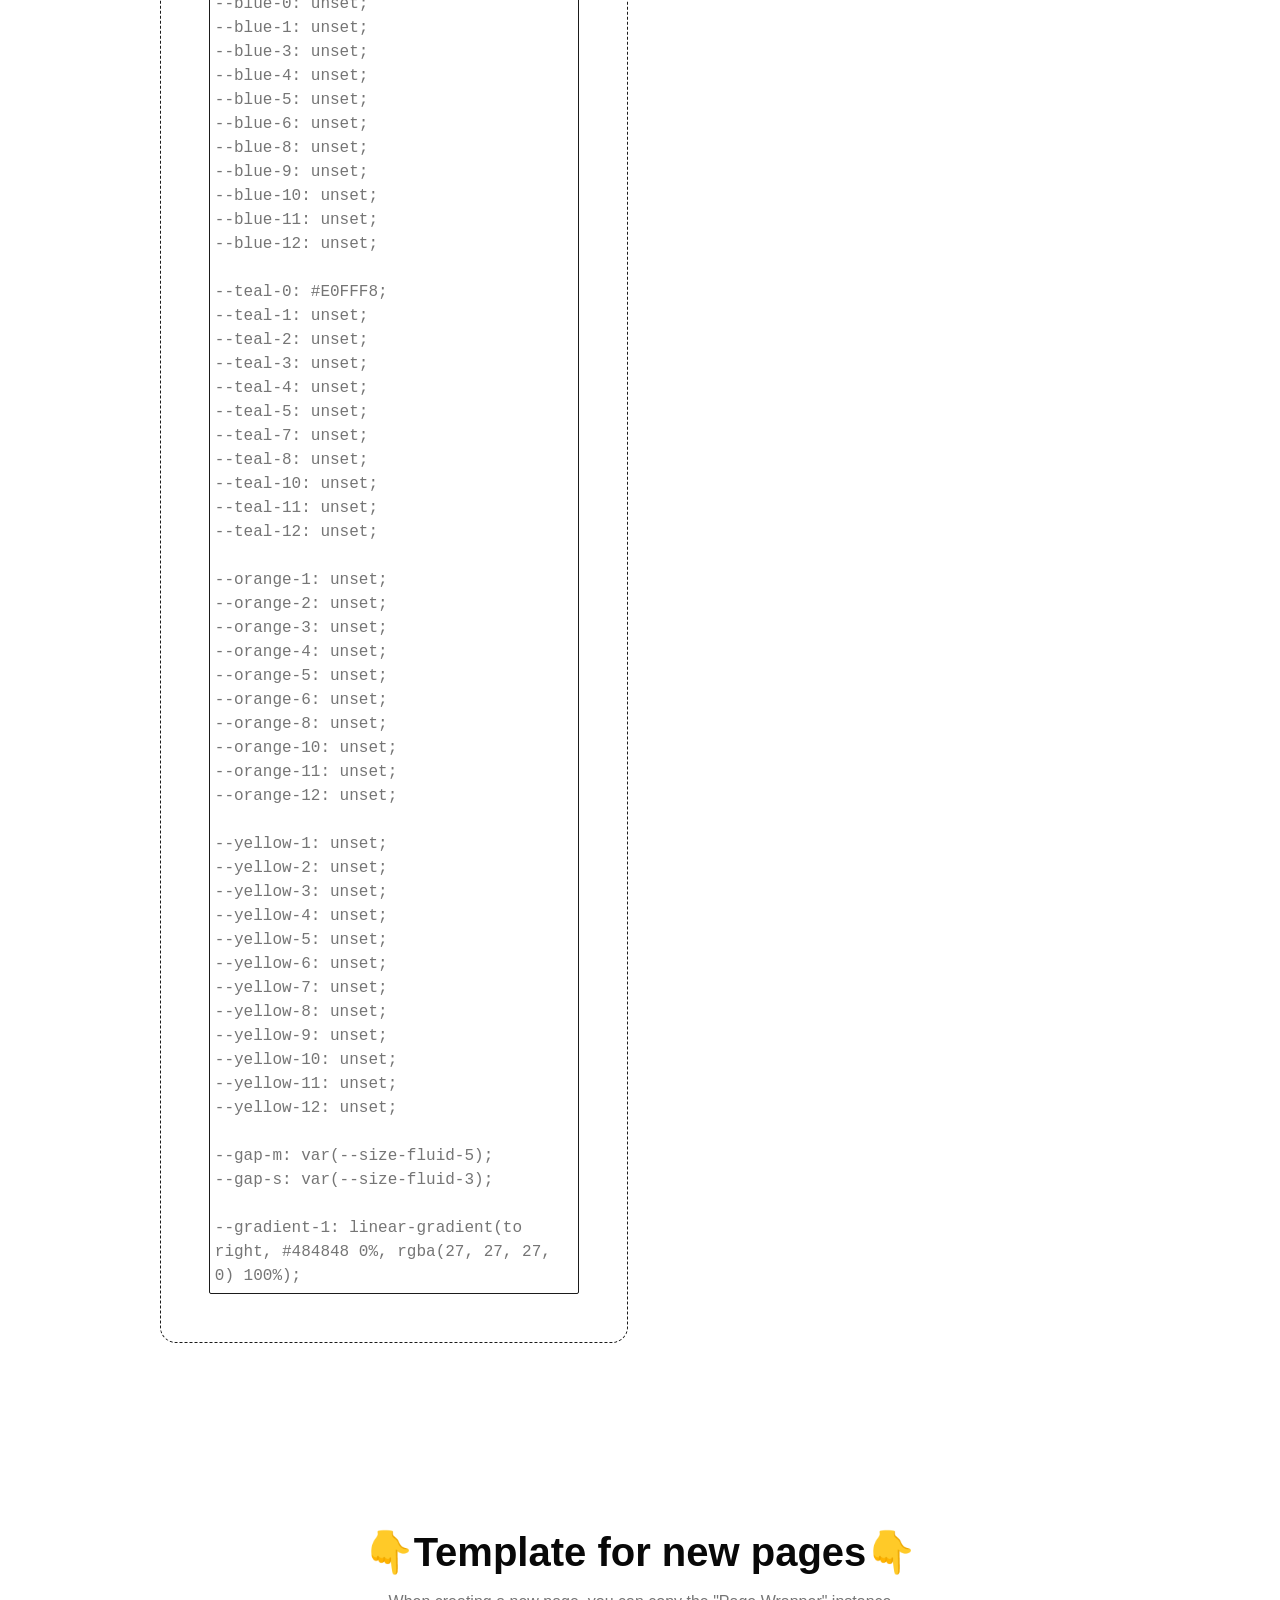
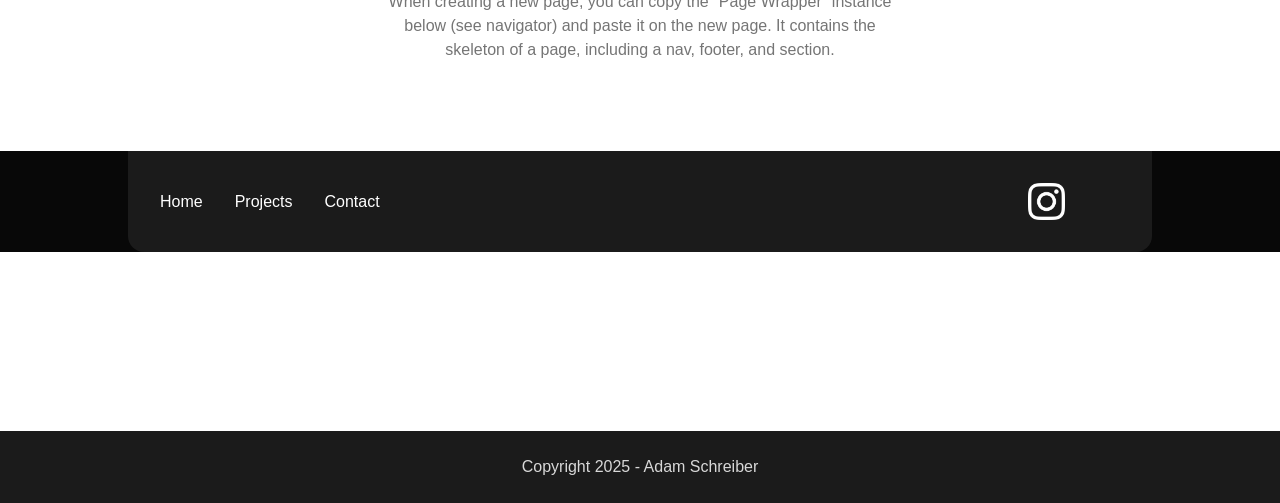
<file: style-guide/index.html>
<!doctype html>
<html lang="en">
  <head>
    <link
      rel="stylesheet"
      type="text/css"
      href="/assets/static/app_generated_index-6937cd5a.DDUkP7f3.css"
    />
    <meta charset="UTF-8" />
    <meta name="viewport" content="width=device-width,initial-scale=1" />
    <meta property="og:url" content="https://url/style-guide" />
    <title>Style Guide</title>
    <meta property="og:title" content="Style Guide" />
    <meta property="og:type" content="website" />
    <meta name="robots" content="noindex, nofollow" />
    <link rel="icon" href="/assets/logo_r1qaJQiri6sK3rPyq-Sar.svg" />
  </head>
  <body id="top" class="w-body">
    <div class="w-box cna0hdz c1mzb2kd">
      <div
        class="w-box c1357293 c9jnjeu c5tmc3l c1ldum37 czr2pxy c155uc7w cry9bxc c1lfjoq7 c11ykhog c1kt5iwx"
      >
        <div class="w-box cry9bxc c1lfjoq7 c1z0l37u c1ml0hr7 cbmc0x9">
          <h1 class="w-heading c11nr3ex c11dowh9 c1dnnq07 c8ys3vy">
            Style Guide
          </h1>
          <div class="w-text c1nkzcyu che9upb">Craft Version 1.0</div>
          <p class="w-paragraph cz5g8eb c1nkzcyu">
            Here is the community style guide according to
            <a
              href="https://docs.webstudio.is/university/craft"
              target="_blank"
              class="w-rich-text-link cd07aq5 cld4m44 c1hz2opz c1c9nyn co9inq6 c18nx7en c13zjl4p cl60rel c1ib9cr2 cb06ied"
              >Craft</a
            >, the recommended starting point for Webstudio Projects.
            <a
              href="https://docs.webstudio.is/university/foundations/css-variables"
              target="_blank"
              class="w-rich-text-link cd07aq5 cld4m44 c1hz2opz c1c9nyn co9inq6 c18nx7en c13zjl4p cl60rel c1ib9cr2 cb06ied"
              >CSS variables</a
            >
            containing colors, sizes, and more are on the Global Root.
          </p>
        </div>
        <div
          id="layout"
          class="w-box cry9bxc c1lfjoq7 cdq89vd c1tcoltv c1778y6x"
        >
          <div class="w-box cry9bxc c1lfjoq7 c1z0l37u c1ml0hr7 cbmc0x9">
            <h2 class="w-heading c1dxq9cf c11dowh9 c12y6bqh c8ys3vy">Layout</h2>
          </div>
          <div class="w-box copqmak c9sypx0 c1w3ahi2 c3zdkj3 c1lcvbhc">
            <div
              class="w-box c12n5uks csb0ifw cg5j03k c8od1c4 cry9bxc c1qyy4dh ct02u4h cna0hdz c1mzb2kd c1vaudkt cci8rp4 c1fhkm63 clv8gve c1lfjoq7 cll3pt2 c1gy5yet ck4tzbx"
            >
              <div
                class="w-text c1yehcfp cbvffy can94pj c1p3n7hw c1qom380 c1pn4vw7 cczo11 c1tnvyeo c1pm51o8 c18tatc1"
              >
                section
              </div>
            </div>
            <div
              class="w-box c12n5uks csb0ifw cg5j03k c8od1c4 cry9bxc c1qyy4dh ct02u4h c2keyc8 cnkorcr c1ldum37 c5tmc3l c1fhkm63 clv8gve c1lfjoq7 ca4qjwu c1cdc69r c1357293 c9jnjeu czr2pxy c155uc7w ck4tzbx"
            >
              <div
                class="w-text c1yehcfp cbvffy can94pj c1p3n7hw c1qom380 c1pn4vw7 cczo11 c1tnvyeo c1pm51o8 c18tatc1"
              >
                container
              </div>
            </div>
            <div
              class="w-box c12n5uks csb0ifw cg5j03k c8od1c4 copqmak c1qyy4dh ct02u4h c1fhkm63 clv8gve c1lfjoq7 c10zkoym ct8c5y2 c1f64byh ck4tzbx c1g7fxd7 cx6c9kw c174sw29"
            >
              <div class="w-box c7rvndl c2w8hv4">
                <div
                  class="w-text c1yehcfp c1umavhe caipwxg cbvffy can94pj cuccfz7 cir85gx c1qom380 cr8yqfm c1ufwdzl c5blvcv cml0h3f c5m8ase clv8gve"
                >
                  grid
                </div>
              </div>
              <div class="w-box">
                <p class="w-paragraph">
                  Grid quickly provides the properties to create a grid. Once
                  added, switch over to Local and type in your template columns.
                </p>
              </div>
              <div class="w-box">
                <p class="w-paragraph">
                  Note, grid turns into flex on 767. This is because grid
                  children may use start/end columns and would require us to
                  reset each one manually on mobile. By setting the parent to
                  flex, those values are ignored.
                </p>
              </div>
            </div>
          </div>
        </div>
        <div
          id="colors"
          class="w-box cry9bxc c1lfjoq7 cdq89vd c1tcoltv c1778y6x"
        >
          <div class="w-box cry9bxc c1lfjoq7 c1z0l37u c1ml0hr7 cbmc0x9">
            <h2 class="w-heading c1dxq9cf c11dowh9 c12y6bqh c8ys3vy">Colors</h2>
            <p class="w-paragraph che9upb c1rco612">
              Change these values on the Global Root. It&#x27;s best practice to
              map semantic variables such as
              <span
                class="w-text-1 c2i0393 c19evryj cntnubm c16hrg7f c12vy3a5 cuwcd3w c1qakuu0 cz20ayj"
                >--foreground-primary</span
              >
              to another variable such as
              <span
                class="w-text-1 c2i0393 c19evryj cntnubm c16hrg7f c12vy3a5 cuwcd3w c1qakuu0 cz20ayj"
                >--gray-10</span
              >.
            </p>
          </div>
          <h3 class="w-heading cuoke4w c11dowh9 c12y6bqh c8ys3vy">
            Foreground
          </h3>
          <div class="w-box copqmak c1f64byh c1w3ahi2 c3zdkj3 c1lcvbhc">
            <div
              class="w-box c12n5uks csb0ifw cg5j03k c8od1c4 cry9bxc c1qyy4dh ct02u4h c1fhkm63 clv8gve c1lfjoq7 cll3pt2 c1gy5yet ck4tzbx c1g7fxd7"
            >
              <div
                class="w-text c1cty1eq cbvffy can94pj cdt4mfm c1qom380 c1pn4vw7 cczo11 c1tnvyeo c1pm51o8 c18tatc1 c16x0h2l"
              >
                --foreground-primary
              </div>
              <div
                class="w-box cagnu3j c1cx42qj c1nj04wn c1nitjp7 c195lvp6 c1hr6a6t c1s9lq31 c12y6bqh c6pvryr"
              ></div>
            </div>
            <div
              class="w-box c12n5uks csb0ifw cg5j03k c8od1c4 cry9bxc c1qyy4dh ct02u4h c1fhkm63 clv8gve c1lfjoq7 cll3pt2 c1gy5yet ck4tzbx c1g7fxd7"
            >
              <div
                class="w-text c1cty1eq cbvffy can94pj cdt4mfm c1qom380 c1pn4vw7 cczo11 c1tnvyeo c1pm51o8 c18tatc1 c16x0h2l"
              >
                --foreground-secondary
              </div>
              <div
                class="w-box cagnu3j c1cx42qj c1nj04wn c1nitjp7 c195lvp6 c1hr6a6t c1s9lq31 c1bd9ep2 ck4tzbx"
              ></div>
            </div>
            <div
              class="w-box c12n5uks csb0ifw cg5j03k c8od1c4 cry9bxc c1qyy4dh ct02u4h c1fhkm63 clv8gve c1lfjoq7 cll3pt2 c1gy5yet ck4tzbx c1g7fxd7"
            >
              <div
                class="w-text c1cty1eq cbvffy can94pj cdt4mfm c1qom380 c1pn4vw7 cczo11 c1tnvyeo c1pm51o8 c18tatc1 c16x0h2l"
              >
                --foreground-accent
              </div>
              <div
                class="w-box cagnu3j c1cx42qj c1nj04wn c1nitjp7 c195lvp6 c1hr6a6t c1s9lq31 cpp0nin c6pvryr"
              ></div>
            </div>
            <div
              class="w-box c12n5uks csb0ifw cg5j03k c8od1c4 cry9bxc c1qyy4dh ct02u4h c1fhkm63 clv8gve c1lfjoq7 cll3pt2 c1gy5yet ck4tzbx c1g7fxd7"
            >
              <div
                class="w-text c1cty1eq cbvffy can94pj cdt4mfm c1qom380 c1pn4vw7 cczo11 c1tnvyeo c1pm51o8 c18tatc1 c16x0h2l"
              >
                --foreground-muted
              </div>
              <div
                class="w-box cagnu3j c1cx42qj c1nj04wn c1nitjp7 c195lvp6 c1hr6a6t c1s9lq31 czt9u4x c6pvryr"
              ></div>
            </div>
            <div
              class="w-box c12n5uks csb0ifw cg5j03k c8od1c4 cry9bxc c1qyy4dh ct02u4h c1fhkm63 clv8gve c1lfjoq7 cll3pt2 c1gy5yet ck4tzbx c1g7fxd7"
            >
              <div
                class="w-text c1cty1eq cbvffy can94pj cdt4mfm c1qom380 c1pn4vw7 cczo11 c1tnvyeo c1pm51o8 c18tatc1 c16x0h2l"
              >
                --foreground-border
              </div>
              <div
                class="w-box cagnu3j c1cx42qj c1nj04wn c1nitjp7 c195lvp6 c1hr6a6t c1s9lq31 cchda18 c6pvryr"
              ></div>
            </div>
          </div>
          <h3 class="w-heading cuoke4w c11dowh9 c12y6bqh c8ys3vy">
            Background
          </h3>
          <div class="w-box copqmak c1f64byh c1w3ahi2 c3zdkj3 c1lcvbhc">
            <div
              class="w-box c12n5uks csb0ifw cg5j03k c8od1c4 cry9bxc c1qyy4dh ct02u4h c1fhkm63 clv8gve c1lfjoq7 cll3pt2 c1gy5yet ck4tzbx c1g7fxd7"
            >
              <div
                class="w-text c1cty1eq cbvffy can94pj cdt4mfm c1qom380 c1pn4vw7 cczo11 c1tnvyeo c1pm51o8 c18tatc1 c16x0h2l"
              >
                --background-primary
              </div>
              <div
                class="w-box cagnu3j c1cx42qj c1nj04wn c1nitjp7 c195lvp6 c1hr6a6t c1s9lq31 cvgv9nf ck4tzbx"
              ></div>
            </div>
            <div
              class="w-box c12n5uks csb0ifw cg5j03k c8od1c4 cry9bxc c1qyy4dh ct02u4h c1fhkm63 clv8gve c1lfjoq7 cll3pt2 c1gy5yet ck4tzbx c1g7fxd7"
            >
              <div
                class="w-text c1cty1eq cbvffy can94pj cdt4mfm c1qom380 c1pn4vw7 cczo11 c1tnvyeo c1pm51o8 c18tatc1 c16x0h2l"
              >
                --background-secondary
              </div>
              <div
                class="w-box cagnu3j c1cx42qj c1nj04wn c1nitjp7 c195lvp6 c1hr6a6t c1s9lq31 c1llqm3g c6pvryr"
              ></div>
            </div>
            <div
              class="w-box c12n5uks csb0ifw cg5j03k c8od1c4 cry9bxc c1qyy4dh ct02u4h c1fhkm63 clv8gve c1lfjoq7 cll3pt2 c1gy5yet ck4tzbx c1g7fxd7"
            >
              <div
                class="w-text c1cty1eq cbvffy can94pj cdt4mfm c1qom380 c1pn4vw7 cczo11 c1tnvyeo c1pm51o8 c18tatc1 c16x0h2l"
              >
                --background-accent
              </div>
              <div
                class="w-box cagnu3j c1cx42qj c1nj04wn c1nitjp7 c195lvp6 c1hr6a6t c1s9lq31 c1iv8y8b c6pvryr"
              ></div>
            </div>
            <div
              class="w-box c12n5uks csb0ifw cg5j03k c8od1c4 cry9bxc c1qyy4dh ct02u4h c1fhkm63 clv8gve c1lfjoq7 cll3pt2 c1gy5yet ck4tzbx c1g7fxd7"
            >
              <div
                class="w-text c1cty1eq cbvffy can94pj cdt4mfm c1qom380 c1pn4vw7 cczo11 c1tnvyeo c1pm51o8 c18tatc1 c16x0h2l"
              >
                --background-card
              </div>
              <div
                class="w-box cagnu3j c1cx42qj c1nj04wn c1nitjp7 c195lvp6 c1hr6a6t c1s9lq31 cow0ixc c6pvryr"
              ></div>
            </div>
          </div>
          <h3 class="w-heading cuoke4w c11dowh9 c12y6bqh c8ys3vy">Other</h3>
          <div class="w-box copqmak c1f64byh c1w3ahi2 c3zdkj3 c1lcvbhc">
            <div
              class="w-box c12n5uks csb0ifw cg5j03k c8od1c4 cry9bxc c1qyy4dh ct02u4h c1fhkm63 clv8gve c1lfjoq7 cll3pt2 c1gy5yet ck4tzbx c1g7fxd7"
            >
              <div
                class="w-text c1cty1eq cbvffy can94pj cdt4mfm c1qom380 c1pn4vw7 cczo11 c1tnvyeo c1pm51o8 c18tatc1 c16x0h2l"
              >
                --focus-color
              </div>
              <div
                class="w-box cagnu3j c1cx42qj c1nj04wn c1nitjp7 c195lvp6 c1hr6a6t c1s9lq31 c17o0p2u c6pvryr"
              ></div>
            </div>
            <div
              class="w-box c12n5uks csb0ifw cg5j03k c8od1c4 cry9bxc c1qyy4dh ct02u4h c1fhkm63 clv8gve c1lfjoq7 cll3pt2 c1gy5yet ck4tzbx c1g7fxd7"
            >
              <div
                class="w-text c1yehcfp cbvffy can94pj c1p3n7hw c1qom380 c1pn4vw7 cczo11 c1tnvyeo c1pm51o8 c18tatc1"
              >
                invert-theme
              </div>
              <div
                class="w-box cagnu3j c130qyz3 c1nj04wn c1nitjp7 c195lvp6 c1hr6a6t c1s9lq31 c82o5tr cqlgvkl cry9bxc c1qyy4dh ct02u4h c6pvryr"
              >
                <div class="w-text">Text</div>
              </div>
              <p class="w-paragraph">
                Sets the background to the opposite (dark) and makes
                <span
                  class="w-text-1 c2i0393 c19evryj cntnubm c16hrg7f c12vy3a5 cuwcd3w c1qakuu0 cz20ayj"
                  >--foreground-muted</span
                >
                a proper contrast ratio.
              </p>
            </div>
          </div>
        </div>
        <div
          id="links-buttons"
          class="w-box cry9bxc c1lfjoq7 cdq89vd c1tcoltv c1778y6x"
        >
          <div class="w-box cry9bxc c1lfjoq7 c1z0l37u c1ml0hr7 cbmc0x9">
            <h2 class="w-heading c1dxq9cf c11dowh9 c12y6bqh c8ys3vy">
              Buttons and Links
            </h2>
          </div>
          <div class="w-box copqmak c1f64byh c1w3ahi2 c3zdkj3 c1lcvbhc">
            <div
              class="w-box c12n5uks csb0ifw cg5j03k c8od1c4 cry9bxc c16xs6ny c1wt8a7g c1fhkm63 clv8gve c1lfjoq7 c133lpx4 c14u5o53 ck4tzbx c1g7fxd7"
            >
              <div
                class="w-text c1yehcfp cbvffy can94pj c1p3n7hw c1qom380 c1pn4vw7 cczo11 c1tnvyeo c1pm51o8 c18tatc1"
              >
                button-group
              </div>
              <div
                class="w-box cry9bxc c1qyy4dh c1wt8a7g c17drxn3 cvj021w c15cml01"
              >
                <a
                  class="w-link c1b44psv cl8m66n cihfpxt cb4vmi8 c1j33arz c1r2vfc1 ccfzz03 cub2gss cgcvr98 c1xjllne c135vpv5 ckm1y83 csru8nn c1md20bl c1e892th c1qyy4dh ct02u4h c1nouzdk c1hz2opz c1c9nyn co9inq6 c18nx7en c13zjl4p c1cb3y4c c1h3d6dm c10psuuk cl60rel c1ib9cr2 cb06ied"
                  href="#"
                  ><span class="w-text">button</span>
                  <div class="w-html-embed csru8nn cblpe2z c1y0z7zr">
                    <svg
                      width="100%"
                      height="100%"
                      viewBox="0 0 6 11"
                      fill="none"
                      xmlns="http://www.w3.org/2000/svg"
                    >
                      <path
                        d="M5.63335 4.87364L1.51379 0.759206C1.16776 0.413598 0.605566 0.413598 0.259528 0.759206C-0.0865095 1.10481 -0.0865095 1.66631 0.259528 2.01191L3.75196 5.5L0.259528 8.9881C-0.0865095 9.3337 -0.0865095 9.8952 0.259528 10.2408C0.432545 10.4136 0.65957 10.5 0.886652 10.5C1.11373 10.5 1.34078 10.4136 1.51378 10.2408L5.63333 6.12637C5.97937 5.78076 5.97937 5.21927 5.63333 4.87366L5.63335 4.87364Z"
                        fill="currentColor"
                      ></path>
                    </svg></div></a
                ><a
                  class="w-link c1dnnq07 c1e7helk cihfpxt cb4vmi8 c1j33arz c1r2vfc1 ccfzz03 cub2gss cgcvr98 c1xjllne c135vpv5 caafw5v csru8nn c1md20bl c1e892th c1qyy4dh ct02u4h c1nouzdk c1hz2opz c1c9nyn co9inq6 c18nx7en c13zjl4p c1cb3y4c c1h3d6dm ckz5c6u cl60rel c1ib9cr2 cb06ied"
                  href="#"
                  >is-button-secondary</a
                ><a
                  class="w-link c1b44psv cl8m66n c1b2tb9q c1xm4ef6 c1j33arz c1r2vfc1 ccfzz03 cub2gss cgcvr98 c1xjllne c135vpv5 ckm1y83 csru8nn c1md20bl c1e892th c1qyy4dh ct02u4h c1nouzdk c1hz2opz c1c9nyn co9inq6 c18nx7en c13zjl4p c1cb3y4c c1h3d6dm c10psuuk cl60rel c1ib9cr2 cb06ied"
                  href="#"
                  ><span class="w-text">is-button-small</span>
                  <div class="w-html-embed csru8nn cblpe2z c1y0z7zr">
                    <svg
                      width="100%"
                      height="100%"
                      viewBox="0 0 6 11"
                      fill="none"
                      xmlns="http://www.w3.org/2000/svg"
                    >
                      <path
                        d="M5.63335 4.87364L1.51379 0.759206C1.16776 0.413598 0.605566 0.413598 0.259528 0.759206C-0.0865095 1.10481 -0.0865095 1.66631 0.259528 2.01191L3.75196 5.5L0.259528 8.9881C-0.0865095 9.3337 -0.0865095 9.8952 0.259528 10.2408C0.432545 10.4136 0.65957 10.5 0.886652 10.5C1.11373 10.5 1.34078 10.4136 1.51378 10.2408L5.63333 6.12637C5.97937 5.78076 5.97937 5.21927 5.63333 4.87366L5.63335 4.87364Z"
                        fill="currentColor"
                      ></path>
                    </svg></div
                ></a>
              </div>
            </div>
            <div
              class="w-box c12n5uks csb0ifw cg5j03k c8od1c4 cry9bxc c16xs6ny c1wt8a7g c1fhkm63 clv8gve c1lfjoq7 c133lpx4 c14u5o53 ck4tzbx c1g7fxd7"
            >
              <div
                class="w-text c1yehcfp cbvffy can94pj c1p3n7hw c1qom380 c1pn4vw7 cczo11 c1tnvyeo c1pm51o8 c18tatc1"
              >
                link
              </div>
              <a
                class="w-link cd07aq5 cld4m44 c1hz2opz c1c9nyn co9inq6 c18nx7en c13zjl4p cl60rel c1ib9cr2 cb06ied"
                href="#"
                >Link text you can edit</a
              ><a
                class="w-link c1b44psv csru8nn c1hz2opz c1c9nyn co9inq6 c18nx7en c13zjl4p c135vpv5 c1qyy4dh ct02u4h cl60rel c1ib9cr2 cb06ied"
                href="#"
                >is-link-nav</a
              >
            </div>
          </div>
        </div>
        <div
          id="elements"
          class="w-box cry9bxc c1lfjoq7 cdq89vd c1tcoltv c1778y6x"
        >
          <div class="w-box cry9bxc c1lfjoq7 c1z0l37u c1ml0hr7 cbmc0x9">
            <h2 class="w-heading c1dxq9cf c11dowh9 c12y6bqh c8ys3vy">
              Elements
            </h2>
          </div>
          <div class="w-box cry9bxc c1lfjoq7 c1z0l37u c1ml0hr7">
            <div
              class="w-text c1yehcfp cbvffy can94pj c1p3n7hw c1qom380 c1pn4vw7 cczo11 c1tnvyeo c1pm51o8 c18tatc1"
            >
              heading-1|2|3|4|5|6
            </div>
            <h1 class="w-heading c11nr3ex c11dowh9 c1dnnq07 c8ys3vy">
              Heading 1 text <br />you can edit
            </h1>
            <h1 class="w-heading c1dxq9cf c11dowh9 c12y6bqh c8ys3vy">
              Heading 2 text <br />you can edit
            </h1>
            <h1 class="w-heading cuoke4w c11dowh9 c12y6bqh c8ys3vy">
              Heading 3 text <br />you can edit
            </h1>
            <h1 class="w-heading c160atll c11dowh9 c12y6bqh c8ys3vy">
              Heading 4 text <br />you can edit
            </h1>
            <h1 class="w-heading c1kol985 c11dowh9 c12y6bqh c8ys3vy">
              Heading 5 text <br />you can edit
            </h1>
            <h1 class="w-heading c1kol985 c11dowh9 c12y6bqh c8ys3vy">
              Heading 6 text <br />you can edit
            </h1>
            <p class="w-paragraph">
              Paragraph
              <a
                class="w-rich-text-link cd07aq5 cld4m44 c1hz2opz c1c9nyn co9inq6 c18nx7en c13zjl4p cl60rel c1ib9cr2 cb06ied"
                href="#"
                >text you</a
              >
              can edit<br />that spans multiple lines
            </p>
            <blockquote class="w-blockquote c1mwdnfw cm42med cptxs8s csdfh58">
              <span
                class="w-text-1 c1yehcfp cbvffy can94pj c1p3n7hw c1qom380 c1pn4vw7 cczo11 c1tnvyeo c1pm51o8 c18tatc1"
                >blockquote</span
              >
              text you can edit
            </blockquote>
            <div
              class="w-text c1yehcfp cbvffy can94pj c1p3n7hw c1qom380 c1pn4vw7 cczo11 c1tnvyeo c1pm51o8 c18tatc1"
            >
              list
            </div>
            <ul class="w-list">
              <li class="w-list-item">
                <span
                  class="w-text-1 c1yehcfp cbvffy can94pj c1p3n7hw c1qom380 c1pn4vw7 cczo11 c1tnvyeo c1pm51o8 c18tatc1"
                  >list-item</span
                >
                text you can edit
              </li>
              <li class="w-list-item">List Item text you can edit</li>
              <li class="w-list-item">List Item text you can edit</li>
            </ul>
            <div
              class="w-text c1yehcfp cbvffy can94pj c1p3n7hw c1qom380 c1pn4vw7 cczo11 c1tnvyeo c1pm51o8 c18tatc1"
            >
              separator
            </div>
            <hr class="w-separator c2uxojo czr2pxy" />
            <div
              class="w-text c1yehcfp cbvffy can94pj c1p3n7hw c1qom380 c1pn4vw7 cczo11 c1tnvyeo c1pm51o8 c18tatc1"
            >
              code
            </div>
            <code
              lang=""
              class="w-code-text c2i0393 c19evryj cntnubm c16hrg7f c12vy3a5 cuwcd3w c1qakuu0 cz20ayj"
              >console.log(&quot;Hello World&quot;);</code
            >
          </div>
        </div>
        <div
          id="forms"
          class="w-box cry9bxc c1lfjoq7 cdq89vd c1tcoltv c1778y6x"
        >
          <div class="w-box cry9bxc c1lfjoq7 c1z0l37u c1ml0hr7 cbmc0x9">
            <h2 class="w-heading c1dxq9cf c11dowh9 c12y6bqh c8ys3vy">Forms</h2>
          </div>
          <div class="w-box copqmak c1f64byh c1w3ahi2 c3zdkj3 c1lcvbhc">
            <div
              class="w-box c12n5uks csb0ifw cg5j03k c8od1c4 cry9bxc c1qyy4dh ct02u4h c1fhkm63 clv8gve c1lfjoq7 cll3pt2 c1gy5yet ck4tzbx c1g7fxd7"
            >
              <div
                class="w-text c1yehcfp cbvffy can94pj c1p3n7hw c1qom380 c1pn4vw7 cczo11 c1tnvyeo c1pm51o8 c18tatc1"
              >
                my-token
              </div>
            </div>
          </div>
        </div>
        <div
          id="radix"
          class="w-box cry9bxc c1lfjoq7 cdq89vd c1tcoltv c1778y6x"
        >
          <div class="w-box cry9bxc c1lfjoq7 c1z0l37u c1ml0hr7 cbmc0x9">
            <h2 class="w-heading c1dxq9cf c11dowh9 c12y6bqh c8ys3vy">Radix</h2>
          </div>
          <div class="w-box copqmak c1f64byh c1w3ahi2 c3zdkj3 c1lcvbhc">
            <div
              class="w-box c12n5uks csb0ifw cg5j03k c8od1c4 cry9bxc c1qyy4dh ct02u4h c1fhkm63 clv8gve c1lfjoq7 cll3pt2 c1gy5yet ck4tzbx c1g7fxd7"
            >
              <div
                class="w-text c1yehcfp cbvffy can94pj c1p3n7hw c1qom380 c1pn4vw7 cczo11 c1tnvyeo c1pm51o8 c18tatc1"
              >
                my-token
              </div>
            </div>
          </div>
        </div>
        <div
          id="utility"
          class="w-box cry9bxc c1lfjoq7 cdq89vd c1tcoltv c1778y6x"
        >
          <div class="w-box cry9bxc c1lfjoq7 c1z0l37u c1ml0hr7 cbmc0x9">
            <h2 class="w-heading c1dxq9cf c11dowh9 c12y6bqh c8ys3vy">
              Utility
            </h2>
          </div>
          <div class="w-box copqmak c1f64byh c1w3ahi2 c3zdkj3 c1lcvbhc">
            <div
              class="w-box c12n5uks csb0ifw cg5j03k c8od1c4 cry9bxc c1qyy4dh ct02u4h c1fhkm63 clv8gve c1lfjoq7 cll3pt2 c1gy5yet ck4tzbx c1g7fxd7"
            >
              <div
                class="w-text c1yehcfp cbvffy can94pj c1p3n7hw c1qom380 c1pn4vw7 cczo11 c1tnvyeo c1pm51o8 c18tatc1"
              >
                my-token
              </div>
            </div>
          </div>
        </div>
        <div
          id="slots"
          class="w-box cry9bxc c1lfjoq7 cdq89vd c1tcoltv c1778y6x"
        >
          <div class="w-box cry9bxc c1lfjoq7 c1z0l37u c1ml0hr7 cbmc0x9">
            <h2 class="w-heading c1dxq9cf c11dowh9 c12y6bqh c8ys3vy">Slots</h2>
          </div>
          <div class="w-box copqmak c1f64byh c1w3ahi2 c3zdkj3 c1lcvbhc">
            <div
              class="w-box c12n5uks csb0ifw cg5j03k c8od1c4 cry9bxc c1qyy4dh ct02u4h c1fhkm63 clv8gve c1lfjoq7 cll3pt2 c1gy5yet ck4tzbx c1g7fxd7"
            >
              <div
                class="w-text c1yehcfp cbvffy can94pj c1p3n7hw c1qom380 c1pn4vw7 cczo11 c1tnvyeo c1pm51o8 c18tatc1"
              >
                my-slot
              </div>
            </div>
          </div>
        </div>
        <div
          id="custom"
          class="w-box cry9bxc c1lfjoq7 cdq89vd c1tcoltv c1778y6x"
        >
          <div class="w-box cry9bxc c1lfjoq7 c1z0l37u c1ml0hr7 cbmc0x9">
            <h2 class="w-heading c1dxq9cf c11dowh9 c12y6bqh c8ys3vy">Custom</h2>
          </div>
          <div class="w-box copqmak c1f64byh c1w3ahi2 c3zdkj3 c1lcvbhc">
            <div
              class="w-box c12n5uks csb0ifw cg5j03k c8od1c4 cry9bxc c1qyy4dh ct02u4h c1fhkm63 clv8gve c1lfjoq7 cll3pt2 c1gy5yet ck4tzbx c1g7fxd7"
            >
              <div
                class="w-text c1yehcfp cbvffy can94pj c1p3n7hw c1qom380 c1pn4vw7 cczo11 c1tnvyeo c1pm51o8 c18tatc1"
              >
                badge
              </div>
              <div
                class="w-text c24qcja c9u18q3 c1911kcz cif7xwi crezeol cy9kb2v cu385pj cvghewe cfzf927 c1noknrj c11dowh9"
              >
                The text you can edit
              </div>
            </div>
            <div
              class="w-box c12n5uks csb0ifw cg5j03k c8od1c4 cry9bxc c1qyy4dh ct02u4h c1fhkm63 clv8gve c1lfjoq7 cll3pt2 c1gy5yet ck4tzbx c1g7fxd7"
            >
              <div
                class="w-text c1yehcfp cbvffy can94pj c1p3n7hw c1qom380 c1pn4vw7 cczo11 c1tnvyeo c1pm51o8 c18tatc1"
              >
                Card
              </div>
              <div
                class="w-box c1p8k1aa cry9bxc c1lfjoq7 c10zkoym ct8c5y2 c18v2pa2 c16xs6ny"
              >
                <div class="w-box">
                  <img
                    alt="Laptop on desk"
                    class="w-image cr8yqfm c1ufwdzl c5blvcv cml0h3f crf3ls2 c1gxuxwl c57idyp"
                    src="[data-uri]"
                    decoding="async"
                    loading="lazy"
                  />
                </div>
                <div
                  class="w-box cry9bxc c1lfjoq7 c10zkoym ct8c5y2 ct02u4h c1mcu1jn c16xs6ny"
                >
                  <div
                    class="w-box cry9bxc c1lfjoq7 c1z0l37u c1ml0hr7 c16xs6ny c1wt8a7g"
                  >
                    <div
                      class="w-text c24qcja c9u18q3 c1911kcz cif7xwi crezeol cy9kb2v cu385pj cvghewe cfzf927 c1noknrj c11dowh9"
                    >
                      The text you can edit
                    </div>
                    <h3 class="w-heading cuoke4w c11dowh9 c12y6bqh c8ys3vy">
                      Heading text you can edit
                    </h3>
                    <p class="w-paragraph">Paragraph text you can edit</p>
                  </div>
                  <div class="w-box">
                    <a
                      class="w-link c1b44psv cl8m66n cihfpxt cb4vmi8 c1j33arz c1r2vfc1 ccfzz03 cub2gss cgcvr98 c1xjllne c135vpv5 ckm1y83 csru8nn c1md20bl c1e892th c1qyy4dh ct02u4h c1nouzdk c1hz2opz c1c9nyn co9inq6 c18nx7en c13zjl4p c1cb3y4c c1h3d6dm c10psuuk cl60rel c1ib9cr2 cb06ied"
                      href="#"
                      >Link text you can edit</a
                    >
                  </div>
                </div>
              </div>
            </div>
            <div
              class="w-box c12n5uks csb0ifw cg5j03k c8od1c4 cry9bxc c1qyy4dh ct02u4h c1fhkm63 clv8gve c1lfjoq7 cll3pt2 c1gy5yet c7rvndl c2w8hv4 ck4tzbx c1g7fxd7"
            >
              <div
                class="w-text c1yehcfp cbvffy can94pj c1p3n7hw c1qom380 c1pn4vw7 cczo11 c1tnvyeo c1pm51o8 c18tatc1"
              >
                is-card-horizontal
              </div>
              <div
                class="w-box c1p8k1aa copqmak c1lxiyww c10zkoym ct8c5y2 c18v2pa2 c1qyy4dh c1f64byh cx6c9kw c174sw29"
              >
                <div class="w-box">
                  <img
                    alt="Laptop on desk"
                    class="w-image cr8yqfm c1ufwdzl c5blvcv cml0h3f crf3ls2 c1gxuxwl c57idyp"
                    src="[data-uri]"
                    decoding="async"
                    loading="lazy"
                  />
                </div>
                <div
                  class="w-box cry9bxc c1lfjoq7 c10zkoym ct8c5y2 ct02u4h c1mcu1jn c16xs6ny"
                >
                  <div
                    class="w-box cry9bxc c1lfjoq7 c1z0l37u c1ml0hr7 c16xs6ny c1wt8a7g"
                  >
                    <div
                      class="w-text c24qcja c9u18q3 c1911kcz cif7xwi crezeol cy9kb2v cu385pj cvghewe cfzf927 c1noknrj c11dowh9"
                    >
                      The text you can edit
                    </div>
                    <h3 class="w-heading cuoke4w c11dowh9 c12y6bqh c8ys3vy">
                      Heading text you can edit
                    </h3>
                    <p class="w-paragraph">Paragraph text you can edit</p>
                  </div>
                  <div class="w-box">
                    <a
                      class="w-link c1b44psv cl8m66n cihfpxt cb4vmi8 c1j33arz c1r2vfc1 ccfzz03 cub2gss cgcvr98 c1xjllne c135vpv5 ckm1y83 csru8nn c1md20bl c1e892th c1qyy4dh ct02u4h c1nouzdk c1hz2opz c1c9nyn co9inq6 c18nx7en c13zjl4p c1cb3y4c c1h3d6dm c10psuuk cl60rel c1ib9cr2 cb06ied"
                      href="#"
                      >Link text you can edit</a
                    >
                  </div>
                </div>
              </div>
            </div>
            <div
              class="w-box c12n5uks csb0ifw cg5j03k c8od1c4 cry9bxc c1qyy4dh ct02u4h c1fhkm63 clv8gve c1lfjoq7 cll3pt2 c1gy5yet c130qyz3 cqlgvkl c82o5tr ck4tzbx c1g7fxd7"
            >
              <div
                class="w-text c1yehcfp cbvffy can94pj c1p3n7hw c1qom380 c1pn4vw7 cczo11 c1tnvyeo c1pm51o8 c18tatc1"
              >
                Testimonial
              </div>
              <div
                class="w-box cr8yqfm c1ufwdzl c5blvcv cml0h3f cavd3zn c1nq45hp czjsrhv c1di64f2 c1ru090q cujxabw c119suh8 cnqbj7z cry9bxc c1lfjoq7 c16xs6ny c1wt8a7g c1z0l37u c1ml0hr7 cglkhmz c97dlol c1t5a35i"
              >
                <p class="w-paragraph">
                  Lorem ipsum dolor sit amet, consectetur adipiscing elit, sed
                  do eiusmod tempor incididunt ut labore et dolore magna aliqua.
                </p>
                <div class="w-box cry9bxc c1qyy4dh c1wt8a7g c1z0l37u c1ml0hr7">
                  <img
                    alt="Picture of client"
                    class="w-image cx2gy9w c1y46zjw c1nj04wn c1nitjp7 c195lvp6 c1hr6a6t cagnu3j c1gxuxwl c57idyp"
                    src="[data-uri]"
                    decoding="async"
                    loading="lazy"
                  />
                  <div class="w-text c8ys3vy c1b44psv c11dowh9 c5z69y4">
                    Client Name
                  </div>
                </div>
                <div
                  class="w-text cdwd3jx c7gavf2 c10wulwe cdceycu c1nk3tgl c1b44psv c1e4un1c c13dem6u"
                >
                  “
                </div>
              </div>
            </div>
            <div
              class="w-box c12n5uks csb0ifw cg5j03k c8od1c4 cry9bxc c1qyy4dh ct02u4h c1fhkm63 clv8gve c1lfjoq7 cll3pt2 c1gy5yet ck4tzbx c1g7fxd7"
            >
              <div
                class="w-text c1yehcfp cbvffy can94pj c1p3n7hw c1qom380 c1pn4vw7 cczo11 c1tnvyeo c1pm51o8 c18tatc1"
              >
                Section Header
              </div>
              <div
                class="w-box cry9bxc c1qyy4dh ct02u4h c1z0l37u c1ml0hr7 c1lfjoq7 c1qom380 c1rco612 c9jnjeu c1357293"
              >
                <h1
                  class="w-heading c1dxq9cf c11dowh9 c12y6bqh c8ys3vy c1qom380"
                >
                  Case Studies
                </h1>
                <p class="w-paragraph c1qom380">
                  Solving user &amp; business problems since last 15+
                  years. Lorem ipsum dolor sit amet, consectetur adipiscing
                  elit, sed do eiusmod tempor incididunt ut labore et dolore
                  magna aliqua.
                </p>
              </div>
            </div>
            <div
              class="w-box c12n5uks csb0ifw cg5j03k c8od1c4 cry9bxc c1qyy4dh ct02u4h c1fhkm63 clv8gve c1lfjoq7 cll3pt2 c1gy5yet ck4tzbx c1g7fxd7"
            >
              <div
                class="w-text c1yehcfp cbvffy can94pj c1p3n7hw c1qom380 c1pn4vw7 cczo11 c1tnvyeo c1pm51o8 c18tatc1"
              >
                my-token
              </div>
            </div>
          </div>
        </div>
        <div
          id="notes"
          class="w-box cry9bxc c1lfjoq7 cdq89vd c1tcoltv c1778y6x"
        >
          <div class="w-box cry9bxc c1lfjoq7 c1z0l37u c1ml0hr7 cbmc0x9">
            <h2 class="w-heading c1dxq9cf c11dowh9 c12y6bqh c8ys3vy">Notes</h2>
            <p class="w-paragraph che9upb c1rco612">
              Add notes for yourself or other creators that explain any nuances
              of the build.
            </p>
          </div>
          <div class="w-box copqmak c1f64byh c1w3ahi2 c3zdkj3 c1lcvbhc">
            <div
              class="w-box c12n5uks csb0ifw cg5j03k c8od1c4 cry9bxc c1qyy4dh ct02u4h c1fhkm63 clv8gve c1lfjoq7 cll3pt2 c1gy5yet ck4tzbx c1g7fxd7"
            >
              <p class="w-paragraph">
                The following CSS variables were the modifications or additions
                made to the default
                <a
                  href="https://wstd.us/craft"
                  target="_blank"
                  class="w-rich-text-link cd07aq5 cld4m44 c1hz2opz c1c9nyn co9inq6 c18nx7en c13zjl4p cl60rel c1ib9cr2 cb06ied"
                  >Craft</a
                >
                variables, jyfi.
              </p>
              <code
                lang="css"
                class="w-code-text c2i0393 c19evryj cntnubm c16hrg7f c1qakuu0 czr2pxy cz20ayj cf58xc1"
                >--foreground-primary: var(--gray-12); --foreground-muted:
                var(--gray-6); --foreground-accent: var(--green-8);
                --foreground-border: var(--gray-11); --background-primary:
                var(--gray-0); --background-secondary: var(--gray-12);
                --background-tertiary: var(--gray-11); --background-accent:
                var(--foreground-accent); --background-card:
                var(--background-primary); --shadow-accent: 0px 8px 30px
                rgba(63, 142, 0, 0.5); --font-family-primary: &quot;IBM Plex
                Mono&quot;, Arial; --font-family-secondary: &quot;Raleway&quot;,
                Arial; --gray-0: #FFFFFF; --gray-2: #F8F8F8; --gray-4: #D8D8D8;
                --gray-6: #9C9C9C; --gray-7: #757575; --gray-11: #1B1B1B;
                --gray-12: #080808; --green-0: #E0FFF8; --green-6: #62BA1B;
                --green-7: #3F8E00; --green-8: #398000; --blue-2: #D0E6FF;
                --blue-7: #000AFF; --teal-6: #2AB090; --teal-9: #1d7b65;
                --orange-9: #99610e; --orange-7: #FFA217; --orange-0: #FFF6E9;
                --gray-1: unset; --gray-3: unset; --gray-5: unset; --gray-8:
                unset; --gray-9: unset; --gray-10: unset; --green-1: unset;
                --green-2: unset; --green-3: unset; --green-4: unset; --green-5:
                unset; --green-9: unset; --green-10: unset; --green-11: unset;
                --green-12: unset; --blue-0: unset; --blue-1: unset; --blue-3:
                unset; --blue-4: unset; --blue-5: unset; --blue-6: unset;
                --blue-8: unset; --blue-9: unset; --blue-10: unset; --blue-11:
                unset; --blue-12: unset; --teal-0: #E0FFF8; --teal-1: unset;
                --teal-2: unset; --teal-3: unset; --teal-4: unset; --teal-5:
                unset; --teal-7: unset; --teal-8: unset; --teal-10: unset;
                --teal-11: unset; --teal-12: unset; --orange-1: unset;
                --orange-2: unset; --orange-3: unset; --orange-4: unset;
                --orange-5: unset; --orange-6: unset; --orange-8: unset;
                --orange-10: unset; --orange-11: unset; --orange-12: unset;
                --yellow-1: unset; --yellow-2: unset; --yellow-3: unset;
                --yellow-4: unset; --yellow-5: unset; --yellow-6: unset;
                --yellow-7: unset; --yellow-8: unset; --yellow-9: unset;
                --yellow-10: unset; --yellow-11: unset; --yellow-12: unset;
                --gap-m: var(--size-fluid-5); --gap-s: var(--size-fluid-3);
                --gradient-1: linear-gradient(to right, #484848 0%, rgba(27, 27,
                27, 0) 100%);
              </code>
            </div>
          </div>
        </div>
      </div>
      <nav
        class="w-box c1sche0c c1l2989r cjqo3r0 c1cvcmzo c3xzas1 c1n6cdq4 c1sl0nnp c1qakuu0 c47o47j cw5izhw"
      >
        <div
          class="w-box c1357293 c9jnjeu c5tmc3l c1ldum37 czr2pxy c155uc7w cry9bxc c1lxiyww c1z0l37u c1ml0hr7 c18v2pa2 co39b1z"
        >
          <a
            href="/style-guide#layout"
            class="w-link cd07aq5 cld4m44 c1hz2opz c1c9nyn co9inq6 c18nx7en c13zjl4p cl60rel c1ib9cr2 cb06ied"
            >Layout</a
          ><a
            href="/style-guide#colors"
            class="w-link cd07aq5 cld4m44 c1hz2opz c1c9nyn co9inq6 c18nx7en c13zjl4p cl60rel c1ib9cr2 cb06ied"
            >Colors</a
          ><a
            href="/style-guide#links-buttons"
            class="w-link cd07aq5 cld4m44 c1hz2opz c1c9nyn co9inq6 c18nx7en c13zjl4p cl60rel c1ib9cr2 cb06ied"
            >Links &amp; Buttons</a
          ><a
            href="/style-guide#elements"
            class="w-link cd07aq5 cld4m44 c1hz2opz c1c9nyn co9inq6 c18nx7en c13zjl4p cl60rel c1ib9cr2 cb06ied"
            >Elements</a
          ><a
            href="/style-guide#forms"
            class="w-link cd07aq5 cld4m44 c1hz2opz c1c9nyn co9inq6 c18nx7en c13zjl4p cl60rel c1ib9cr2 cb06ied"
            >Forms</a
          ><a
            href="/style-guide#radix"
            class="w-link cd07aq5 cld4m44 c1hz2opz c1c9nyn co9inq6 c18nx7en c13zjl4p cl60rel c1ib9cr2 cb06ied"
            >Radix</a
          ><a
            href="/style-guide#utility"
            class="w-link cd07aq5 cld4m44 c1hz2opz c1c9nyn co9inq6 c18nx7en c13zjl4p cl60rel c1ib9cr2 cb06ied"
            >Utility</a
          ><a
            href="/style-guide"
            class="w-link cd07aq5 cld4m44 c1hz2opz c1c9nyn co9inq6 c18nx7en c13zjl4p cl60rel c1ib9cr2 cb06ied"
            >Slots</a
          ><a
            href="/style-guide#custom"
            class="w-link cd07aq5 cld4m44 c1hz2opz c1c9nyn co9inq6 c18nx7en c13zjl4p cl60rel c1ib9cr2 cb06ied"
            >Custom</a
          ><a
            href="/style-guide#notes"
            class="w-link cd07aq5 cld4m44 c1hz2opz c1c9nyn co9inq6 c18nx7en c13zjl4p cl60rel c1ib9cr2 cb06ied"
            >Notes</a
          >
        </div>
      </nav>
    </div>
    <div
      class="w-box c1357293 c9jnjeu c5tmc3l c1ldum37 czr2pxy c155uc7w cry9bxc c1lfjoq7 c1md20bl c1e892th cna0hdz c1mzb2kd c1qyy4dh ct02u4h"
    >
      <h2 class="w-heading c1dxq9cf c11dowh9 c12y6bqh c8ys3vy">
        👇Template for new pages👇
      </h2>
      <p class="w-paragraph c1rco612 c1qom380 czt9u4x">
        When creating a new page, you can copy the &quot;Page Wrapper&quot;
        instance below (see navigator) and paste it on the new page. It contains
        the skeleton of a page, including a nav, footer, and section.
      </p>
    </div>
    <div class="w-box">
      <div style="display: contents">
        <div style="display: contents">
          <div class="w-html-embed">
            <style>
              * {
                /* Remove preset margins on everything so they can be applied where we want. */
                margin: 0;
                /* Make links scroll to their sections smoothly. */
                scroll-behavior: smooth;
              }
            </style>
          </div>
          <div class="w-box c130qyz3">
            <nav
              class="w-box c1357293 c9jnjeu c5tmc3l c1ldum37 czr2pxy c155uc7w cry9bxc c1lxiyww ca4qjwu c1cdc69r c1e5l06w c1kujfpy c1vfv5ml c18v2pa2 c1gut7ra cvyaqlm c5dy17i c1hsfuam c12jt7do cc3dq2t"
            >
              <div style="display: contents">
                <div style="display: contents">
                  <div
                    class="w-box cry9bxc c1qyy4dh c18v2pa2 c10zkoym ct8c5y2 c15cml01 c10x096o c1rstvfo"
                  >
                    <a
                      href="/"
                      class="w-link c1b44psv csru8nn c1hz2opz c1c9nyn co9inq6 c18nx7en c13zjl4p c135vpv5 c1qyy4dh ct02u4h cl60rel c1ib9cr2 cb06ied"
                      >Home</a
                    ><a
                      href="/#casestudies"
                      class="w-link c1b44psv csru8nn c1hz2opz c1c9nyn co9inq6 c18nx7en c13zjl4p c135vpv5 c1qyy4dh ct02u4h cl60rel c1ib9cr2 cb06ied"
                      >Projects</a
                    ><a
                      href="/#contact"
                      class="w-link c1b44psv csru8nn c1hz2opz c1c9nyn co9inq6 c18nx7en c13zjl4p c135vpv5 c1qyy4dh ct02u4h cl60rel c1ib9cr2 cb06ied"
                      >Contact</a
                    >
                  </div>
                  <div
                    class="w-box cry9bxc ce5h5qp csadq8m c1qyy4dh ct02u4h ck3ozxv c1rstvfo c10x096o"
                  >
                    <a
                      href="https://www.instagram.com/engineerschreiber?igsh=MW0wenJ1MzNwYWd0bA=="
                      class="w-link cir85gx cavd3zn calgwjp c1bkqfhr c1rpznit"
                      ><img
                        alt=""
                        width="512"
                        height="512"
                        src="/assets/instagram-white-icon_0GWjIe9xWKgG1WqUfUwi6.webp"
                        class="w-image czr2pxy cavd3zn c1n6cdq4 c3xzas1"
                        sizes="100vw"
                        srcset="
                          /assets/instagram-white-icon_0GWjIe9xWKgG1WqUfUwi6.webp   16w,
                          /assets/instagram-white-icon_0GWjIe9xWKgG1WqUfUwi6.webp   32w,
                          /assets/instagram-white-icon_0GWjIe9xWKgG1WqUfUwi6.webp   48w,
                          /assets/instagram-white-icon_0GWjIe9xWKgG1WqUfUwi6.webp   64w,
                          /assets/instagram-white-icon_0GWjIe9xWKgG1WqUfUwi6.webp   96w,
                          /assets/instagram-white-icon_0GWjIe9xWKgG1WqUfUwi6.webp  128w,
                          /assets/instagram-white-icon_0GWjIe9xWKgG1WqUfUwi6.webp  256w,
                          /assets/instagram-white-icon_0GWjIe9xWKgG1WqUfUwi6.webp  384w,
                          /assets/instagram-white-icon_0GWjIe9xWKgG1WqUfUwi6.webp  640w,
                          /assets/instagram-white-icon_0GWjIe9xWKgG1WqUfUwi6.webp  750w,
                          /assets/instagram-white-icon_0GWjIe9xWKgG1WqUfUwi6.webp  828w,
                          /assets/instagram-white-icon_0GWjIe9xWKgG1WqUfUwi6.webp 1080w
                        "
                        decoding="async"
                        loading="lazy"
                    /></a>
                  </div>
                </div>
              </div>
            </nav>
            <div
              data-state="closed"
              class="w-collapsible cwvpjlf cx6c9kw c174sw29 czqy8m4 c4etu7w c10x096o c1fvno8n c18rgifh cscsz6x coh89bn"
            >
              <button
                type="button"
                aria-label="Open mobile menu"
                class="w-button c1b44psv cl8m66n c1b2tb9q c1xm4ef6 c1j33arz c1r2vfc1 ccfzz03 cub2gss cgcvr98 c1xjllne c135vpv5 ckm1y83 csru8nn c1md20bl c1e892th c1qyy4dh ct02u4h c1nouzdk c1hz2opz c1c9nyn co9inq6 c18nx7en c13zjl4p c1cb3y4c c1h3d6dm c10psuuk cl60rel c1ib9cr2 cb06ied cv7lanz c1q2ekan cngthtj ckqzz7r"
                aria-controls="radix-:Rku:"
                aria-expanded="false"
                data-state="closed"
              >
                <div class="w-html-embed">
                  <svg
                    xmlns="http://www.w3.org/2000/svg"
                    width="100%"
                    height="100%"
                    viewBox="0 0 24 24"
                    fill="none"
                    stroke="currentColor"
                    stroke-width="2"
                    stroke-linecap="round"
                    stroke-linejoin="round"
                    class="lucide lucide-menu"
                  >
                    <line x1="4" x2="20" y1="12" y2="12"></line>
                    <line x1="4" x2="20" y1="6" y2="6"></line>
                    <line x1="4" x2="20" y1="18" y2="18"></line>
                  </svg>
                </div>
              </button>
              <div
                data-state="closed"
                id="radix-:Rku:"
                hidden=""
                data-ani="expand"
                class="w-collapsible-content"
              ></div>
            </div>
          </div>
        </div>
      </div>
      <main class="w-box">
        <section class="w-box cna0hdz c1mzb2kd">
          <div
            class="w-box c1357293 c9jnjeu c5tmc3l c1ldum37 czr2pxy c155uc7w cry9bxc c1lfjoq7 ca4qjwu c1cdc69r"
          ></div>
        </section>
      </main>
      <div style="display: contents">
        <div style="display: contents">
          <footer id="contact" class="w-box c130qyz3 cqlgvkl c82o5tr">
            <div class="w-box c1e5l06w cup9vyi c1n5d942">
              <div
                class="w-box c1357293 c9jnjeu c5tmc3l c1ldum37 czr2pxy c155uc7w cry9bxc c1lfjoq7 c1md20bl c1e892th c1qyy4dh c1wt8a7g"
              >
                <div class="w-text c1qom380">
                  Copyright 2025 - Adam Schreiber
                </div>
              </div>
            </div>
          </footer>
          <div style="display: contents">
            <div style="display: contents">
              <div class="w-html-embed">
                <style>
                  :root {
                    --ani-duration: var(--duration-default, 0.2s);
                    --ani-delay: 0s;
                    --ani-slide-offset: 20%;
                    --ani-zoom-in-scale: 1;
                    --ani-zoom-out-scale: 0.85;
                    --ani-flip-rotate: 30deg;
                    --ani-easing: var(--easing-default, ease);
                    --ani-fill-mode: forwards;
                  }
                  [data-ani]:not([data-ani-children]),
                  [data-ani-children]:not([data-ani-progress]) > * {
                    animation-duration: var(--ani-duration);
                    animation-delay: var(--ani-delay);
                    animation-timing-function: var(--ani-easing);
                    animation-fill-mode: var(--ani-fill-mode);
                    opacity: 0;
                  }
                  [data-ani-progress]:not([data-ani-children]),
                  [data-ani-children]:not([data-ani]) > * {
                    transition-property: opacity, transform;
                    transition-duration: var(--ani-duration);
                    transition-timing-function: var(--ani-easing);
                    opacity: 0;
                  }
                  @keyframes fadeIn {
                    from {
                      opacity: 0;
                    }
                    to {
                      opacity: 1;
                    }
                  }
                  @keyframes fadeOut {
                    from {
                      opacity: 1;
                    }
                    to {
                      opacity: 0;
                    }
                  }
                  [data-ani-children][data-ani="fade"] > .in,
                  [data-ani="fade"]:where(
                      .in:not([data-state]),
                      [data-state$="open"],
                      [data-state="active"]
                    ) {
                    animation-name: fadeIn;
                  }
                  [data-ani-children][data-ani="fade"] > .out,
                  [data-ani="fade"]:where(
                      .out:not([data-state]),
                      [data-state="closed"],
                      [data-state="inactive"]
                    ) {
                    animation-name: fadeOut;
                  }
                  @keyframes slideIn {
                    from {
                      opacity: 0;
                      translate: var(--ani-slide-transform);
                    }
                    to {
                      opacity: 1;
                      translate: none;
                    }
                  }
                  @keyframes slideOut {
                    from {
                      opacity: 1;
                      translate: none;
                    }
                    to {
                      opacity: 0;
                      translate: var(--ani-slide-transform);
                    }
                  }
                  [data-ani-children][data-ani|="slide"] > .in,
                  [data-ani|="slide"]:where(
                      .in:not([data-state]),
                      [data-state$="open"],
                      [data-state="active"]
                    ) {
                    animation-name: slideIn;
                  }
                  [data-ani-children][data-ani|="slide"] > .out,
                  [data-ani|="slide"]:where(
                      .out:not([data-state]),
                      [data-state="closed"],
                      [data-state="inactive"]
                    ) {
                    animation-name: slideOut;
                  }
                  [data-ani="slide-up"] {
                    --ani-slide-transform: 0 var(--ani-slide-offset);
                  }
                  [data-ani="slide-down"] {
                    --ani-slide-transform: 0 calc(-1 * var(--ani-slide-offset));
                  }
                  [data-ani="slide-left"] {
                    --ani-slide-transform: var(--ani-slide-offset);
                  }
                  [data-ani="slide-right"] {
                    --ani-slide-transform: calc(-1 * var(--ani-slide-offset));
                  }
                  @keyframes zoomIn {
                    from {
                      opacity: 0;
                      scale: var(--ani-zoom-out-scale);
                    }
                    to {
                      opacity: 1;
                      scale: 1;
                    }
                  }
                  @keyframes zoomOut {
                    from {
                      opacity: 1;
                      scale: 1;
                    }
                    to {
                      opacity: 0;
                      scale: var(--ani-zoom-in-scale);
                    }
                  }
                  [data-ani-children][data-ani="zoom"] > .in,
                  [data-ani|="zoom"]:where(
                      .in:not([data-state]),
                      [data-state$="open"],
                      [data-state="active"]
                    ) {
                    animation-name: zoomIn;
                  }
                  [data-ani-children][data-ani="zoom"] > .out,
                  [data-ani|="zoom"]:where(
                      .out:not([data-state]),
                      [data-state="closed"],
                      [data-state="inactive"]
                    ) {
                    animation-name: zoomOut;
                  }
                  [data-ani-children][data-ani-progress="zoom"] > *,
                  [data-ani-progress="zoom"]:not([data-ani-children]) {
                    transform: scale(var(--ani-zoom-out-scale));
                  }
                  @keyframes flipInY {
                    from {
                      rotate: y var(--ani-flip-rotate);
                      perspective: 2000px;
                      opacity: 0;
                    }
                    to {
                      rotate: y 0;
                      opacity: 1;
                    }
                  }
                  @keyframes flipOutY {
                    from {
                      rotate: y 0;
                      opacity: 1;
                    }
                    to {
                      perspective: 2000px;
                      rotate: y var(--ani-flip-rotate);
                      opacity: 0;
                    }
                  }
                  @keyframes flipInX {
                    from {
                      perspective: 2000px;
                      rotate: x var(--ani-flip-rotate);
                      opacity: 0;
                    }
                    to {
                      rotate: x 0;
                      opacity: 1;
                    }
                  }
                  @keyframes flipOutX {
                    from {
                      rotate: x 0;
                      opacity: 1;
                    }
                    to {
                      perspective: 2000px;
                      rotate: x var(--ani-flip-rotate);
                      opacity: 0;
                    }
                  }
                  [data-ani-children][data-ani="flip-y"] > .in,
                  [data-ani="flip-y"]:where(
                      .in:not([data-state]),
                      [data-state$="open"],
                      [data-state="active"]
                    ) {
                    animation-name: flipInY;
                  }
                  [data-ani-children][data-ani="flip-x"] > .in,
                  [data-ani="flip-x"]:where(
                      .in:not([data-state]),
                      [data-state$="open"],
                      [data-state="active"]
                    ) {
                    animation-name: flipInX;
                  }
                  [data-ani-children][data-ani="flip-y"] > .out,
                  [data-ani="flip-y"]:where(
                      .out:not([data-state]),
                      [data-state="closed"],
                      [data-state="inactive"]
                    ) {
                    animation-name: flipOutY;
                  }
                  [data-ani-children][data-ani="flip-x"] > .out,
                  [data-ani="flip-x"]:where(
                      .out:not([data-state]),
                      [data-state="closed"],
                      [data-state="inactive"]
                    ) {
                    animation-name: flipOutX;
                  }
                  @keyframes expandDown {
                    from {
                      height: 0;
                    }
                    to {
                      height: var(--newHeight);
                    }
                  }
                  @keyframes expandUp {
                    from {
                      height: var(--newHeight);
                    }
                    to {
                      height: 0;
                    }
                  }
                  [data-ani="expand"],
                  [data-ani="expand"][data-state="open"],
                  [data-ani="expand"].in {
                    --newHeight: var(
                      --custom-height,
                      var(
                        --radix-accordion-content-height,
                        var(--radix-collapsible-content-height, 100%)
                      )
                    );
                    overflow: hidden;
                    opacity: 1;
                  }
                  [data-ani-children][data-ani="expand"] > .in,
                  [data-ani="expand"]:where(
                      .in:not([data-state]),
                      [data-state$="open"],
                      [data-state="active"]
                    ) {
                    animation: expandDown var(--ani-duration) var(--ani-easing);
                  }
                  [data-ani-children][data-ani="expand"] > .out,
                  [data-ani="expand"]:where(
                      .out:not([data-state]),
                      [data-state="closed"],
                      [data-state="inactive"]
                    ) {
                    animation: expandUp var(--ani-duration) var(--ani-easing);
                  }
                  @media (prefers-reduced-motion: reduce) {
                    [data-ani]:not([data-ani-children]),
                    [data-ani-progress]:not([data-ani-children]),
                    [data-ani-children] > * {
                      opacity: 1;
                      transform: none;
                      animation: none;
                      rotate: none;
                      scale: none;
                      translate: none;
                    }
                  }
                </style>
              </div>
            </div>
          </div>
        </div>
      </div>
    </div>
    <script id="vike_pageContext" type="application/json">
      {
        "abortReason": "!undefined",
        "_urlRewrite": null,
        "_urlRedirect": "!undefined",
        "abortStatusCode": "!undefined",
        "_abortCall": "!undefined",
        "_pageContextInitIsPassedToClient": "!undefined",
        "pageId": "/pages/style-guide",
        "routeParams": {},
        "data": {
          "url": "https://url/style-guide",
          "system": { "params": {}, "search": {}, "origin": "https://url" },
          "resources": {},
          "pageMeta": {
            "title": "Style Guide",
            "description": "",
            "excludePageFromSearch": true,
            "language": "",
            "socialImageAssetName": "!undefined",
            "socialImageUrl": "",
            "status": 200,
            "redirect": "",
            "custom": []
          }
        }
      }
    </script>
    <script
      src="/assets/entries/entry-server-routing.BAQwm0j9.js"
      type="module"
      async
    ></script>
    <link
      rel="modulepreload"
      href="/assets/entries/pages_style-guide.BGUjQRK6.js"
      as="script"
      type="text/javascript"
    /><link
      rel="modulepreload"
      href="/assets/chunks/chunk-SkIsAsCn.js"
      as="script"
      type="text/javascript"
    />
  </body>
</html>
</file>
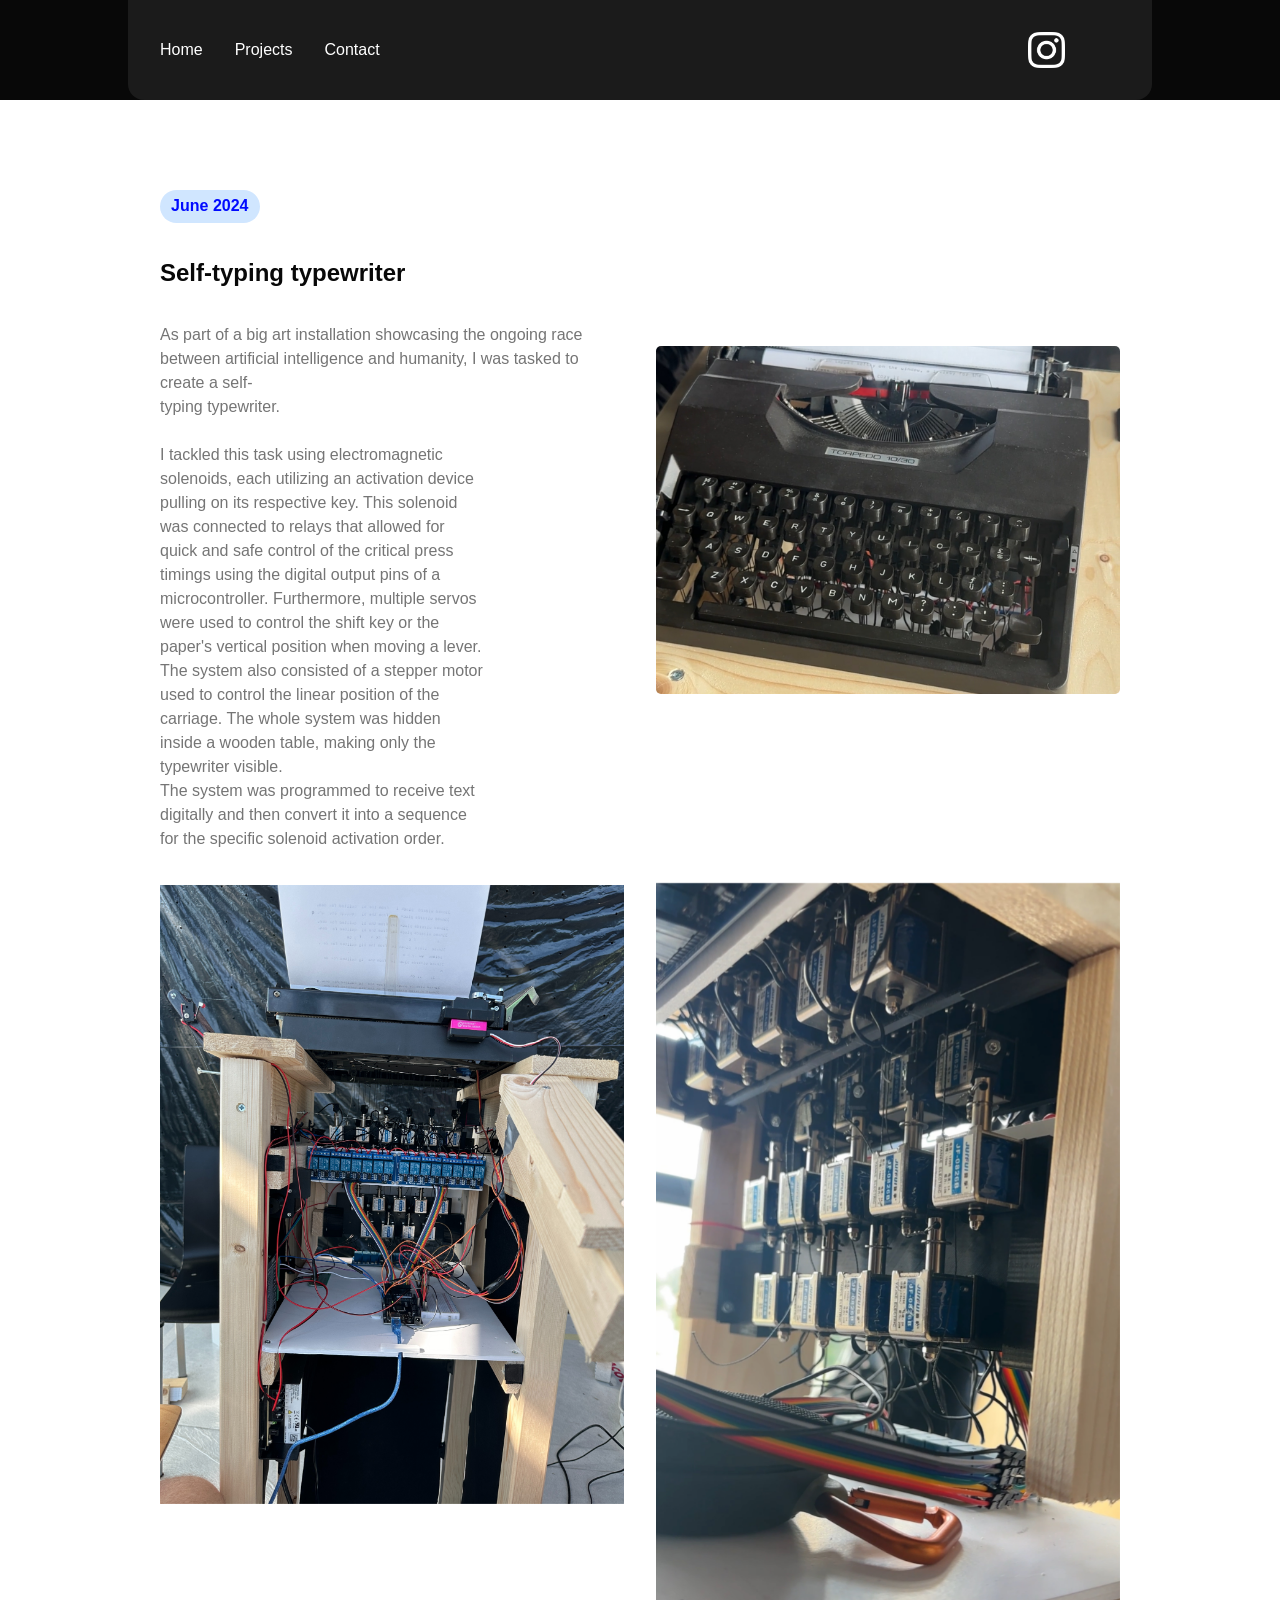
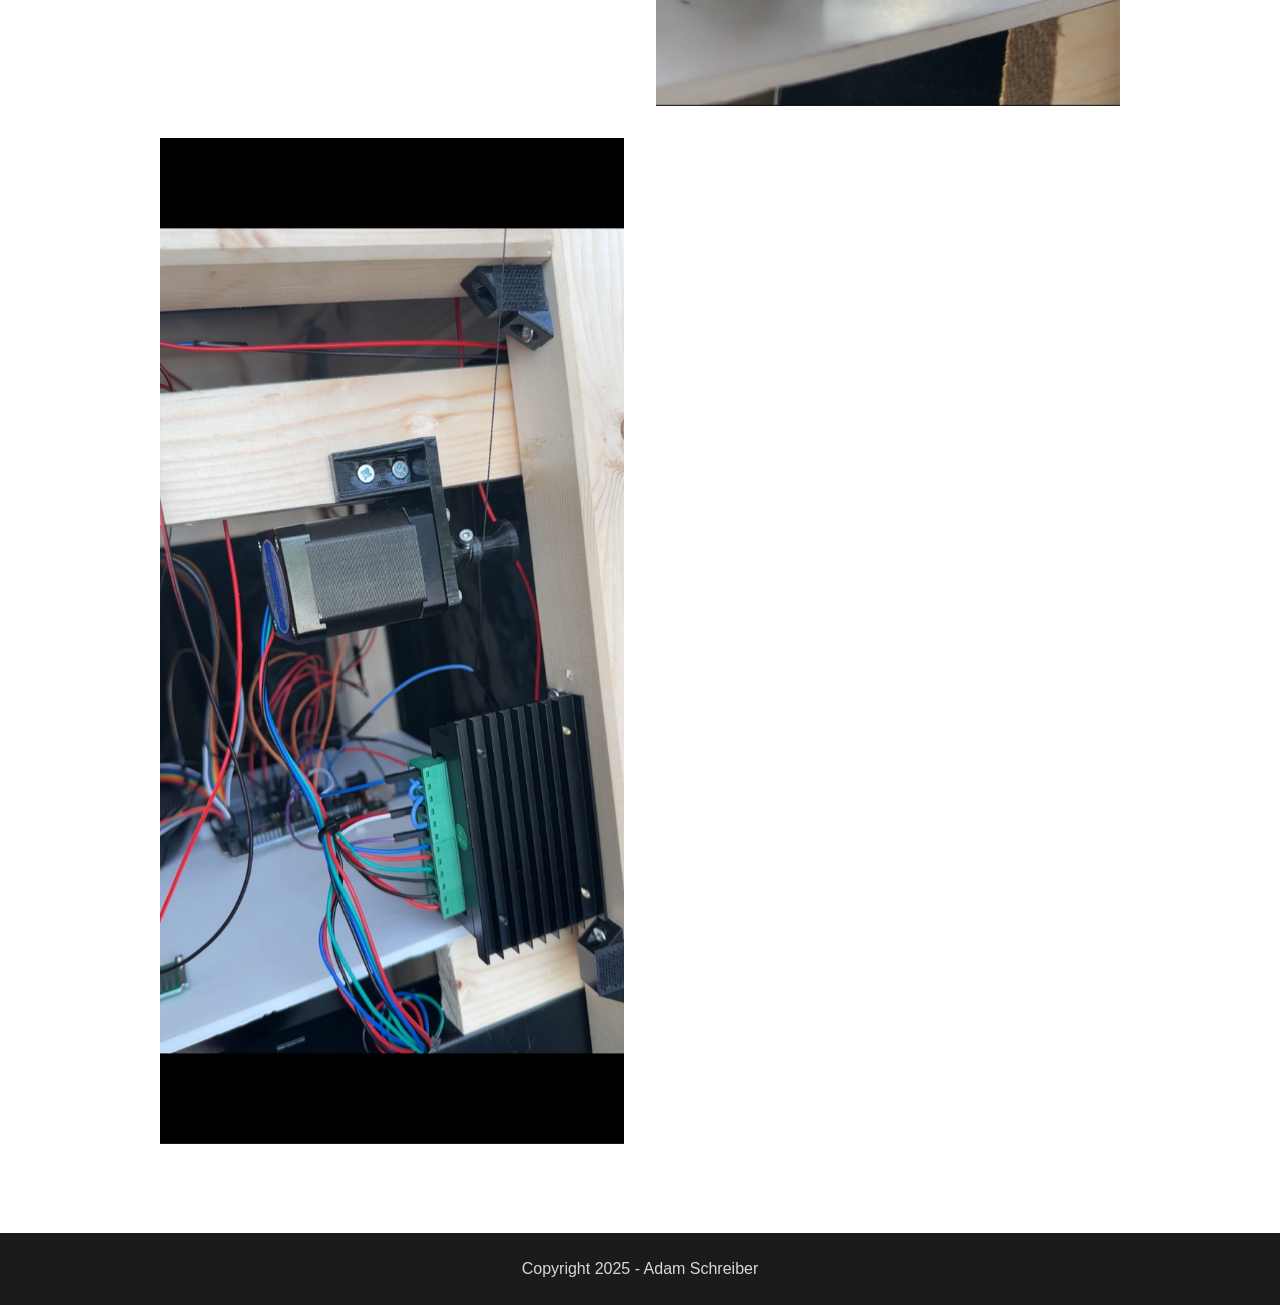
<file: typewriter/index.html>
<!doctype html>
<html lang="en">
  <head>
    <link
      rel="stylesheet"
      type="text/css"
      href="/assets/static/app_generated_index-6937cd5a.DDUkP7f3.css"
    />
    <meta charset="UTF-8" />
    <meta name="viewport" content="width=device-width,initial-scale=1" />
    <meta property="og:url" content="https://url/typewriter" />
    <title>Personal Portfolio Template</title>
    <meta property="og:title" content="Personal Portfolio Template" />
    <meta
      name="description"
      content="Portoflio of my work and customer stories."
    />
    <meta
      property="og:description"
      content="Portoflio of my work and customer stories."
    />
    <meta property="og:type" content="website" />
    <link rel="icon" href="/assets/logo_r1qaJQiri6sK3rPyq-Sar.svg" />
  </head>
  <body class="w-body">
    <div class="w-box">
      <div style="display: contents">
        <div style="display: contents">
          <div class="w-html-embed">
            <style>
              * {
                /* Remove preset margins on everything so they can be applied where we want. */
                margin: 0;
                /* Make links scroll to their sections smoothly. */
                scroll-behavior: smooth;
              }
            </style>
          </div>
          <div class="w-box c130qyz3">
            <nav
              class="w-box c1357293 c9jnjeu c5tmc3l c1ldum37 czr2pxy c155uc7w cry9bxc c1lxiyww ca4qjwu c1cdc69r c1e5l06w c1kujfpy c1vfv5ml c18v2pa2 c1gut7ra cvyaqlm c5dy17i c1hsfuam c12jt7do cc3dq2t"
            >
              <div style="display: contents">
                <div style="display: contents">
                  <div
                    class="w-box cry9bxc c1qyy4dh c18v2pa2 c10zkoym ct8c5y2 c15cml01 c10x096o c1rstvfo"
                  >
                    <a
                      href="/"
                      class="w-link c1b44psv csru8nn c1hz2opz c1c9nyn co9inq6 c18nx7en c13zjl4p c135vpv5 c1qyy4dh ct02u4h cl60rel c1ib9cr2 cb06ied"
                      >Home</a
                    ><a
                      href="/#casestudies"
                      class="w-link c1b44psv csru8nn c1hz2opz c1c9nyn co9inq6 c18nx7en c13zjl4p c135vpv5 c1qyy4dh ct02u4h cl60rel c1ib9cr2 cb06ied"
                      >Projects</a
                    ><a
                      href="/#contact"
                      class="w-link c1b44psv csru8nn c1hz2opz c1c9nyn co9inq6 c18nx7en c13zjl4p c135vpv5 c1qyy4dh ct02u4h cl60rel c1ib9cr2 cb06ied"
                      >Contact</a
                    >
                  </div>
                  <div
                    class="w-box cry9bxc ce5h5qp csadq8m c1qyy4dh ct02u4h ck3ozxv c1rstvfo c10x096o"
                  >
                    <a
                      href="https://www.instagram.com/engineerschreiber?igsh=MW0wenJ1MzNwYWd0bA=="
                      class="w-link cir85gx cavd3zn calgwjp c1bkqfhr c1rpznit"
                      ><img
                        alt=""
                        width="512"
                        height="512"
                        src="/assets/instagram-white-icon_0GWjIe9xWKgG1WqUfUwi6.webp"
                        class="w-image czr2pxy cavd3zn c1n6cdq4 c3xzas1"
                        sizes="100vw"
                        srcset="
                          /assets/instagram-white-icon_0GWjIe9xWKgG1WqUfUwi6.webp   16w,
                          /assets/instagram-white-icon_0GWjIe9xWKgG1WqUfUwi6.webp   32w,
                          /assets/instagram-white-icon_0GWjIe9xWKgG1WqUfUwi6.webp   48w,
                          /assets/instagram-white-icon_0GWjIe9xWKgG1WqUfUwi6.webp   64w,
                          /assets/instagram-white-icon_0GWjIe9xWKgG1WqUfUwi6.webp   96w,
                          /assets/instagram-white-icon_0GWjIe9xWKgG1WqUfUwi6.webp  128w,
                          /assets/instagram-white-icon_0GWjIe9xWKgG1WqUfUwi6.webp  256w,
                          /assets/instagram-white-icon_0GWjIe9xWKgG1WqUfUwi6.webp  384w,
                          /assets/instagram-white-icon_0GWjIe9xWKgG1WqUfUwi6.webp  640w,
                          /assets/instagram-white-icon_0GWjIe9xWKgG1WqUfUwi6.webp  750w,
                          /assets/instagram-white-icon_0GWjIe9xWKgG1WqUfUwi6.webp  828w,
                          /assets/instagram-white-icon_0GWjIe9xWKgG1WqUfUwi6.webp 1080w
                        "
                        decoding="async"
                        loading="lazy"
                    /></a>
                  </div>
                </div>
              </div>
            </nav>
            <div
              data-state="closed"
              class="w-collapsible cwvpjlf cx6c9kw c174sw29 czqy8m4 c4etu7w c10x096o c1fvno8n c18rgifh cscsz6x coh89bn"
            >
              <button
                type="button"
                aria-label="Open mobile menu"
                class="w-button c1b44psv cl8m66n c1b2tb9q c1xm4ef6 c1j33arz c1r2vfc1 ccfzz03 cub2gss cgcvr98 c1xjllne c135vpv5 ckm1y83 csru8nn c1md20bl c1e892th c1qyy4dh ct02u4h c1nouzdk c1hz2opz c1c9nyn co9inq6 c18nx7en c13zjl4p c1cb3y4c c1h3d6dm c10psuuk cl60rel c1ib9cr2 cb06ied cv7lanz c1q2ekan cngthtj ckqzz7r"
                aria-controls="radix-:R56:"
                aria-expanded="false"
                data-state="closed"
              >
                <div class="w-html-embed">
                  <svg
                    xmlns="http://www.w3.org/2000/svg"
                    width="100%"
                    height="100%"
                    viewBox="0 0 24 24"
                    fill="none"
                    stroke="currentColor"
                    stroke-width="2"
                    stroke-linecap="round"
                    stroke-linejoin="round"
                    class="lucide lucide-menu"
                  >
                    <line x1="4" x2="20" y1="12" y2="12"></line>
                    <line x1="4" x2="20" y1="6" y2="6"></line>
                    <line x1="4" x2="20" y1="18" y2="18"></line>
                  </svg>
                </div>
              </button>
              <div
                data-state="closed"
                id="radix-:R56:"
                hidden=""
                data-ani="expand"
                class="w-collapsible-content"
              ></div>
            </div>
          </div>
        </div>
      </div>
      <main class="w-box">
        <section id="casestudies" class="w-box cna0hdz c1mzb2kd">
          <div
            class="w-box c1357293 c9jnjeu c5tmc3l c1ldum37 czr2pxy c155uc7w cry9bxc c1lfjoq7 ca4qjwu c1cdc69r"
          >
            <div class="w-box cry9bxc c1lfjoq7 c1s46o9r cdczzub">
              <div
                class="w-box c1p8k1aa copqmak c1lxiyww c10zkoym ct8c5y2 c18v2pa2 c1qyy4dh c1f64byh cx6c9kw c13vvg1g"
              >
                <div
                  data-ani="slide-right"
                  class="w-box cry9bxc c1lfjoq7 c10zkoym ct8c5y2 ct02u4h c1mcu1jn c16xs6ny"
                >
                  <div
                    class="w-text c9o269a c1tpxdjq c1911kcz cif7xwi crezeol cy9kb2v cu385pj cvghewe cfzf927 c1noknrj c11dowh9"
                  >
                    June 2024
                  </div>
                  <div
                    class="w-box cry9bxc c1lfjoq7 c1z0l37u c1ml0hr7 c16xs6ny c1wt8a7g"
                  >
                    <h3 class="w-heading cuoke4w c11dowh9 c12y6bqh c8ys3vy">
                      Self-typing typewriter
                    </h3>
                    <p class="w-paragraph">
                      As part of a big art installation showcasing the ongoing
                      race between artificial intelligence and humanity, I was
                      tasked to create a self-<br />typing typewriter.<br /><br />I
                      tackled this task using electromagnetic<br />solenoids,
                      each utilizing an activation device<br />pulling on its
                      respective key. This solenoid<br />was connected to relays
                      that allowed for<br />quick and safe control of the
                      critical press<br />timings using the digital output pins
                      of a<br />microcontroller. Furthermore, multiple servos<br />were
                      used to control the shift key or the<br />paper&#x27;s
                      vertical position when moving a lever.<br />The system
                      also consisted of a stepper motor<br />used to control the
                      linear position of the<br />carriage. The whole system was
                      hidden<br />inside a wooden table, making only the<br />typewriter
                      visible.<br />The system was programmed to receive text<br />digitally
                      and then convert it into a sequence<br />for the specific
                      solenoid activation order.
                    </p>
                  </div>
                </div>
                <img
                  alt="Laptop on desk"
                  width="1290"
                  height="2143"
                  src="/assets/IMG-8912_uYb7gSM64sDFPRnU_Bwa-.jpg"
                  class="w-image cr8yqfm c1ufwdzl c5blvcv cml0h3f crf3ls2 c1gxuxwl c57idyp cavd3zn"
                  sizes="100vw"
                  srcset="
                    /assets/IMG-8912_uYb7gSM64sDFPRnU_Bwa-.jpg   16w,
                    /assets/IMG-8912_uYb7gSM64sDFPRnU_Bwa-.jpg   32w,
                    /assets/IMG-8912_uYb7gSM64sDFPRnU_Bwa-.jpg   48w,
                    /assets/IMG-8912_uYb7gSM64sDFPRnU_Bwa-.jpg   64w,
                    /assets/IMG-8912_uYb7gSM64sDFPRnU_Bwa-.jpg   96w,
                    /assets/IMG-8912_uYb7gSM64sDFPRnU_Bwa-.jpg  128w,
                    /assets/IMG-8912_uYb7gSM64sDFPRnU_Bwa-.jpg  256w,
                    /assets/IMG-8912_uYb7gSM64sDFPRnU_Bwa-.jpg  384w,
                    /assets/IMG-8912_uYb7gSM64sDFPRnU_Bwa-.jpg  640w,
                    /assets/IMG-8912_uYb7gSM64sDFPRnU_Bwa-.jpg  750w,
                    /assets/IMG-8912_uYb7gSM64sDFPRnU_Bwa-.jpg  828w,
                    /assets/IMG-8912_uYb7gSM64sDFPRnU_Bwa-.jpg 1080w,
                    /assets/IMG-8912_uYb7gSM64sDFPRnU_Bwa-.jpg 1200w,
                    /assets/IMG-8912_uYb7gSM64sDFPRnU_Bwa-.jpg 1920w,
                    /assets/IMG-8912_uYb7gSM64sDFPRnU_Bwa-.jpg 2048w,
                    /assets/IMG-8912_uYb7gSM64sDFPRnU_Bwa-.jpg 3840w
                  "
                  decoding="async"
                  loading="lazy"
                /><img
                  alt=""
                  width="3024"
                  height="4032"
                  src="/assets/IMG_7619_3sYS8_VcIQ1gUfYfFwWs5.jpg"
                  class="w-image cavd3zn ctinjr"
                  sizes="100vw"
                  srcset="
                    /assets/IMG_7619_3sYS8_VcIQ1gUfYfFwWs5.jpg   16w,
                    /assets/IMG_7619_3sYS8_VcIQ1gUfYfFwWs5.jpg   32w,
                    /assets/IMG_7619_3sYS8_VcIQ1gUfYfFwWs5.jpg   48w,
                    /assets/IMG_7619_3sYS8_VcIQ1gUfYfFwWs5.jpg   64w,
                    /assets/IMG_7619_3sYS8_VcIQ1gUfYfFwWs5.jpg   96w,
                    /assets/IMG_7619_3sYS8_VcIQ1gUfYfFwWs5.jpg  128w,
                    /assets/IMG_7619_3sYS8_VcIQ1gUfYfFwWs5.jpg  256w,
                    /assets/IMG_7619_3sYS8_VcIQ1gUfYfFwWs5.jpg  384w,
                    /assets/IMG_7619_3sYS8_VcIQ1gUfYfFwWs5.jpg  640w,
                    /assets/IMG_7619_3sYS8_VcIQ1gUfYfFwWs5.jpg  750w,
                    /assets/IMG_7619_3sYS8_VcIQ1gUfYfFwWs5.jpg  828w,
                    /assets/IMG_7619_3sYS8_VcIQ1gUfYfFwWs5.jpg 1080w,
                    /assets/IMG_7619_3sYS8_VcIQ1gUfYfFwWs5.jpg 1200w,
                    /assets/IMG_7619_3sYS8_VcIQ1gUfYfFwWs5.jpg 1920w,
                    /assets/IMG_7619_3sYS8_VcIQ1gUfYfFwWs5.jpg 2048w,
                    /assets/IMG_7619_3sYS8_VcIQ1gUfYfFwWs5.jpg 3840w
                  "
                  decoding="async"
                  loading="lazy"
                /><img
                  alt=""
                  width="1290"
                  height="2289"
                  src="/assets/IMG_7772_ziUjYHNHpiv0Ao6cK88zO.jpg"
                  class="w-image cavd3zn"
                  sizes="100vw"
                  srcset="
                    /assets/IMG_7772_ziUjYHNHpiv0Ao6cK88zO.jpg   16w,
                    /assets/IMG_7772_ziUjYHNHpiv0Ao6cK88zO.jpg   32w,
                    /assets/IMG_7772_ziUjYHNHpiv0Ao6cK88zO.jpg   48w,
                    /assets/IMG_7772_ziUjYHNHpiv0Ao6cK88zO.jpg   64w,
                    /assets/IMG_7772_ziUjYHNHpiv0Ao6cK88zO.jpg   96w,
                    /assets/IMG_7772_ziUjYHNHpiv0Ao6cK88zO.jpg  128w,
                    /assets/IMG_7772_ziUjYHNHpiv0Ao6cK88zO.jpg  256w,
                    /assets/IMG_7772_ziUjYHNHpiv0Ao6cK88zO.jpg  384w,
                    /assets/IMG_7772_ziUjYHNHpiv0Ao6cK88zO.jpg  640w,
                    /assets/IMG_7772_ziUjYHNHpiv0Ao6cK88zO.jpg  750w,
                    /assets/IMG_7772_ziUjYHNHpiv0Ao6cK88zO.jpg  828w,
                    /assets/IMG_7772_ziUjYHNHpiv0Ao6cK88zO.jpg 1080w,
                    /assets/IMG_7772_ziUjYHNHpiv0Ao6cK88zO.jpg 1200w,
                    /assets/IMG_7772_ziUjYHNHpiv0Ao6cK88zO.jpg 1920w,
                    /assets/IMG_7772_ziUjYHNHpiv0Ao6cK88zO.jpg 2048w,
                    /assets/IMG_7772_ziUjYHNHpiv0Ao6cK88zO.jpg 3840w
                  "
                  decoding="async"
                  loading="lazy"
                /><img
                  alt=""
                  width="1290"
                  height="2796"
                  src="/assets/IMG_7774_OH9fLMNMsAhuoFJurxujn.png"
                  class="w-image cavd3zn"
                  sizes="100vw"
                  srcset="
                    /assets/IMG_7774_OH9fLMNMsAhuoFJurxujn.png   16w,
                    /assets/IMG_7774_OH9fLMNMsAhuoFJurxujn.png   32w,
                    /assets/IMG_7774_OH9fLMNMsAhuoFJurxujn.png   48w,
                    /assets/IMG_7774_OH9fLMNMsAhuoFJurxujn.png   64w,
                    /assets/IMG_7774_OH9fLMNMsAhuoFJurxujn.png   96w,
                    /assets/IMG_7774_OH9fLMNMsAhuoFJurxujn.png  128w,
                    /assets/IMG_7774_OH9fLMNMsAhuoFJurxujn.png  256w,
                    /assets/IMG_7774_OH9fLMNMsAhuoFJurxujn.png  384w,
                    /assets/IMG_7774_OH9fLMNMsAhuoFJurxujn.png  640w,
                    /assets/IMG_7774_OH9fLMNMsAhuoFJurxujn.png  750w,
                    /assets/IMG_7774_OH9fLMNMsAhuoFJurxujn.png  828w,
                    /assets/IMG_7774_OH9fLMNMsAhuoFJurxujn.png 1080w,
                    /assets/IMG_7774_OH9fLMNMsAhuoFJurxujn.png 1200w,
                    /assets/IMG_7774_OH9fLMNMsAhuoFJurxujn.png 1920w,
                    /assets/IMG_7774_OH9fLMNMsAhuoFJurxujn.png 2048w,
                    /assets/IMG_7774_OH9fLMNMsAhuoFJurxujn.png 3840w
                  "
                  decoding="async"
                  loading="lazy"
                />
                <div data-ani="slide-left" class="w-box"></div>
              </div>
            </div>
          </div>
        </section>
      </main>
      <div style="display: contents">
        <div style="display: contents">
          <footer id="contact" class="w-box c130qyz3 cqlgvkl c82o5tr">
            <div class="w-box c1e5l06w cup9vyi c1n5d942">
              <div
                class="w-box c1357293 c9jnjeu c5tmc3l c1ldum37 czr2pxy c155uc7w cry9bxc c1lfjoq7 c1md20bl c1e892th c1qyy4dh c1wt8a7g"
              >
                <div class="w-text c1qom380">
                  Copyright 2025 - Adam Schreiber
                </div>
              </div>
            </div>
          </footer>
          <div style="display: contents">
            <div style="display: contents">
              <div class="w-html-embed">
                <style>
                  :root {
                    --ani-duration: var(--duration-default, 0.2s);
                    --ani-delay: 0s;
                    --ani-slide-offset: 20%;
                    --ani-zoom-in-scale: 1;
                    --ani-zoom-out-scale: 0.85;
                    --ani-flip-rotate: 30deg;
                    --ani-easing: var(--easing-default, ease);
                    --ani-fill-mode: forwards;
                  }
                  [data-ani]:not([data-ani-children]),
                  [data-ani-children]:not([data-ani-progress]) > * {
                    animation-duration: var(--ani-duration);
                    animation-delay: var(--ani-delay);
                    animation-timing-function: var(--ani-easing);
                    animation-fill-mode: var(--ani-fill-mode);
                    opacity: 0;
                  }
                  [data-ani-progress]:not([data-ani-children]),
                  [data-ani-children]:not([data-ani]) > * {
                    transition-property: opacity, transform;
                    transition-duration: var(--ani-duration);
                    transition-timing-function: var(--ani-easing);
                    opacity: 0;
                  }
                  @keyframes fadeIn {
                    from {
                      opacity: 0;
                    }
                    to {
                      opacity: 1;
                    }
                  }
                  @keyframes fadeOut {
                    from {
                      opacity: 1;
                    }
                    to {
                      opacity: 0;
                    }
                  }
                  [data-ani-children][data-ani="fade"] > .in,
                  [data-ani="fade"]:where(
                      .in:not([data-state]),
                      [data-state$="open"],
                      [data-state="active"]
                    ) {
                    animation-name: fadeIn;
                  }
                  [data-ani-children][data-ani="fade"] > .out,
                  [data-ani="fade"]:where(
                      .out:not([data-state]),
                      [data-state="closed"],
                      [data-state="inactive"]
                    ) {
                    animation-name: fadeOut;
                  }
                  @keyframes slideIn {
                    from {
                      opacity: 0;
                      translate: var(--ani-slide-transform);
                    }
                    to {
                      opacity: 1;
                      translate: none;
                    }
                  }
                  @keyframes slideOut {
                    from {
                      opacity: 1;
                      translate: none;
                    }
                    to {
                      opacity: 0;
                      translate: var(--ani-slide-transform);
                    }
                  }
                  [data-ani-children][data-ani|="slide"] > .in,
                  [data-ani|="slide"]:where(
                      .in:not([data-state]),
                      [data-state$="open"],
                      [data-state="active"]
                    ) {
                    animation-name: slideIn;
                  }
                  [data-ani-children][data-ani|="slide"] > .out,
                  [data-ani|="slide"]:where(
                      .out:not([data-state]),
                      [data-state="closed"],
                      [data-state="inactive"]
                    ) {
                    animation-name: slideOut;
                  }
                  [data-ani="slide-up"] {
                    --ani-slide-transform: 0 var(--ani-slide-offset);
                  }
                  [data-ani="slide-down"] {
                    --ani-slide-transform: 0 calc(-1 * var(--ani-slide-offset));
                  }
                  [data-ani="slide-left"] {
                    --ani-slide-transform: var(--ani-slide-offset);
                  }
                  [data-ani="slide-right"] {
                    --ani-slide-transform: calc(-1 * var(--ani-slide-offset));
                  }
                  @keyframes zoomIn {
                    from {
                      opacity: 0;
                      scale: var(--ani-zoom-out-scale);
                    }
                    to {
                      opacity: 1;
                      scale: 1;
                    }
                  }
                  @keyframes zoomOut {
                    from {
                      opacity: 1;
                      scale: 1;
                    }
                    to {
                      opacity: 0;
                      scale: var(--ani-zoom-in-scale);
                    }
                  }
                  [data-ani-children][data-ani="zoom"] > .in,
                  [data-ani|="zoom"]:where(
                      .in:not([data-state]),
                      [data-state$="open"],
                      [data-state="active"]
                    ) {
                    animation-name: zoomIn;
                  }
                  [data-ani-children][data-ani="zoom"] > .out,
                  [data-ani|="zoom"]:where(
                      .out:not([data-state]),
                      [data-state="closed"],
                      [data-state="inactive"]
                    ) {
                    animation-name: zoomOut;
                  }
                  [data-ani-children][data-ani-progress="zoom"] > *,
                  [data-ani-progress="zoom"]:not([data-ani-children]) {
                    transform: scale(var(--ani-zoom-out-scale));
                  }
                  @keyframes flipInY {
                    from {
                      rotate: y var(--ani-flip-rotate);
                      perspective: 2000px;
                      opacity: 0;
                    }
                    to {
                      rotate: y 0;
                      opacity: 1;
                    }
                  }
                  @keyframes flipOutY {
                    from {
                      rotate: y 0;
                      opacity: 1;
                    }
                    to {
                      perspective: 2000px;
                      rotate: y var(--ani-flip-rotate);
                      opacity: 0;
                    }
                  }
                  @keyframes flipInX {
                    from {
                      perspective: 2000px;
                      rotate: x var(--ani-flip-rotate);
                      opacity: 0;
                    }
                    to {
                      rotate: x 0;
                      opacity: 1;
                    }
                  }
                  @keyframes flipOutX {
                    from {
                      rotate: x 0;
                      opacity: 1;
                    }
                    to {
                      perspective: 2000px;
                      rotate: x var(--ani-flip-rotate);
                      opacity: 0;
                    }
                  }
                  [data-ani-children][data-ani="flip-y"] > .in,
                  [data-ani="flip-y"]:where(
                      .in:not([data-state]),
                      [data-state$="open"],
                      [data-state="active"]
                    ) {
                    animation-name: flipInY;
                  }
                  [data-ani-children][data-ani="flip-x"] > .in,
                  [data-ani="flip-x"]:where(
                      .in:not([data-state]),
                      [data-state$="open"],
                      [data-state="active"]
                    ) {
                    animation-name: flipInX;
                  }
                  [data-ani-children][data-ani="flip-y"] > .out,
                  [data-ani="flip-y"]:where(
                      .out:not([data-state]),
                      [data-state="closed"],
                      [data-state="inactive"]
                    ) {
                    animation-name: flipOutY;
                  }
                  [data-ani-children][data-ani="flip-x"] > .out,
                  [data-ani="flip-x"]:where(
                      .out:not([data-state]),
                      [data-state="closed"],
                      [data-state="inactive"]
                    ) {
                    animation-name: flipOutX;
                  }
                  @keyframes expandDown {
                    from {
                      height: 0;
                    }
                    to {
                      height: var(--newHeight);
                    }
                  }
                  @keyframes expandUp {
                    from {
                      height: var(--newHeight);
                    }
                    to {
                      height: 0;
                    }
                  }
                  [data-ani="expand"],
                  [data-ani="expand"][data-state="open"],
                  [data-ani="expand"].in {
                    --newHeight: var(
                      --custom-height,
                      var(
                        --radix-accordion-content-height,
                        var(--radix-collapsible-content-height, 100%)
                      )
                    );
                    overflow: hidden;
                    opacity: 1;
                  }
                  [data-ani-children][data-ani="expand"] > .in,
                  [data-ani="expand"]:where(
                      .in:not([data-state]),
                      [data-state$="open"],
                      [data-state="active"]
                    ) {
                    animation: expandDown var(--ani-duration) var(--ani-easing);
                  }
                  [data-ani-children][data-ani="expand"] > .out,
                  [data-ani="expand"]:where(
                      .out:not([data-state]),
                      [data-state="closed"],
                      [data-state="inactive"]
                    ) {
                    animation: expandUp var(--ani-duration) var(--ani-easing);
                  }
                  @media (prefers-reduced-motion: reduce) {
                    [data-ani]:not([data-ani-children]),
                    [data-ani-progress]:not([data-ani-children]),
                    [data-ani-children] > * {
                      opacity: 1;
                      transform: none;
                      animation: none;
                      rotate: none;
                      scale: none;
                      translate: none;
                    }
                  }
                </style>
              </div>
            </div>
          </div>
        </div>
      </div>
    </div>
    <script id="vike_pageContext" type="application/json">
      {
        "abortReason": "!undefined",
        "_urlRewrite": null,
        "_urlRedirect": "!undefined",
        "abortStatusCode": "!undefined",
        "_abortCall": "!undefined",
        "_pageContextInitIsPassedToClient": "!undefined",
        "pageId": "/pages/typewriter",
        "routeParams": {},
        "data": {
          "url": "https://url/typewriter",
          "system": { "params": {}, "search": {}, "origin": "https://url" },
          "resources": {},
          "pageMeta": {
            "title": "Personal Portfolio Template",
            "description": "Portoflio of my work and customer stories.",
            "excludePageFromSearch": false,
            "language": "!undefined",
            "socialImageAssetName": "!undefined",
            "socialImageUrl": "!undefined",
            "status": "!undefined",
            "redirect": "!undefined",
            "custom": []
          }
        }
      }
    </script>
    <script
      src="/assets/entries/entry-server-routing.BAQwm0j9.js"
      type="module"
      async
    ></script>
    <link
      rel="modulepreload"
      href="/assets/entries/pages_typewriter.x2UNcNro.js"
      as="script"
      type="text/javascript"
    /><link
      rel="modulepreload"
      href="/assets/chunks/chunk-SkIsAsCn.js"
      as="script"
      type="text/javascript"
    />
  </body>
</html>
</file>
<file: assets/static/app_generated_index-6937cd5a.DDUkP7f3.css>
@media all{:root{display:grid;min-height:100%;font-family:Arial,Roboto,sans-serif;font-size:16px;line-height:1.2;white-space:pre-wrap;white-space-collapse:preserve}:where(body.w-body){box-sizing:border-box;border-top-width:1px;border-right-width:1px;border-bottom-width:1px;border-left-width:1px;-webkit-font-smoothing:antialiased;-moz-osx-font-smoothing:grayscale;margin:0}:where(div.w-box){box-sizing:border-box;border-top-width:1px;border-right-width:1px;border-bottom-width:1px;border-left-width:1px;outline-width:1px}:where(address.w-box){box-sizing:border-box;border-top-width:1px;border-right-width:1px;border-bottom-width:1px;border-left-width:1px;outline-width:1px}:where(article.w-box){box-sizing:border-box;border-top-width:1px;border-right-width:1px;border-bottom-width:1px;border-left-width:1px;outline-width:1px}:where(aside.w-box){box-sizing:border-box;border-top-width:1px;border-right-width:1px;border-bottom-width:1px;border-left-width:1px;outline-width:1px}:where(figure.w-box){box-sizing:border-box;border-top-width:1px;border-right-width:1px;border-bottom-width:1px;border-left-width:1px;outline-width:1px}:where(footer.w-box){box-sizing:border-box;border-top-width:1px;border-right-width:1px;border-bottom-width:1px;border-left-width:1px;outline-width:1px}:where(header.w-box){box-sizing:border-box;border-top-width:1px;border-right-width:1px;border-bottom-width:1px;border-left-width:1px;outline-width:1px}:where(main.w-box){box-sizing:border-box;border-top-width:1px;border-right-width:1px;border-bottom-width:1px;border-left-width:1px;outline-width:1px}:where(nav.w-box){box-sizing:border-box;border-top-width:1px;border-right-width:1px;border-bottom-width:1px;border-left-width:1px;outline-width:1px}:where(section.w-box){box-sizing:border-box;border-top-width:1px;border-right-width:1px;border-bottom-width:1px;border-left-width:1px;outline-width:1px}:where(div.w-html-embed){display:contents;white-space:normal;white-space-collapse:collapse}:where(h1.w-heading){box-sizing:border-box;border-top-width:1px;border-right-width:1px;border-bottom-width:1px;border-left-width:1px;outline-width:1px}:where(h2.w-heading){box-sizing:border-box;border-top-width:1px;border-right-width:1px;border-bottom-width:1px;border-left-width:1px;outline-width:1px}:where(h3.w-heading){box-sizing:border-box;border-top-width:1px;border-right-width:1px;border-bottom-width:1px;border-left-width:1px;outline-width:1px}:where(h4.w-heading){box-sizing:border-box;border-top-width:1px;border-right-width:1px;border-bottom-width:1px;border-left-width:1px;outline-width:1px}:where(h5.w-heading){box-sizing:border-box;border-top-width:1px;border-right-width:1px;border-bottom-width:1px;border-left-width:1px;outline-width:1px}:where(h6.w-heading){box-sizing:border-box;border-top-width:1px;border-right-width:1px;border-bottom-width:1px;border-left-width:1px;outline-width:1px}:where(p.w-paragraph){box-sizing:border-box;border-top-width:1px;border-right-width:1px;border-bottom-width:1px;border-left-width:1px;outline-width:1px}:where(a.w-link){box-sizing:border-box;border-top-width:1px;border-right-width:1px;border-bottom-width:1px;border-left-width:1px;outline-width:1px;display:inline-block}:where(div.w-text){box-sizing:border-box;border-top-width:1px;border-right-width:1px;border-bottom-width:1px;border-left-width:1px;outline-width:1px;min-height:1em}:where(img.w-image){box-sizing:border-box;border-top-width:1px;border-right-width:1px;border-bottom-width:1px;border-left-width:1px;outline-width:1px;max-width:100%;display:block;height:auto}:where(div.w-collapsible){box-sizing:border-box;border-top-width:1px;border-right-width:1px;border-bottom-width:1px;border-left-width:1px;outline-width:1px}:where(button.w-button){font-family:inherit;font-size:100%;line-height:1.15;box-sizing:border-box;border-top-width:1px;border-right-width:1px;border-bottom-width:1px;border-left-width:1px;border-top-style:solid;border-right-style:solid;border-bottom-style:solid;border-left-style:solid;text-transform:none;margin:0}:where(div.w-collapsible-content){box-sizing:border-box;border-top-width:1px;border-right-width:1px;border-bottom-width:1px;border-left-width:1px;outline-width:1px}:where(form.w-form){box-sizing:border-box;border-top-width:1px;border-right-width:1px;border-bottom-width:1px;border-left-width:1px;outline-width:1px;min-height:20px}:where(a.w-rich-text-link){box-sizing:border-box;border-top-width:1px;border-right-width:1px;border-bottom-width:1px;border-left-width:1px;outline-width:1px;display:inline-block}:where(code.w-code-text){font-family:ui-monospace,SFMono-Regular,Consolas,Liberation Mono,Menlo,monospace;font-size:1em;box-sizing:border-box;border-top-width:1px;border-right-width:1px;border-bottom-width:1px;border-left-width:1px;display:block;padding-left:.2em;padding-right:.2em;background-color:#eee;white-space:pre-wrap;white-space-collapse:preserve}:where(ol.w-list){box-sizing:border-box;border-top-width:1px;border-right-width:1px;border-bottom-width:1px;border-left-width:1px;outline-width:1px;margin-top:0;margin-bottom:10px;padding-left:40px}:where(ul.w-list){box-sizing:border-box;border-top-width:1px;border-right-width:1px;border-bottom-width:1px;border-left-width:1px;outline-width:1px;margin-top:0;margin-bottom:10px;padding-left:40px}:where(li.w-list-item){box-sizing:border-box;border-top-width:1px;border-right-width:1px;border-bottom-width:1px;border-left-width:1px;outline-width:1px}:where(span.w-text-1){box-sizing:border-box;border-top-width:1px;border-right-width:1px;border-bottom-width:1px;border-left-width:1px;outline-width:1px}:where(blockquote.w-blockquote){margin:0 0 10px;padding:10px 20px;border-left:5px solid rgba(226,226,226,1)}:where(hr.w-separator){height:1px;color:inherit;box-sizing:border-box;border-top-width:1px;border-right-width:1px;border-bottom-width:1px;border-left-width:1px;background-color:gray;border-top-style:none;border-right-style:none;border-left-style:none;border-bottom-style:none}}@media all{:root{--font-lineheight-00: .95;--font-lineheight-0: 1.1;--font-lineheight-1: 1.25;--font-lineheight-2: 1.375;--font-lineheight-3: 1.5;--font-lineheight-4: 1.75;--font-lineheight-5: 2;--font-letterspacing-0: -.05em;--font-letterspacing-1: .025em;--font-letterspacing-2: .05em;--font-letterspacing-3: .075em;--font-letterspacing-4: .15em;--font-letterspacing-5: .5em;--font-letterspacing-6: .75em;--font-letterspacing-7: 1em;--font-size-00: .5rem;--font-size-0: .75rem;--font-size-1: 1rem;--font-size-2: 1.1rem;--font-size-3: 1.25rem;--font-size-4: 1.5rem;--font-size-5: 2rem;--font-size-6: 2.5rem;--font-size-7: 3rem;--font-size-8: 3.5rem;--font-size-fluid-0: clamp(.75rem,2vw,1rem);--font-size-fluid-1: clamp(1rem,4vw,1.5rem);--font-size-fluid-2: clamp(1.5rem,6vw,2.5rem);--font-size-fluid-3: clamp(2rem,9vw,3.5rem);--size-000: -.5rem;--size-00: -.25rem;--size-1: .25rem;--size-2: .5rem;--size-3: 1rem;--size-4: 1.25rem;--size-5: 1.5rem;--size-6: 1.75rem;--size-7: 2rem;--size-8: 3rem;--size-9: 4rem;--size-10: 5rem;--size-11: 7.5rem;--size-12: 10rem;--size-13: 15rem;--size-14: 20rem;--size-15: 30rem;--size-px-000: -8px;--size-px-00: -4px;--size-px-1: 4px;--size-px-2: 8px;--size-px-3: 16px;--size-px-4: 20px;--size-px-5: 24px;--size-px-6: 28px;--size-px-7: 32px;--size-px-8: 48px;--size-px-9: 64px;--size-px-10: 80px;--size-px-11: 120px;--size-px-12: 160px;--size-px-13: 240px;--size-px-14: 320px;--size-px-15: 480px;--size-fluid-1: clamp(.5rem,1vw,1rem);--size-fluid-2: clamp(1rem,2vw,1.5rem);--size-fluid-3: clamp(1.5rem,3vw,2rem);--size-fluid-4: clamp(2rem,4vw,3rem);--size-fluid-5: clamp(4rem,5vw,5rem);--size-fluid-6: clamp(5rem,7vw,7.5rem);--size-fluid-7: clamp(7.5rem,10vw,10rem);--size-fluid-8: clamp(10rem,20vw,15rem);--size-fluid-9: clamp(15rem,30vw,20rem);--size-fluid-10: clamp(20rem,40vw,30rem);--size-content-1: 20ch;--size-content-2: 45ch;--size-content-3: 60ch;--size-header-1: 20ch;--size-header-2: 25ch;--size-header-3: 35ch;--size-xxs: 240px;--size-xs: 360px;--size-sm: 480px;--size-md: 768px;--size-lg: 1024px;--size-xl: 1440px;--size-xxl: 1920px;--size-relative-000: -.5ch;--size-relative-00: -.25ch;--size-relative-1: .25ch;--size-relative-2: .5ch;--size-relative-3: 1ch;--size-relative-4: 1.25ch;--size-relative-5: 1.5ch;--size-relative-6: 1.75ch;--size-relative-7: 2ch;--size-relative-8: 3ch;--size-relative-9: 4ch;--size-relative-10: 5ch;--size-relative-11: 7.5ch;--size-relative-12: 10ch;--size-relative-13: 15ch;--size-relative-14: 20ch;--size-relative-15: 30ch;--ease-1: cubic-bezier(.25,0,.5,1);--ease-2: cubic-bezier(.25,0,.4,1);--ease-3: cubic-bezier(.25,0,.3,1);--ease-4: cubic-bezier(.25,0,.2,1);--ease-5: cubic-bezier(.25,0,.1,1);--ease-in-1: cubic-bezier(.25,0,1,1);--ease-in-2: cubic-bezier(.5,0,1,1);--ease-in-3: cubic-bezier(.7,0,1,1);--ease-in-4: cubic-bezier(.9,0,1,1);--ease-in-5: cubic-bezier(1,0,1,1);--ease-out-1: cubic-bezier(0,0,.75,1);--ease-out-2: cubic-bezier(0,0,.5,1);--ease-out-3: cubic-bezier(0,0,.3,1);--ease-out-4: cubic-bezier(0,0,.1,1);--ease-out-5: cubic-bezier(0,0,0,1);--ease-in-out-1: cubic-bezier(.1,0,.9,1);--ease-in-out-2: cubic-bezier(.3,0,.7,1);--ease-in-out-3: cubic-bezier(.5,0,.5,1);--ease-in-out-4: cubic-bezier(.7,0,.3,1);--ease-in-out-5: cubic-bezier(.9,0,.1,1);--ease-elastic-out-1: cubic-bezier(.5,.75,.75,1.25);--ease-elastic-out-2: cubic-bezier(.5,1,.75,1.25);--ease-elastic-out-3: cubic-bezier(.5,1.25,.75,1.25);--ease-elastic-out-4: cubic-bezier(.5,1.5,.75,1.25);--ease-elastic-out-5: cubic-bezier(.5,1.75,.75,1.25);--ease-elastic-in-1: cubic-bezier(.5,-.25,.75,1);--ease-elastic-in-2: cubic-bezier(.5,-.5,.75,1);--ease-elastic-in-3: cubic-bezier(.5,-.75,.75,1);--ease-elastic-in-4: cubic-bezier(.5,-1,.75,1);--ease-elastic-in-5: cubic-bezier(.5,-1.25,.75,1);--ease-elastic-in-out-1: cubic-bezier(.5,-.1,.1,1.5);--ease-elastic-in-out-2: cubic-bezier(.5,-.3,.1,1.5);--ease-elastic-in-out-3: cubic-bezier(.5,-.5,.1,1.5);--ease-elastic-in-out-4: cubic-bezier(.5,-.7,.1,1.5);--ease-elastic-in-out-5: cubic-bezier(.5,-.9,.1,1.5);--ease-step-1: steps(2);--ease-step-2: steps(3);--ease-step-3: steps(4);--ease-step-4: steps(7);--ease-step-5: steps(10);--ease-elastic-1: var(--ease-elastic-out-1);--ease-elastic-2: var(--ease-elastic-out-2);--ease-elastic-3: var(--ease-elastic-out-3);--ease-elastic-4: var(--ease-elastic-out-4);--ease-elastic-5: var(--ease-elastic-out-5);--ease-squish-1: var(--ease-elastic-in-out-1);--ease-squish-2: var(--ease-elastic-in-out-2);--ease-squish-3: var(--ease-elastic-in-out-3);--ease-squish-4: var(--ease-elastic-in-out-4);--ease-squish-5: var(--ease-elastic-in-out-5);--ease-spring-1: linear(0,.006,.025 2.8%,.101 6.1%,.539 18.9%,.721 25.3%,.849 31.5%,.937 38.1%,.968 41.8%,.991 45.7%,1.006 50.1%,1.015 55%,1.017 63.9%,1.001);--ease-spring-2: linear(0,.007,.029 2.2%,.118 4.7%,.625 14.4%,.826 19%,.902,.962,1.008 26.1%,1.041 28.7%,1.064 32.1%,1.07 36%,1.061 40.5%,1.015 53.4%,.999 61.6%,.995 71.2%,1);--ease-spring-3: linear(0,.009,.035 2.1%,.141 4.4%,.723 12.9%,.938 16.7%,1.017,1.077,1.121,1.149 24.3%,1.159,1.163,1.161,1.154 29.9%,1.129 32.8%,1.051 39.6%,1.017 43.1%,.991,.977 51%,.974 53.8%,.975 57.1%,.997 69.8%,1.003 76.9%,1);--ease-spring-4: linear(0,.009,.037 1.7%,.153 3.6%,.776 10.3%,1.001,1.142 16%,1.185,1.209 19%,1.215 19.9% 20.8%,1.199,1.165 25%,1.056 30.3%,1.008 33%,.973,.955 39.2%,.953 41.1%,.957 43.3%,.998 53.3%,1.009 59.1% 63.7%,.998 78.9%,1);--ease-spring-5: linear(0,.01,.04 1.6%,.161 3.3%,.816 9.4%,1.046,1.189 14.4%,1.231,1.254 17%,1.259,1.257 18.6%,1.236,1.194 22.3%,1.057 27%,.999 29.4%,.955 32.1%,.942,.935 34.9%,.933,.939 38.4%,1 47.3%,1.011,1.017 52.6%,1.016 56.4%,1 65.2%,.996 70.2%,1.001 87.2%,1);--ease-bounce-1: linear(0,.004,.016,.035,.063,.098,.141,.191,.25,.316,.391 36.8%,.563,.766,1 58.8%,.946,.908 69.1%,.895,.885,.879,.878,.879,.885,.895,.908 89.7%,.946,1);--ease-bounce-2: linear(0,.004,.016,.035,.063,.098,.141 15.1%,.25,.391,.562,.765,1,.892 45.2%,.849,.815,.788,.769,.757,.753,.757,.769,.788,.815,.85,.892 75.2%,1 80.2%,.973,.954,.943,.939,.943,.954,.973,1);--ease-bounce-3: linear(0,.004,.016,.035,.062,.098,.141 11.4%,.25,.39,.562,.764,1 30.3%,.847 34.8%,.787,.737,.699,.672,.655,.65,.656,.672,.699,.738,.787,.847 61.7%,1 66.2%,.946,.908,.885 74.2%,.879,.878,.879,.885 79.5%,.908,.946,1 87.4%,.981,.968,.96,.957,.96,.968,.981,1);--ease-bounce-4: linear(0,.004,.016 3%,.062,.141,.25,.391,.562 18.2%,1 24.3%,.81,.676 32.3%,.629,.595,.575,.568,.575,.595,.629,.676 48.2%,.811,1 56.2%,.918,.86,.825,.814,.825,.86,.918,1 77.2%,.94 80.6%,.925,.92,.925,.94 87.5%,1 90.9%,.974,.965,.974,1);--ease-bounce-5: linear(0,.004,.016 2.5%,.063,.141,.25 10.1%,.562,1 20.2%,.783,.627,.534 30.9%,.511,.503,.511,.534 38%,.627,.782,1 48.7%,.892,.815,.769 56.3%,.757,.753,.757,.769 61.3%,.815,.892,1 68.8%,.908 72.4%,.885,.878,.885,.908 79.4%,1 83%,.954 85.5%,.943,.939,.943,.954 90.5%,1 93%,.977,.97,.977,1);--layer-1: 1;--layer-2: 2;--layer-3: 3;--layer-4: 4;--layer-5: 5;--layer-important: 2147483647;--shadow-color: 220 3% 15%;--shadow-strength: 1%;--inner-shadow-highlight: inset 0-.5px 0 0#fff,inset 0 .5px 0 0 rgba(0,0,0,.067);--shadow-1: 0 1px 2px -1px hsl(var(--shadow-color)/calc(var(--shadow-strength) + 9%));--shadow-2: 0 3px 5px -2px hsl(var(--shadow-color)/calc(var(--shadow-strength) + 3%)),0 7px 14px -5px hsl(var(--shadow-color)/calc(var(--shadow-strength) + 5%));--shadow-3: 0 -1px 3px 0 hsl(var(--shadow-color)/calc(var(--shadow-strength) + 2%)),0 1px 2px -5px hsl(var(--shadow-color)/calc(var(--shadow-strength) + 2%)),0 2px 5px -5px hsl(var(--shadow-color)/calc(var(--shadow-strength) + 4%)),0 4px 12px -5px hsl(var(--shadow-color)/calc(var(--shadow-strength) + 5%)),0 12px 15px -5px hsl(var(--shadow-color)/calc(var(--shadow-strength) + 7%));--shadow-4: 0 -2px 5px 0 hsl(var(--shadow-color)/calc(var(--shadow-strength) + 2%)),0 1px 1px -2px hsl(var(--shadow-color)/calc(var(--shadow-strength) + 3%)),0 2px 2px -2px hsl(var(--shadow-color)/calc(var(--shadow-strength) + 3%)),0 5px 5px -2px hsl(var(--shadow-color)/calc(var(--shadow-strength) + 4%)),0 9px 9px -2px hsl(var(--shadow-color)/calc(var(--shadow-strength) + 5%)),0 16px 16px -2px hsl(var(--shadow-color)/calc(var(--shadow-strength) + 6%));--shadow-5: 0 -1px 2px 0 hsl(var(--shadow-color)/calc(var(--shadow-strength) + 2%)),0 2px 1px -2px hsl(var(--shadow-color)/calc(var(--shadow-strength) + 3%)),0 5px 5px -2px hsl(var(--shadow-color)/calc(var(--shadow-strength) + 3%)),0 10px 10px -2px hsl(var(--shadow-color)/calc(var(--shadow-strength) + 4%)),0 20px 20px -2px hsl(var(--shadow-color)/calc(var(--shadow-strength) + 5%)),0 40px 40px -2px hsl(var(--shadow-color)/calc(var(--shadow-strength) + 7%));--shadow-6: 0 -1px 2px 0 hsl(var(--shadow-color)/calc(var(--shadow-strength) + 2%)),0 3px 2px -2px hsl(var(--shadow-color)/calc(var(--shadow-strength) + 3%)),0 7px 5px -2px hsl(var(--shadow-color)/calc(var(--shadow-strength) + 3%)),0 12px 10px -2px hsl(var(--shadow-color)/calc(var(--shadow-strength) + 4%)),0 22px 18px -2px hsl(var(--shadow-color)/calc(var(--shadow-strength) + 5%)),0 41px 33px -2px hsl(var(--shadow-color)/calc(var(--shadow-strength) + 6%)),0 100px 80px -2px hsl(var(--shadow-color)/calc(var(--shadow-strength) + 7%));--inner-shadow-0: inset 0 0 0 1px hsl(var(--shadow-color)/calc(var(--shadow-strength) + 9%));--inner-shadow-1: inset 0 1px 2px 0 hsl(var(--shadow-color)/calc(var(--shadow-strength) + 9%)),var(--inner-shadow-highlight);--inner-shadow-2: inset 0 1px 4px 0 hsl(var(--shadow-color)/calc(var(--shadow-strength) + 9%)),var(--inner-shadow-highlight);--inner-shadow-3: inset 0 2px 8px 0 hsl(var(--shadow-color)/calc(var(--shadow-strength) + 9%)),var(--inner-shadow-highlight);--inner-shadow-4: inset 0 2px 14px 0 hsl(var(--shadow-color)/calc(var(--shadow-strength) + 9%)),var(--inner-shadow-highlight);--ratio-square: 1;--ratio-landscape: 4/3;--ratio-portrait: 3/4;--ratio-widescreen: 16/9;--ratio-ultrawide: 18/5;--ratio-golden: 1.618/1;--gray-0: rgba(255, 255, 255, 1);--gray-1: unset;--gray-2: rgba(248, 248, 248, 1);--gray-3: unset;--gray-4: rgba(216, 216, 216, 1);--gray-5: unset;--gray-6: rgba(156, 156, 156, 1);--gray-7: rgba(117, 117, 117, 1);--gray-8: unset;--gray-9: unset;--gray-10: unset;--gray-11: rgba(27, 27, 27, 1);--gray-12: rgba(8, 8, 8, 1);--stone-0: rgba(248, 250, 251, 1);--stone-1: rgba(242, 244, 246, 1);--stone-2: rgba(235, 237, 239, 1);--stone-3: rgba(224, 228, 229, 1);--stone-4: rgba(209, 214, 216, 1);--stone-5: rgba(177, 182, 185, 1);--stone-6: rgba(151, 155, 157, 1);--stone-7: rgba(126, 130, 130, 1);--stone-8: rgba(102, 105, 104, 1);--stone-9: rgba(80, 81, 79, 1);--stone-10: rgba(58, 58, 55, 1);--stone-11: rgba(37, 37, 33, 1);--stone-12: rgba(18, 18, 16, 1);--red-0: rgba(255, 245, 245, 1);--red-1: rgba(255, 227, 227, 1);--red-2: rgba(255, 201, 201, 1);--red-3: rgba(255, 168, 168, 1);--red-4: rgba(255, 135, 135, 1);--red-5: rgba(255, 107, 107, 1);--red-6: rgba(250, 82, 82, 1);--red-7: rgba(240, 62, 62, 1);--red-8: rgba(224, 49, 49, 1);--red-9: rgba(201, 42, 42, 1);--red-10: rgba(176, 37, 37, 1);--red-11: rgba(150, 32, 32, 1);--red-12: rgba(125, 26, 26, 1);--pink-0: rgba(255, 240, 246, 1);--pink-1: rgba(255, 222, 235, 1);--pink-2: rgba(252, 194, 215, 1);--pink-3: rgba(250, 162, 193, 1);--pink-4: rgba(247, 131, 172, 1);--pink-5: rgba(240, 101, 149, 1);--pink-6: rgba(230, 73, 128, 1);--pink-7: rgba(214, 51, 108, 1);--pink-8: rgba(194, 37, 92, 1);--pink-9: rgba(166, 30, 77, 1);--pink-10: rgba(140, 25, 65, 1);--pink-11: rgba(115, 21, 54, 1);--pink-12: rgba(89, 16, 42, 1);--purple-0: rgba(248, 240, 252, 1);--purple-1: rgba(243, 217, 250, 1);--purple-2: rgba(238, 190, 250, 1);--purple-3: rgba(229, 153, 247, 1);--purple-4: rgba(218, 119, 242, 1);--purple-5: rgba(204, 93, 232, 1);--purple-6: rgba(190, 75, 219, 1);--purple-7: rgba(174, 62, 201, 1);--purple-8: rgba(156, 54, 181, 1);--purple-9: rgba(134, 46, 156, 1);--purple-10: rgba(112, 38, 130, 1);--purple-11: rgba(90, 30, 105, 1);--purple-12: rgba(68, 23, 79, 1);--violet-0: rgba(243, 240, 255, 1);--violet-1: rgba(229, 219, 255, 1);--violet-2: rgba(208, 191, 255, 1);--violet-3: rgba(177, 151, 252, 1);--violet-4: rgba(151, 117, 250, 1);--violet-5: rgba(132, 94, 247, 1);--violet-6: rgba(121, 80, 242, 1);--violet-7: rgba(112, 72, 232, 1);--violet-8: rgba(103, 65, 217, 1);--violet-9: rgba(95, 61, 196, 1);--violet-10: rgba(82, 53, 171, 1);--violet-11: rgba(70, 45, 145, 1);--violet-12: rgba(58, 37, 120, 1);--indigo-0: rgba(237, 242, 255, 1);--indigo-1: rgba(219, 228, 255, 1);--indigo-2: rgba(186, 200, 255, 1);--indigo-3: rgba(145, 167, 255, 1);--indigo-4: rgba(116, 143, 252, 1);--indigo-5: rgba(92, 124, 250, 1);--indigo-6: rgba(76, 110, 245, 1);--indigo-7: rgba(66, 99, 235, 1);--indigo-8: rgba(59, 91, 219, 1);--indigo-9: rgba(54, 79, 199, 1);--indigo-10: rgba(47, 68, 173, 1);--indigo-11: rgba(40, 58, 148, 1);--indigo-12: rgba(33, 48, 122, 1);--blue-0: unset;--blue-1: unset;--blue-2: rgba(208, 230, 255, 1);--blue-3: unset;--blue-4: unset;--blue-5: unset;--blue-6: unset;--blue-7: rgba(0, 10, 255, 1);--blue-8: unset;--blue-9: unset;--blue-10: unset;--blue-11: unset;--blue-12: unset;--cyan-0: rgba(227, 250, 252, 1);--cyan-1: rgba(197, 246, 250, 1);--cyan-2: rgba(153, 233, 242, 1);--cyan-3: rgba(102, 217, 232, 1);--cyan-4: rgba(59, 201, 219, 1);--cyan-5: rgba(34, 184, 207, 1);--cyan-6: rgba(21, 170, 191, 1);--cyan-7: rgba(16, 152, 173, 1);--cyan-8: rgba(12, 133, 153, 1);--cyan-9: rgba(11, 114, 133, 1);--cyan-10: rgba(9, 92, 107, 1);--cyan-11: rgba(7, 70, 82, 1);--cyan-12: rgba(5, 48, 56, 1);--teal-0: rgba(224, 255, 248, 1);--teal-1: unset;--teal-2: unset;--teal-3: unset;--teal-4: unset;--teal-5: unset;--teal-6: rgba(42, 176, 144, 1);--teal-7: unset;--teal-8: unset;--teal-9: rgba(29, 123, 101, 1);--teal-10: unset;--teal-11: unset;--teal-12: unset;--green-0: unset;--green-1: unset;--green-2: unset;--green-3: unset;--green-4: unset;--green-5: unset;--green-6: rgba(98, 186, 27, 1);--green-7: rgba(63, 142, 0, 1);--green-8: rgba(57, 128, 0, 1);--green-9: unset;--green-10: unset;--green-11: unset;--green-12: unset;--lime-0: rgba(244, 252, 227, 1);--lime-1: rgba(233, 250, 200, 1);--lime-2: rgba(216, 245, 162, 1);--lime-3: rgba(192, 235, 117, 1);--lime-4: rgba(169, 227, 75, 1);--lime-5: rgba(148, 216, 45, 1);--lime-6: rgba(130, 201, 30, 1);--lime-7: rgba(116, 184, 22, 1);--lime-8: rgba(102, 168, 15, 1);--lime-9: rgba(92, 148, 13, 1);--lime-10: rgba(76, 122, 11, 1);--lime-11: rgba(60, 97, 9, 1);--lime-12: rgba(44, 71, 6, 1);--yellow-0: rgba(255, 246, 233, 1);--yellow-1: unset;--yellow-2: unset;--yellow-3: unset;--yellow-4: unset;--yellow-5: unset;--yellow-6: unset;--yellow-7: unset;--yellow-8: unset;--yellow-9: unset;--yellow-10: unset;--yellow-11: unset;--yellow-12: unset;--orange-0: rgba(255, 246, 233, 1);--orange-1: unset;--orange-2: unset;--orange-3: unset;--orange-4: unset;--orange-5: unset;--orange-6: unset;--orange-7: rgba(255, 162, 23, 1);--orange-8: unset;--orange-9: rgba(153, 97, 14, 1);--orange-10: unset;--orange-11: unset;--orange-12: unset;--choco-0: rgba(255, 248, 220, 1);--choco-1: rgba(252, 225, 188, 1);--choco-2: rgba(247, 202, 158, 1);--choco-3: rgba(241, 178, 128, 1);--choco-4: rgba(233, 155, 98, 1);--choco-5: rgba(223, 133, 69, 1);--choco-6: rgba(212, 110, 37, 1);--choco-7: rgba(189, 95, 27, 1);--choco-8: rgba(164, 81, 23, 1);--choco-9: rgba(138, 69, 19, 1);--choco-10: rgba(112, 58, 19, 1);--choco-11: rgba(87, 47, 18, 1);--choco-12: rgba(61, 33, 13, 1);--brown-0: rgba(250, 244, 235, 1);--brown-1: rgba(237, 224, 209, 1);--brown-2: rgba(224, 202, 183, 1);--brown-3: rgba(211, 183, 158, 1);--brown-4: rgba(197, 162, 133, 1);--brown-5: rgba(183, 143, 109, 1);--brown-6: rgba(168, 124, 86, 1);--brown-7: rgba(149, 107, 71, 1);--brown-8: rgba(130, 91, 58, 1);--brown-9: rgba(111, 75, 45, 1);--brown-10: rgba(94, 58, 33, 1);--brown-11: rgba(78, 43, 21, 1);--brown-12: rgba(66, 36, 18, 1);--sand-0: rgba(248, 250, 251, 1);--sand-1: rgba(230, 228, 220, 1);--sand-2: rgba(213, 207, 189, 1);--sand-3: rgba(194, 185, 160, 1);--sand-4: rgba(174, 165, 140, 1);--sand-5: rgba(154, 145, 120, 1);--sand-6: rgba(134, 124, 101, 1);--sand-7: rgba(115, 106, 83, 1);--sand-8: rgba(95, 87, 70, 1);--sand-9: rgba(75, 70, 57, 1);--sand-10: rgba(56, 53, 45, 1);--sand-11: rgba(37, 37, 33, 1);--sand-12: rgba(18, 18, 16, 1);--camo-0: rgba(249, 251, 231, 1);--camo-1: rgba(232, 237, 156, 1);--camo-2: rgba(210, 223, 78, 1);--camo-3: rgba(194, 206, 52, 1);--camo-4: rgba(181, 187, 46, 1);--camo-5: rgba(167, 168, 39, 1);--camo-6: rgba(153, 150, 33, 1);--camo-7: rgba(140, 133, 28, 1);--camo-8: rgba(126, 116, 22, 1);--camo-9: rgba(109, 100, 20, 1);--camo-10: rgba(93, 84, 17, 1);--camo-11: rgba(77, 70, 14, 1);--camo-12: rgba(54, 48, 10, 1);--jungle-0: rgba(236, 254, 176, 1);--jungle-1: rgba(222, 243, 154, 1);--jungle-2: rgba(208, 232, 132, 1);--jungle-3: rgba(194, 221, 110, 1);--jungle-4: rgba(181, 209, 91, 1);--jungle-5: rgba(168, 198, 72, 1);--jungle-6: rgba(155, 187, 54, 1);--jungle-7: rgba(143, 176, 36, 1);--jungle-8: rgba(132, 165, 19, 1);--jungle-9: rgba(122, 153, 8, 1);--jungle-10: rgba(101, 128, 6, 1);--jungle-11: rgba(81, 102, 5, 1);--jungle-12: rgba(61, 77, 4, 1);--gradient-1: linear-gradient(to right,#484848 0%,rgba(27,27,27,0) 100%);--gradient-2: linear-gradient(to bottom right,#48005c,#8300e2,#a269ff);--gradient-3: radial-gradient(circle at top right,#0ff,rgba(0,255,255,0)),radial-gradient(circle at bottom left,#ff1492,rgba(255,20,146,0));--gradient-4: linear-gradient(to bottom right,#00f5a0,#00d9f5);--gradient-5: conic-gradient(from -270deg at 75% 110%,#f0f,#fffaf0);--gradient-6: conic-gradient(from -90deg at top left,#000,#fff);--gradient-7: linear-gradient(to bottom right,#72c6ef,#004e8f);--gradient-8: conic-gradient(from 90deg at 50% 0%,#111,50%,#222,#111);--gradient-9: conic-gradient(from .5turn at bottom center,#add8e6,#fff);--gradient-10: conic-gradient(from 90deg at 40% -25%,gold,#f79d03,#ee6907,#e6390a,#de0d0d,#d61039,#cf1261,#c71585,#cf1261,#d61039,#de0d0d,#ee6907,#f79d03,gold,gold,gold);--gradient-11: conic-gradient(at bottom left,#ff1493,cyan);--gradient-12: conic-gradient(from 90deg at 25% -10%,#ff4500,#d3f340,#7bee85,#afeeee,#7bee85);--gradient-13: radial-gradient(circle at 50% 200%,#000142,#3b0083,#b300c3,#ff059f,#ff4661,#ffad86,#fff3c7);--gradient-14: conic-gradient(at top right,lime,cyan);--gradient-15: linear-gradient(to bottom right,#c7d2fe,#fecaca,#fef3c7);--gradient-16: radial-gradient(circle at 50% -250%,#374151,#111827,#000);--gradient-17: conic-gradient(from -90deg at 50% -25%,blue,#8a2be2);--gradient-18: linear-gradient(0deg,rgba(255,0,0,.8),rgba(255,0,0,0) 75%),linear-gradient(60deg,rgba(255,255,0,.8),rgba(255,255,0,0) 75%),linear-gradient(120deg,rgba(0,255,0,.8),rgba(0,255,0,0) 75%),linear-gradient(180deg,rgba(0,255,255,.8),rgba(0,255,255,0) 75%),linear-gradient(240deg,rgba(0,0,255,.8),rgba(0,0,255,0) 75%),linear-gradient(300deg,rgba(255,0,255,.8),rgba(255,0,255,0) 75%);--gradient-19: linear-gradient(to bottom right,#ffe259,#ffa751);--gradient-20: conic-gradient(from -135deg at -10%center,orange,#ff7715,#ff522a,#ff3f47,#ff5482,#ff69b4);--gradient-21: conic-gradient(from -90deg at 25% 115%,red,#f06,#f0c,#c0f,#60f,#00f,#00f,#00f,#00f);--gradient-22: linear-gradient(to bottom right,#acb6e5,#86fde8);--gradient-23: linear-gradient(to bottom right,#536976,#292e49);--gradient-24: conic-gradient(from .5turn at 0% 0%,#00c476,10%,#82b0ff,90%,#00c476);--gradient-25: conic-gradient(at 125% 50%,#b78cf7,#ff7c94,#ffcf0d,#ff7c94,#b78cf7);--gradient-26: linear-gradient(to bottom right,#9796f0,#fbc7d4);--gradient-27: conic-gradient(from .5turn at bottom left,#ff1493,#639);--gradient-28: conic-gradient(from -90deg at 50% 105%,#fff,orchid);--gradient-29: radial-gradient(circle at top right,#bfb3ff,rgba(191,179,255,0)),radial-gradient(circle at bottom left,#86acf9,rgba(134,172,249,0));--gradient-30: radial-gradient(circle at top right,#00ff80,rgba(0,255,128,0)),radial-gradient(circle at bottom left,#adffd6,rgba(173,255,214,0));--noise-1: url("data:image/svg+xml;charset=utf-8,%3Csvg viewBox='0 0 200 200' xmlns='http://www.w3.org/2000/svg'%3E%3Cfilter id='a'%3E%3CfeTurbulence type='fractalNoise' baseFrequency='.005' numOctaves='2' stitchTiles='stitch'/%3E%3C/filter%3E%3Crect width='100%25' height='100%25' filter='url(%23a)'/%3E%3C/svg%3E");--noise-2: url("data:image/svg+xml;charset=utf-8,%3Csvg viewBox='0 0 300 300' xmlns='http://www.w3.org/2000/svg'%3E%3Cfilter id='a'%3E%3CfeTurbulence type='fractalNoise' baseFrequency='.05' stitchTiles='stitch'/%3E%3C/filter%3E%3Crect width='100%25' height='100%25' filter='url(%23a)'/%3E%3C/svg%3E");--noise-3: url("data:image/svg+xml;charset=utf-8,%3Csvg viewBox='0 0 1024 1024' xmlns='http://www.w3.org/2000/svg'%3E%3Cfilter id='a'%3E%3CfeTurbulence type='fractalNoise' baseFrequency='.25' stitchTiles='stitch'/%3E%3C/filter%3E%3Crect width='100%25' height='100%25' filter='url(%23a)'/%3E%3C/svg%3E");--noise-4: url("data:image/svg+xml;charset=utf-8,%3Csvg viewBox='0 0 2056 2056' xmlns='http://www.w3.org/2000/svg'%3E%3Cfilter id='a'%3E%3CfeTurbulence type='fractalNoise' baseFrequency='.5' stitchTiles='stitch'/%3E%3C/filter%3E%3Crect width='100%25' height='100%25' filter='url(%23a)'/%3E%3C/svg%3E");--noise-5: url("data:image/svg+xml;charset=utf-8,%3Csvg viewBox='0 0 2056 2056' xmlns='http://www.w3.org/2000/svg'%3E%3Cfilter id='a'%3E%3CfeTurbulence type='fractalNoise' baseFrequency='.75' stitchTiles='stitch'/%3E%3C/filter%3E%3Crect width='100%25' height='100%25' filter='url(%23a)'/%3E%3C/svg%3E");--noise-filter-1: contrast(300%) brightness(100%);--noise-filter-2: contrast(200%) brightness(150%);--noise-filter-3: contrast(200%) brightness(250%);--noise-filter-4: contrast(200%) brightness(500%);--noise-filter-5: contrast(200%) brightness(1000%);--border-size-1: 1px;--border-size-2: 2px;--border-size-3: 5px;--border-size-4: 10px;--border-size-5: 25px;--radius-1: 2px;--radius-2: 5px;--radius-3: 1rem;--radius-4: 2rem;--radius-5: 4rem;--radius-6: 8rem;--radius-round: 100000px;--radius-conditional-1: clamp(0px, calc(100vw - 100%) * 1e5,var(--radius-1));--radius-conditional-2: clamp(0px, calc(100vw - 100%) * 1e5,var(--radius-2));--radius-conditional-3: clamp(0px, calc(100vw - 100%) * 1e5,var(--radius-3));--radius-conditional-4: clamp(0px, calc(100vw - 100%) * 1e5,var(--radius-4));--radius-conditional-5: clamp(0px, calc(100vw - 100%) * 1e5,var(--radius-5));--radius-conditional-6: clamp(0px, calc(100vw - 100%) * 1e5,var(--radius-6));background-color:var(--background-primary, rgba(13, 15, 18, 1));color:var(--foreground-muted, rgba(156, 156, 156, 1));--focus-color: var(--foreground-accent, rgba(34, 139, 230, 1));--focus-width: 1px;--focus-offset: 0;--duration-default: .2s;--easing-default: var(--ease-out-3);--gap-xs: var(--size-2);--gap-s: var(--size-fluid-3);--gap-m: var(--size-fluid-5);--gap-l: var(--size-fluid-7);--foreground-primary: var(--gray-12);--foreground-secondary: var(--background-primary, rgba(22, 25, 29, 1));--foreground-accent: var(--green-8);--foreground-muted: var(--gray-7, rgba(117, 117, 117, 1));--foreground-border: var(--gray-11);--background-primary: var(--gray-0);--background-secondary: var(--gray-12);--background-accent: var(--foreground-accent);--background-card: var(--background-primary);--background-tertiary: var(--gray-11);--shadow-accent: 0px 8px 30px rgba(63,142,0,.5);font-weight:400;--font-family-primary: "IBM Plex Mono",Arial;--font-family-secondary: "Raleway",Arial;font-family:var(--font-family-primary, "IBM Plex Mono",Arial);line-height:var(--font-lineheight-3)}.c13b531o{padding-top:var(--size-2)}.c1my01bv{padding-bottom:var(--size-2)}.c1a8d7ts{padding-left:var(--size-4)}.c122t6uk{padding-right:var(--size-4)}.c1qom380{text-align:center}.c1dgwt71{background-color:var(--green-3)}.c10tv7lx{margin-top:var(--size-2)}.ceijzmy{margin-bottom:var(--size-2)}.cr8yqfm{border-top-left-radius:var(--radius-2)}.c1ufwdzl{border-top-right-radius:var(--radius-2)}.c5blvcv{border-bottom-left-radius:var(--radius-2)}.cml0h3f{border-bottom-right-radius:var(--radius-2)}.cry9bxc{display:flex}.c1qyy4dh{align-items:center}.ct02u4h{justify-content:center}.c1md20bl{column-gap:var(--gap-xs, .5rem)}.c1e892th{row-gap:var(--gap-xs, .5rem)}.c1357293{margin-right:auto}.c9jnjeu{margin-left:auto}.c1ea2p93{--demo-icon-opacity: 0 }.cvbguh1{--demo-icon-translate: 5px }.cxzbt5w{cursor:default}.c1cqu2xh{max-width:max-content}.c16o4em1{color:var(--green-12)}.c6wd8dp{border:var(--border-size-1) solid var(--green-7)}.cmkn8do:hover{--demo-icon-translate: 0px }.cohcyhg:hover{--demo-icon-opacity: 1 }.csru8nn{display:inline-flex}.cqmknsi{opacity:var(--demo-icon-opacity)}.c1187s2w{translate:0 var(--demo-icon-translate)}.cc50ri5{transition-property:translate,opacity}.cab2htk{transition-duration:.2s,.2s}.c1401ycp{transition-timing-function:cubic-bezier(.45,0,.55,1),ease}.cwc6hbl{transition-delay:0ms,0ms}.c11r52nx{transition-behavior:normal,normal}.cd3iwfe{transition-duration:var(--duration-default, .2s),var(--duration-default, .2s)}.c1yhcvvf{transition-timing-function:var(--easing-default, cubic-bezier(0,0,.3,1)),var(--easing-default, cubic-bezier(0,0,.3,1))}.c1e9wxra{transition-property:color}.c1ovbu2i{transition-duration:.2s}.c1hskipr{transition-timing-function:ease}.c18nx7en{transition-delay:0ms}.c13zjl4p{transition-behavior:normal}.cs65yuw:hover{color:var(--green-10)}.cna0hdz{padding-top:var(--size-fluid-6)}.c1mzb2kd{padding-bottom:var(--size-fluid-6)}.c5tmc3l{padding-left:var(--size-fluid-3)}.c1ldum37{padding-right:var(--size-fluid-3)}.czr2pxy{width:100%}.c155uc7w{max-width:var(--size-lg, 1024px)}.c1lfjoq7{flex-direction:column}.ca4qjwu{column-gap:var(--gap-m, clamp(2rem,4vw,3rem))}.c1cdc69r{row-gap:var(--gap-m, clamp(2rem,4vw,3rem))}.c130qyz3{background-color:var(--background-secondary, rgba(8, 8, 8, 1))}.cqlgvkl{--foreground-muted: var(--gray-4, rgba(216, 216, 216, 1)) }.c82o5tr{color:var(--foreground-muted, rgba(216, 216, 216, 1))}.c11ykhog{column-gap:var(--size-fluid-6)}.c1kt5iwx{row-gap:var(--size-fluid-6)}.c1z0l37u{column-gap:var(--gap-s, clamp(1rem,2vw,1.5rem))}.c1ml0hr7{row-gap:var(--gap-s, clamp(1rem,2vw,1.5rem))}.cbmc0x9{padding-top:var(--size-9)}.c11nr3ex{font-size:var(--font-size-fluid-3)}.c11dowh9{font-weight:700}.c1dnnq07{color:var(--foreground-primary, rgba(8, 8, 8, 1))}.c8ys3vy{font-family:var(--font-family-secondary)}.c1nkzcyu{font-size:var(--font-size-3)}.che9upb{color:var(--foreground-muted, rgba(173, 181, 189, 1))}.cz5g8eb{max-width:var(--size-content-3)}.cd07aq5{color:var(--foreground-muted, rgba(156, 156, 156, 1))}.cld4m44{display:inline}.c1hz2opz{transition-property:opacity}.c1c9nyn{transition-duration:var(--duration-default, .2s)}.co9inq6{transition-timing-function:var(--easing-default, cubic-bezier(0,0,.3,1))}.cl60rel:focus-visible{outline-offset:var(--focus-offset, 0)}.c1ib9cr2:focus-visible{outline:var(--focus-width, 1px) solid var(--focus-color, rgba(51, 154, 240, 1))}.cb06ied:hover{opacity:.8}.cdq89vd{column-gap:var(--size-fluid-3)}.c1tcoltv{row-gap:var(--size-fluid-3)}.c1778y6x{align-items:stretch}.c1yehcfp{background-color:#834df4}.cbvffy{padding-left:var(--size-1)}.can94pj{padding-right:var(--size-1)}.c1p3n7hw{color:var(--gray-0)}.c1pn4vw7{border-top-left-radius:3px}.cczo11{border-top-right-radius:3px}.c1tnvyeo{border-bottom-left-radius:3px}.c1pm51o8{border-bottom-right-radius:3px}.c18tatc1{width:fit-content}.c1dxq9cf{font-size:var(--font-size-fluid-2)}.c12y6bqh{color:var(--foreground-primary)}.cuoke4w{font-size:var(--font-size-fluid-1)}.c160atll{font-size:var(--font-size-fluid-0)}.c1kol985{font-size:var(--font-size-0)}.copqmak{display:grid}.c1f64byh{grid-template-columns:1fr 1fr}.c1w3ahi2{column-gap:var(--size-fluid-2)}.c3zdkj3{row-gap:var(--size-fluid-2)}.c2i0393{border-top-left-radius:var(--border-size-2, 2px)}.c19evryj{border-top-right-radius:var(--border-size-2, 2px)}.cntnubm{border-bottom-left-radius:var(--border-size-2, 2px)}.c16hrg7f{border-bottom-right-radius:var(--border-size-2, 2px)}.c12vy3a5{padding-left:var(--size-relative-2, .5ch)}.cuwcd3w{padding-right:var(--size-relative-2, .5ch)}.c1qakuu0{background-color:var(--background-primary, rgba(13, 15, 18, 1))}.cz20ayj{border:var(--border-size-1, 1px) solid var(--foreground-border, rgba(33, 37, 41, 1))}.c1mwdnfw{border-top:0px solid var(--foreground-accent, rgba(34, 139, 230, 1))}.cm42med{border-right:0px solid var(--foreground-accent, rgba(34, 139, 230, 1))}.cptxs8s{border-bottom:0px solid var(--foreground-accent, rgba(34, 139, 230, 1))}.csdfh58{border-left:var(--border-size-2, 2px) solid var(--foreground-accent, rgba(34, 139, 230, 1))}.c2uxojo{background-color:var(--background-secondary, rgba(52, 58, 64, 1))}.c12n5uks{border-top-left-radius:var(--radius-3)}.csb0ifw{border-top-right-radius:var(--radius-3)}.cg5j03k{border-bottom-left-radius:var(--radius-3)}.c8od1c4{border-bottom-right-radius:var(--radius-3)}.c2keyc8{padding-top:var(--size-fluid-4)}.cnkorcr{padding-bottom:var(--size-fluid-4)}.c1fhkm63{flex-grow:1}.clv8gve{flex-shrink:0}.ck4tzbx{border:var(--border-size-1) dashed var(--foreground-border, rgba(33, 37, 41, 1))}.c16xs6ny{align-items:start}.c1wt8a7g{justify-content:start}.c133lpx4{column-gap:var(--size-3)}.c14u5o53{row-gap:var(--size-3)}.c1g7fxd7{padding:var(--size-fluid-4)}.c17drxn3{column-gap:var(--size-fluid-1)}.cvj021w{row-gap:var(--size-fluid-1)}.c15cml01{flex-wrap:wrap}.c1b44psv{color:var(--foreground-secondary, rgba(255, 255, 255, 1))}.cl8m66n{background-color:var(--background-accent, rgba(241, 243, 245, 1))}.cihfpxt{padding-top:var(--size-4)}.cb4vmi8{padding-bottom:var(--size-4)}.c1j33arz{padding-left:var(--size-6)}.c1r2vfc1{padding-right:var(--size-6)}.ccfzz03{border-top-left-radius:var(--radius-2, 5px)}.cub2gss{border-top-right-radius:var(--radius-2, 5px)}.cgcvr98{border-bottom-left-radius:var(--radius-2, 5px)}.c1xjllne{border-bottom-right-radius:var(--radius-2, 5px)}.c135vpv5{text-decoration-line:none}.ckm1y83{box-shadow:var(--shadow-accent, 0px 8px 30px rgba(63,142,0,.5))}.c1nouzdk{min-width:200px}.c1cb3y4c{font-weight:600}.c1h3d6dm{font-size:var(--font-size-2)}.c10psuuk{border:var(--border-size-1) solid var(--green-6, rgba(98, 186, 27, 1))}.c1e7helk{background-color:transparent}.caafw5v{box-shadow:}.ckz5c6u{border:var(--border-size-1) solid currentColor}.c9sypx0{grid-template-columns:1fr}.c1vaudkt{padding-right:var(--size-fluid-4)}.cci8rp4{padding-left:var(--size-fluid-4)}.cll3pt2{column-gap:var(--size-fluid-2, clamp(1rem,2vw,1.5rem))}.c1gy5yet{row-gap:var(--size-fluid-2, clamp(1rem,2vw,1.5rem))}.c1rco612{max-width:var(--size-content-3, 60ch)}.c10zkoym{column-gap:var(--gap-s)}.ct8c5y2{row-gap:var(--gap-s)}.c7rvndl{grid-column-start:1}.c2w8hv4{grid-column-end:3}.c1umavhe{padding-top:var(--size-00)}.caipwxg{padding-bottom:var(--size-00)}.cuccfz7{color:#fff}.cir85gx{display:inline-block}.c5m8ase{flex-grow:0}.c1lxiyww{flex-direction:row}.c18v2pa2{justify-content:space-between}.co39b1z{min-width:max-content}.c1sche0c{padding-top:var(--size-2, .5rem)}.c1l2989r{padding-bottom:var(--size-2, .5rem)}.cjqo3r0{position:fixed}.c1cvcmzo{top:0}.c3xzas1{left:0}.c1n6cdq4{right:0}.c1sl0nnp{z-index:var(--layer-2, 2)}.c47o47j{overflow-x:auto}.cw5izhw{overflow-y:auto}.c1cty1eq{background-color:#e1f0ff}.cdt4mfm{color:#016ccc}.c16x0h2l{font-family:monospace,sans-serif}.cagnu3j{aspect-ratio:var(--ratio-square, 1)}.c1cx42qj{background-color:currentColor}.c1nj04wn{border-top-left-radius:var(--radius-round, 100000px)}.c1nitjp7{border-top-right-radius:var(--radius-round, 100000px)}.c195lvp6{border-bottom-left-radius:var(--radius-round, 100000px)}.c1hr6a6t{border-bottom-right-radius:var(--radius-round, 100000px)}.c1s9lq31{width:var(--size-12, 10rem)}.c6pvryr{border:var(--border-size-1) dashed currentColor}.c1bd9ep2{color:var(--foreground-secondary)}.cpp0nin{color:var(--foreground-accent)}.czt9u4x{color:var(--foreground-muted)}.cchda18{color:var(--foreground-border)}.cvgv9nf{color:var(--background-primary)}.c1llqm3g{color:var(--background-secondary)}.c1iv8y8b{color:var(--background-accent)}.cow0ixc{color:var(--background-card)}.c17o0p2u{color:var(--focus-color, )}.cf58xc1{padding:var(--size-relative-2, .5ch)}.c1p8k1aa{background-color:var(--background-card, rgba(243, 243, 243, 1))}.crf3ls2{aspect-ratio:var(--ratio-landscape, 4/3)}.c1gxuxwl{object-fit:cover}.c57idyp{object-position:50% 50%}.c1mcu1jn{align-self:stretch}.c24qcja{background-color:var(--teal-0, rgba(224, 255, 248, 1))}.c9u18q3{color:var(--teal-9, rgba(29, 123, 101, 1))}.c1911kcz{padding-top:var(--size-relative-2, .5ch)}.cif7xwi{padding-bottom:var(--size-relative-2, .5ch)}.crezeol{padding-left:var(--size-relative-4)}.cy9kb2v{padding-right:var(--size-relative-4)}.cu385pj{border-top-left-radius:var(--radius-6, 8rem)}.cvghewe{border-top-right-radius:var(--radius-6, 8rem)}.cfzf927{border-bottom-left-radius:var(--radius-6, 8rem)}.c1noknrj{border-bottom-right-radius:var(--radius-6, 8rem)}.cavd3zn{position:relative}.c1nq45hp{background-image:linear-gradient(var(--background-secondary),var(--background-secondary)),var(--gradient-1)}.czjsrhv{background-size:auto auto,auto auto}.c1di64f2{background-repeat:repeat,repeat}.c1ru090q{background-attachment:scroll,scroll}.cujxabw{background-origin:padding-box,border-box}.c119suh8{-webkit-background-clip:padding-box,border-box;background-clip:padding-box,border-box}.cnqbj7z{background-blend-mode:normal,normal}.cglkhmz{border:var(--border-size-2, 2px) solid transparent}.c97dlol{padding:var(--size-fluid-3)}.c1t5a35i{background-position:0% 0%,50% 50%}.cx2gy9w{width:var(--size-9, 4rem)}.c1y46zjw{height:var(--size-9)}.c5z69y4{font-size:var(--font-size-3, 1.25rem)}.cdwd3jx{position:absolute}.c7gavf2{top:-15%}.c10wulwe{left:var(--size-2, .5rem)}.cdceycu{font-size:var(--size-12, 10rem)}.c1nk3tgl{line-height:1}.c1e4un1c{font-family:var(--font-family-secondary, "Raleway",Arial)}.c13dem6u{-webkit-user-select:none;user-select:none}.czt6zfr{column-gap:var(--gap-l, clamp(7.5rem,10vw,10rem))}.cen6rs1{row-gap:var(--gap-l, clamp(7.5rem,10vw,10rem))}.c109i5bh{grid-template-columns:1.5fr 1fr}.c1fo9lv5{padding-top:0}.c1v273o4{column-gap:var(--gap-s, clamp(1.5rem,3vw,2rem))}.c1nn476t{row-gap:var(--gap-s, clamp(1.5rem,3vw,2rem))}.cblpe2z{width:auto}.c1y0z7zr{height:1rem}.cn12ej2{font-weight:400}.c1iq8fyu{font-family:var(--font-family-primary, "IBM Plex Mono",Arial)}.cup9vyi{padding-top:var(--size-fluid-2, clamp(1rem,2vw,1.5rem))}.c1n5d942{padding-bottom:var(--size-fluid-2, clamp(1rem,2vw,1.5rem))}.c1bkqfhr{height:100%}.c1bt8bzx{filter:grayscale(100%)}.c1e3v5m0{border:var(--border-size-1) solid var(--foreground-border, rgba(27, 27, 27, 1))}.corcrpm{grid-template-columns:repeat(5,1fr)}.c1a6lg5i{color:var(--orange-0, rgba(255, 246, 233, 1))}.c276cpf{background-color:var(--orange-9, rgba(153, 97, 14, 1))}.c1b2tb9q{padding-top:var(--size-3)}.c1xm4ef6{padding-bottom:var(--size-3)}.cm6idqo{border:var(--border-size-1) solid var(--orange-9)}.c1l1cgt9{background-color:var(--blue-7, rgba(0, 10, 255, 1))}.c5nr124{border:var(--border-size-1) solid var(--blue-7)}.c1s46o9r{column-gap:var(--gap-m)}.cdczzub{row-gap:var(--gap-m)}.c1e5l06w{background-color:var(--background-tertiary, rgba(27, 27, 27, 1))}.c1kujfpy{padding-top:var(--size-fluid-3, clamp(1.5rem,3vw,2rem))}.c1vfv5ml{padding-bottom:var(--size-fluid-3, clamp(1.5rem,3vw,2rem))}.c1gut7ra{border-top-left-radius:0}.cvyaqlm{border-top-right-radius:0}.c5dy17i{border-bottom-left-radius:var(--radius-3, 1rem)}.c1hsfuam{border-bottom-right-radius:var(--radius-3, 1rem)}.cwvpjlf{display:none}.cn6056e{column-gap:var(--gap-xs)}.c1117wcl{row-gap:var(--gap-xs)}.c9o269a{background-color:var(--blue-2, rgba(208, 230, 255, 1))}.c1tpxdjq{color:var(--blue-7, rgba(0, 10, 255, 1))}.ctinjr{top:-100px}.craukw5{top:-200px}.ce5h5qp{column-gap:var(--size-3, 1rem)}.csadq8m{row-gap:var(--size-3, 1rem)}.ck3ozxv{font-size:var(--font-size-1, 1rem)}.calgwjp{left:230px}.c1rpznit{width:6%}}@media all and (max-width: 991px){.c12jt7do{flex-wrap:wrap}}@media all and (max-width: 767px){.c1lcvbhc{grid-template-columns:1fr}.cx6c9kw{display:flex}.c174sw29{flex-direction:column}.c12f3mdq{text-align:center}.c17jj8qr{height:auto}.c1mpedrw{flex-direction:row}.c1jjfh4b{flex-wrap:wrap}.c1bulmrh{justify-content:center}.cehyk0s{align-items:stretch}.c13vvg1g{flex-direction:column-reverse}.cc3dq2t{display:none}.cv7lanz{min-width:auto}.c1q2ekan{width:var(--size-6, 1.75rem)}.cngthtj{height:var(--size-6)}.ckqzz7r{padding:var(--size-1)}.c10x096o{justify-content:start}.c1rstvfo{align-items:center}.czqy8m4{align-items:start}.c4etu7w{background-color:var(--background-tertiary, rgba(27, 27, 27, 1))}.c1fvno8n{padding-top:var(--size-2)}.c18rgifh{padding-bottom:var(--size-2)}.cscsz6x{padding-left:var(--size-3, 1rem)}.coh89bn{padding-right:var(--size-3, 1rem)}.c1mnel40{padding-top:var(--size-fluid-3, clamp(1.5rem,3vw,2rem))}.c1iylx1l{padding-bottom:var(--size-fluid-3, clamp(1.5rem,3vw,2rem))}.c19z51lk{padding-left:0}.cnntvf0{padding-right:0}.c149s0mc{display:inline-flex}.c57yvzh{max-width:var(--size-xxs, 240px)}}@media all and (max-width: 479px){.c1mt98we{width:var(--size-11)}}
</file>
